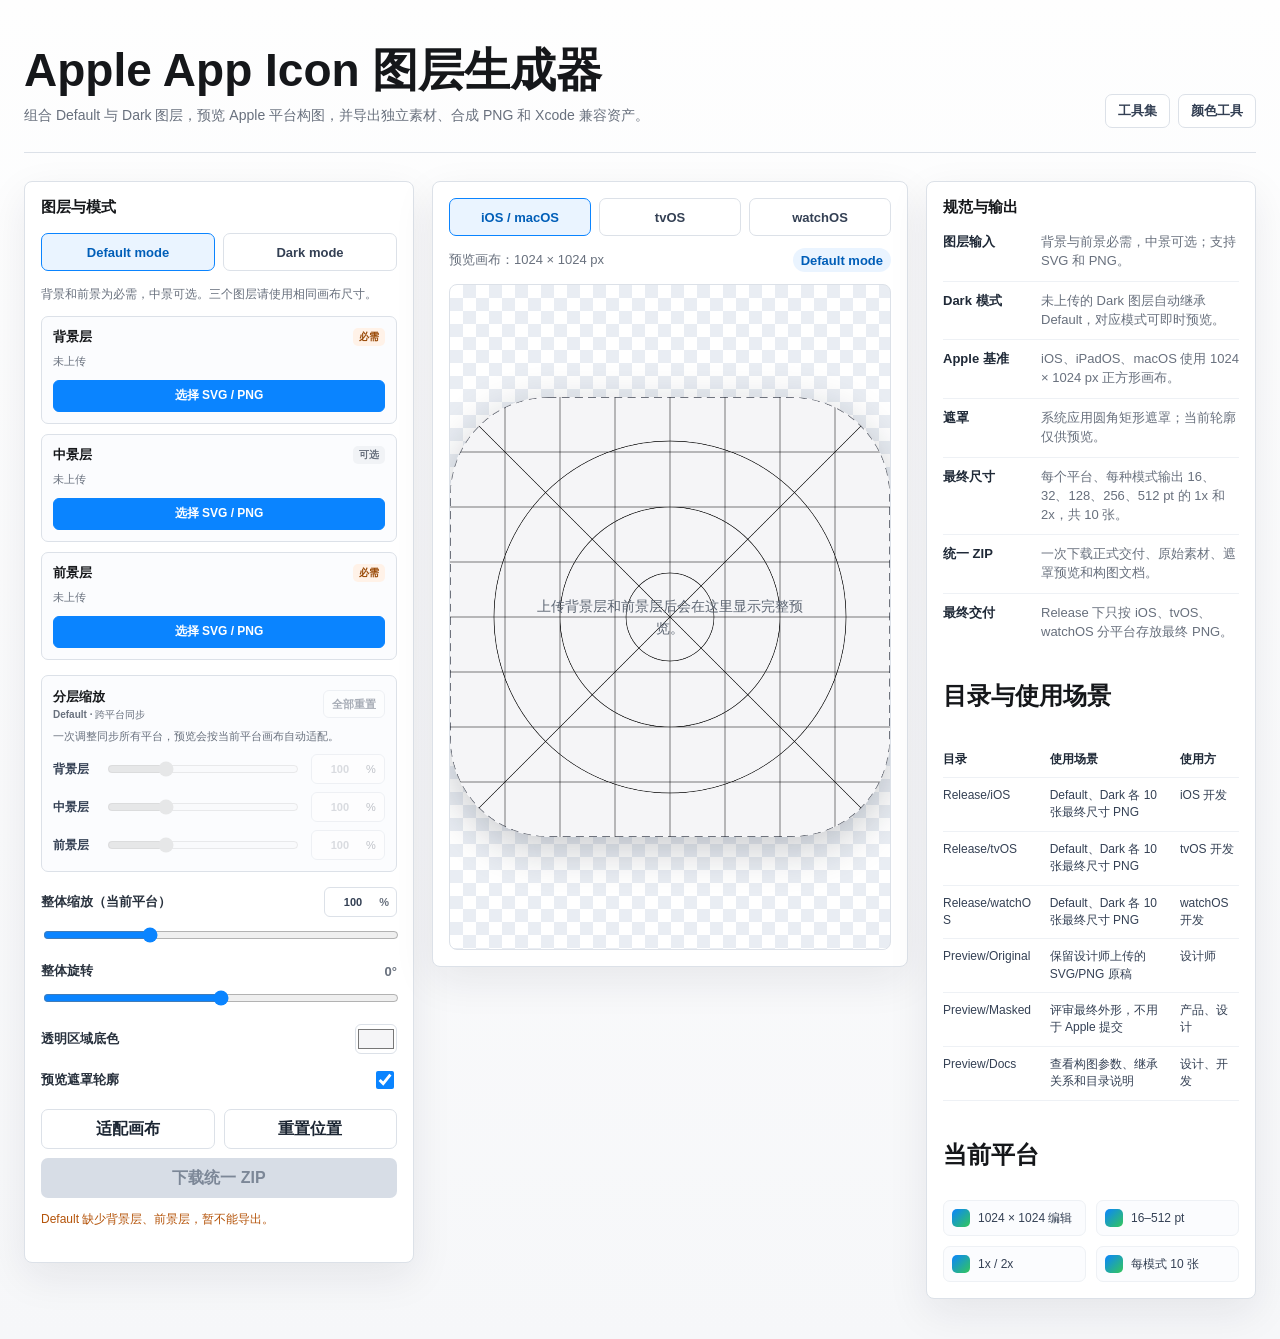
<file: codex/index.html>
<!doctype html>
<html lang="zh-CN">
<head>
  <meta charset="utf-8">
  <meta name="viewport" content="width=device-width, initial-scale=1">
  <title>Apple App Icon 图层生成器</title>
  <style>
    :root {
      color-scheme: light;
      --bg: #f6f7f9;
      --panel: #ffffff;
      --text: #15171a;
      --muted: #68707d;
      --line: #dce1e8;
      --soft-line: #eef1f5;
      --accent: #0a84ff;
      --accent-dark: #0067d5;
      --accent-soft: #eaf4ff;
      --success: #18733c;
      --warn: #b45309;
      --radius: 8px;
      --shadow: 0 14px 42px rgba(20, 31, 49, 0.08);
    }

    * {
      box-sizing: border-box;
    }

    body {
      margin: 0;
      min-height: 100vh;
      overflow-x: hidden;
      background:
        linear-gradient(180deg, rgba(255, 255, 255, 0.88), rgba(246, 247, 249, 0.98)),
        var(--bg);
      color: var(--text);
      font-family: -apple-system, BlinkMacSystemFont, "SF Pro Text", "PingFang SC", "Segoe UI", sans-serif;
    }

    button,
    input {
      font: inherit;
    }

    button:focus-visible,
    input:focus-visible,
    label:has(input:focus-visible) {
      outline: 3px solid rgba(10, 132, 255, 0.28);
      outline-offset: 2px;
    }

    a {
      color: inherit;
      text-decoration: none;
    }

    .page {
      max-width: 1480px;
      margin: 0 auto;
      padding: 28px 24px 40px;
    }

    .topbar {
      display: flex;
      align-items: flex-end;
      justify-content: space-between;
      gap: 20px;
      padding: 18px 0 24px;
      border-bottom: 1px solid var(--line);
    }

    .brand h1 {
      margin: 0;
      font-size: clamp(28px, 4vw, 46px);
      line-height: 1.05;
      letter-spacing: 0;
    }

    .brand p {
      max-width: 820px;
      margin: 10px 0 0;
      color: var(--muted);
      font-size: 14px;
      line-height: 1.7;
    }

    .nav {
      display: flex;
      flex-wrap: wrap;
      justify-content: flex-end;
      gap: 8px;
    }

    .nav a {
      display: inline-flex;
      align-items: center;
      min-height: 34px;
      padding: 7px 12px;
      border: 1px solid var(--line);
      border-radius: 7px;
      background: var(--panel);
      color: #344054;
      font-size: 13px;
      font-weight: 650;
    }

    .nav a:hover {
      border-color: rgba(10, 132, 255, 0.42);
      color: var(--accent-dark);
    }

    .layout {
      display: grid;
      grid-template-columns: minmax(330px, 390px) minmax(430px, 1fr) minmax(280px, 330px);
      gap: 18px;
      align-items: start;
      padding-top: 28px;
    }

    .layout > *,
    .panel,
    .panel-body,
    .appearance-tabs,
    .platform-tabs,
    .layer-card,
    .layer-actions {
      min-width: 0;
    }

    .panel {
      border: 1px solid var(--line);
      border-radius: var(--radius);
      background: var(--panel);
      box-shadow: var(--shadow);
    }

    .panel > h2 {
      margin: 0;
      padding: 16px 16px 0;
      font-size: 15px;
      letter-spacing: 0;
    }

    .panel-body {
      padding: 16px;
    }

    .appearance-tabs,
    .platform-tabs {
      display: grid;
      gap: 8px;
    }

    .appearance-tabs {
      grid-template-columns: repeat(2, minmax(0, 1fr));
      margin-bottom: 14px;
    }

    .platform-tabs {
      grid-template-columns: repeat(3, minmax(0, 1fr));
      margin-bottom: 12px;
    }

    .tab-button {
      min-height: 38px;
      padding: 7px 8px;
      border: 1px solid var(--line);
      border-radius: 7px;
      background: var(--panel);
      color: #344054;
      cursor: pointer;
      font-size: 13px;
      font-weight: 720;
    }

    .tab-button.active {
      border-color: var(--accent);
      background: var(--accent-soft);
      color: #005eb8;
    }

    .mode-note {
      margin: 0 0 12px;
      color: var(--muted);
      font-size: 12px;
      line-height: 1.55;
    }

    .mode-panel[hidden] {
      display: none;
    }

    .layer-list {
      display: grid;
      gap: 10px;
    }

    .layer-card {
      padding: 11px;
      border: 1px solid var(--line);
      border-radius: 7px;
      background: #fbfcfe;
    }

    .layer-card.has-file {
      border-color: rgba(24, 115, 60, 0.32);
      background: #f7fcf8;
    }

    .layer-card.inherited {
      border-color: rgba(10, 132, 255, 0.28);
      background: #f6faff;
    }

    .layer-head,
    .layer-actions,
    .control-row,
    .switch-row,
    .color-row,
    .stage-toolbar {
      display: flex;
      align-items: center;
      justify-content: space-between;
      gap: 10px;
    }

    .layer-head strong {
      font-size: 13px;
    }

    .requirement {
      padding: 2px 6px;
      border-radius: 5px;
      background: #f1f3f6;
      color: var(--muted);
      font-size: 10px;
      font-weight: 700;
    }

    .requirement.required {
      background: #fff2e8;
      color: #9a4b09;
    }

    .layer-meta {
      min-height: 18px;
      margin: 7px 0 9px;
      overflow: hidden;
      color: var(--muted);
      font-size: 11px;
      line-height: 1.5;
      text-overflow: ellipsis;
      white-space: nowrap;
    }

    .layer-picker,
    .clear-layer {
      display: inline-flex;
      align-items: center;
      justify-content: center;
      min-height: 32px;
      padding: 6px 10px;
      border-radius: 6px;
      cursor: pointer;
      font-size: 12px;
      font-weight: 700;
    }

    .layer-picker {
      flex: 1;
      min-width: 0;
      border: 1px solid var(--accent);
      background: var(--accent);
      color: #fff;
    }

    .clear-layer {
      border: 1px solid var(--line);
      background: var(--panel);
      color: #344054;
    }

    .layer-picker span {
      overflow: hidden;
      text-overflow: ellipsis;
      white-space: nowrap;
    }

    .clear-layer[hidden] {
      display: none;
    }

    .file-input {
      position: absolute;
      inline-size: 1px;
      block-size: 1px;
      opacity: 0;
      pointer-events: none;
    }

    .control {
      margin-top: 15px;
    }

    .layer-scale-panel {
      margin-top: 15px;
      padding: 11px;
      border: 1px solid var(--line);
      border-radius: 7px;
      background: #fbfcfe;
    }

    .layer-scale-head,
    .layer-scale-row {
      display: flex;
      align-items: center;
      gap: 10px;
    }

    .layer-scale-head {
      justify-content: space-between;
    }

    .layer-scale-head strong {
      font-size: 13px;
    }

    .layer-scale-context {
      display: block;
      margin-top: 2px;
      color: var(--muted);
      font-size: 10px;
      font-weight: 560;
    }

    .layer-scale-reset {
      min-height: 28px;
      padding: 4px 8px;
      border: 1px solid var(--line);
      border-radius: 6px;
      background: var(--panel);
      color: #344054;
      cursor: pointer;
      font-size: 11px;
      font-weight: 700;
    }

    .layer-scale-note {
      margin: 6px 0 10px;
      color: var(--muted);
      font-size: 11px;
      line-height: 1.5;
    }

    .layer-scale-list {
      display: grid;
      gap: 8px;
    }

    .layer-scale-name {
      flex: 0 0 42px;
      color: #344054;
      font-size: 12px;
      font-weight: 650;
    }

    .layer-scale-row input {
      min-width: 0;
    }

    .number-field {
      display: inline-flex;
      align-items: center;
      min-height: 30px;
      border: 1px solid var(--line);
      border-radius: 6px;
      background: var(--panel);
      color: var(--muted);
      font-size: 11px;
      font-variant-numeric: tabular-nums;
    }

    .number-field:focus-within {
      border-color: var(--accent);
      box-shadow: 0 0 0 2px var(--accent-soft);
    }

    .number-field input {
      width: 54px;
      padding: 4px 2px 4px 7px;
      border: 0;
      outline: 0;
      background: transparent;
      color: #344054;
      font: inherit;
      font-weight: 650;
      text-align: right;
    }

    .number-field span {
      padding-right: 7px;
    }

    .layer-scale-row .number-field {
      flex: 0 0 74px;
    }

    .layer-scale-row input:disabled,
    .layer-scale-reset:disabled,
    .number-field:has(input:disabled) {
      cursor: not-allowed;
      opacity: 0.42;
    }

    .control-row,
    .switch-row,
    .color-row {
      color: #28313d;
      font-size: 13px;
      font-weight: 650;
    }

    .control-row {
      margin-bottom: 8px;
    }

    .control-row output {
      color: var(--muted);
      font-variant-numeric: tabular-nums;
      font-weight: 560;
    }

    input[type="range"] {
      width: 100%;
      accent-color: var(--accent);
    }

    input[type="color"] {
      width: 42px;
      height: 30px;
      padding: 0;
      border: 1px solid var(--line);
      border-radius: 6px;
      background: transparent;
    }

    .switch-row,
    .color-row {
      margin-top: 14px;
    }

    .switch-row input {
      width: 18px;
      height: 18px;
      accent-color: var(--accent);
    }

    .actions {
      display: grid;
      gap: 9px;
      margin-top: 17px;
    }

    .button {
      display: inline-flex;
      align-items: center;
      justify-content: center;
      min-height: 40px;
      padding: 8px 12px;
      border: 1px solid var(--accent);
      border-radius: 7px;
      background: var(--accent);
      color: #fff;
      cursor: pointer;
      font-weight: 750;
      transition: transform 120ms ease, background 120ms ease, border-color 120ms ease;
    }

    .button:hover {
      background: var(--accent-dark);
    }

    .button:active {
      transform: translateY(1px);
    }

    .button.secondary {
      border-color: var(--line);
      background: var(--panel);
      color: #1c2633;
    }

    .button.secondary:hover {
      background: #f4f6f9;
    }

    .button:disabled {
      border-color: transparent;
      background: #d7dde6;
      color: #7c8797;
      cursor: not-allowed;
      transform: none;
    }

    .button-row {
      display: grid;
      grid-template-columns: repeat(2, minmax(0, 1fr));
      gap: 9px;
    }

    .status {
      min-height: 36px;
      margin: 12px 0 0;
      color: var(--muted);
      font-size: 12px;
      line-height: 1.5;
    }

    .status[data-tone="warning"] {
      color: var(--warn);
    }

    .status[data-tone="success"] {
      color: var(--success);
    }

    .stage-panel {
      padding: 16px;
    }

    .stage-toolbar {
      margin-bottom: 12px;
      color: var(--muted);
      font-size: 13px;
    }

    .mode-indicator {
      display: inline-flex;
      align-items: center;
      min-height: 24px;
      padding: 3px 8px;
      border-radius: 999px;
      background: var(--accent-soft);
      color: #005eb8;
      font-weight: 700;
    }

    .mode-indicator.dark {
      background: #25262a;
      color: #fff;
    }

    .stage-shell {
      display: grid;
      min-height: min(74vh, 820px);
      place-items: center;
      overflow: hidden;
      border: 1px solid var(--line);
      border-radius: var(--radius);
      background:
        linear-gradient(45deg, #e9edf3 25%, transparent 25%),
        linear-gradient(-45deg, #e9edf3 25%, transparent 25%),
        linear-gradient(45deg, transparent 75%, #e9edf3 75%),
        linear-gradient(-45deg, transparent 75%, #e9edf3 75%);
      background-position: 0 0, 0 13px, 13px -13px, -13px 0;
      background-size: 26px 26px;
      touch-action: none;
    }

    .stage-wrap {
      position: relative;
      display: grid;
      width: 100%;
      place-items: center;
    }

    canvas {
      display: block;
      width: min(100%, 74vh);
      max-width: 820px;
      aspect-ratio: 1;
      border-radius: 22.37%;
      background: #fff;
      box-shadow: 0 12px 44px rgba(17, 24, 39, 0.23);
      cursor: grab;
    }

    canvas:active {
      cursor: grabbing;
    }

    .empty-state {
      position: absolute;
      max-width: 300px;
      padding: 12px;
      color: #5d6673;
      font-size: 14px;
      line-height: 1.6;
      text-align: center;
      pointer-events: none;
    }

    .spec-list,
    .size-list {
      display: grid;
      gap: 10px;
      margin: 0;
      padding: 0;
      list-style: none;
    }

    .spec-list li {
      display: grid;
      grid-template-columns: 88px 1fr;
      gap: 10px;
      padding-bottom: 10px;
      border-bottom: 1px solid var(--soft-line);
      font-size: 13px;
      line-height: 1.45;
    }

    .spec-list li:last-child {
      padding-bottom: 0;
      border-bottom: 0;
    }

    .spec-list b {
      color: #1f2937;
    }

    .spec-list span {
      color: var(--muted);
    }

    .delivery-table {
      width: 100%;
      border-collapse: collapse;
      color: #344054;
      font-size: 12px;
      line-height: 1.45;
      table-layout: fixed;
    }

    .delivery-table th,
    .delivery-table td {
      padding: 9px 6px;
      border-bottom: 1px solid var(--soft-line);
      overflow-wrap: anywhere;
      text-align: left;
      vertical-align: top;
    }

    .delivery-table th {
      color: #1f2937;
      font-weight: 720;
    }

    .delivery-table th:first-child,
    .delivery-table td:first-child {
      width: 34%;
      padding-left: 0;
    }

    .delivery-table th:last-child,
    .delivery-table td:last-child {
      width: 22%;
      padding-right: 0;
    }

    .subsection-title {
      padding: 18px 0 10px;
    }

    .size-list {
      grid-template-columns: repeat(2, minmax(0, 1fr));
    }

    .size-pill {
      display: flex;
      align-items: center;
      gap: 8px;
      min-width: 0;
      padding: 8px;
      border: 1px solid var(--soft-line);
      border-radius: 7px;
      background: #fbfcfe;
      color: #344054;
      font-size: 12px;
    }

    .size-dot {
      flex: 0 0 18px;
      width: 18px;
      height: 18px;
      border-radius: 5px;
      background: linear-gradient(135deg, #0a84ff, #34c759);
    }

    .size-pill span {
      overflow-wrap: anywhere;
    }

    @media (max-width: 1160px) {
      .layout {
        grid-template-columns: 360px minmax(420px, 1fr);
      }

      .right-panel {
        grid-column: 1 / -1;
      }
    }

    @media (max-width: 780px) {
      .page {
        padding: 18px 14px 28px;
      }

      .topbar {
        display: block;
      }

      .nav {
        justify-content: flex-start;
        margin-top: 18px;
      }

      .layout {
        grid-template-columns: 1fr;
      }

      .stage-shell {
        min-height: auto;
        padding: 10px;
      }

      canvas {
        width: 100%;
      }
    }

    @media (max-width: 480px) {
      .appearance-tabs,
      .button-row,
      .platform-tabs {
        grid-template-columns: 1fr;
      }

      .stage-toolbar {
        align-items: flex-start;
        flex-direction: column;
      }
    }
  </style>
</head>
<body>
  <main class="page">
    <header class="topbar">
      <div class="brand">
        <h1>Apple App Icon 图层生成器</h1>
        <p>组合 Default 与 Dark 图层，预览 Apple 平台构图，并导出独立素材、合成 PNG 和 Xcode 兼容资产。</p>
      </div>
      <nav class="nav" aria-label="页面导航">
        <a href="tools.html">工具集</a>
        <a href="color.html">颜色工具</a>
      </nav>
    </header>

    <section class="layout" aria-label="图标生成工具">
      <aside class="panel">
        <h2>图层与模式</h2>
        <div class="panel-body">
          <div class="appearance-tabs" role="tablist" aria-label="选择图标模式">
            <button class="tab-button appearance-tab active" type="button" role="tab" aria-selected="true" aria-controls="defaultPanel" data-mode="default">Default mode</button>
            <button class="tab-button appearance-tab" type="button" role="tab" aria-selected="false" aria-controls="darkPanel" data-mode="dark">Dark mode</button>
          </div>

          <section class="mode-panel" id="defaultPanel" role="tabpanel">
            <p class="mode-note">背景和前景为必需，中景可选。三个图层请使用相同画布尺寸。</p>
            <div class="layer-list">
              <div class="layer-card" data-card-mode="default" data-card-layer="background">
                <div class="layer-head">
                  <strong>背景层</strong>
                  <span class="requirement required">必需</span>
                </div>
                <p class="layer-meta">未上传</p>
                <div class="layer-actions">
                  <label class="layer-picker">
                    <span>选择 SVG / PNG</span>
                    <input class="file-input" type="file" accept=".svg,.png,image/svg+xml,image/png" data-mode="default" data-layer="background">
                  </label>
                  <button class="clear-layer" type="button" data-clear-mode="default" data-clear-layer="background" hidden>清除</button>
                </div>
              </div>

              <div class="layer-card" data-card-mode="default" data-card-layer="middle">
                <div class="layer-head">
                  <strong>中景层</strong>
                  <span class="requirement">可选</span>
                </div>
                <p class="layer-meta">未上传</p>
                <div class="layer-actions">
                  <label class="layer-picker">
                    <span>选择 SVG / PNG</span>
                    <input class="file-input" type="file" accept=".svg,.png,image/svg+xml,image/png" data-mode="default" data-layer="middle">
                  </label>
                  <button class="clear-layer" type="button" data-clear-mode="default" data-clear-layer="middle" hidden>清除</button>
                </div>
              </div>

              <div class="layer-card" data-card-mode="default" data-card-layer="foreground">
                <div class="layer-head">
                  <strong>前景层</strong>
                  <span class="requirement required">必需</span>
                </div>
                <p class="layer-meta">未上传</p>
                <div class="layer-actions">
                  <label class="layer-picker">
                    <span>选择 SVG / PNG</span>
                    <input class="file-input" type="file" accept=".svg,.png,image/svg+xml,image/png" data-mode="default" data-layer="foreground">
                  </label>
                  <button class="clear-layer" type="button" data-clear-mode="default" data-clear-layer="foreground" hidden>清除</button>
                </div>
              </div>
            </div>
          </section>

          <section class="mode-panel" id="darkPanel" role="tabpanel" hidden>
            <p class="mode-note">Dark 默认继承 Default。只需上传需要替换的图层，背景和前景的有效素材仍保持必需。</p>
            <div class="layer-list">
              <div class="layer-card" data-card-mode="dark" data-card-layer="background">
                <div class="layer-head">
                  <strong>背景层</strong>
                  <span class="requirement required">必需 · 可继承</span>
                </div>
                <p class="layer-meta">等待 Default 背景层</p>
                <div class="layer-actions">
                  <label class="layer-picker">
                    <span>上传 Dark 覆盖</span>
                    <input class="file-input" type="file" accept=".svg,.png,image/svg+xml,image/png" data-mode="dark" data-layer="background">
                  </label>
                  <button class="clear-layer" type="button" data-clear-mode="dark" data-clear-layer="background" hidden>恢复继承</button>
                </div>
              </div>

              <div class="layer-card" data-card-mode="dark" data-card-layer="middle">
                <div class="layer-head">
                  <strong>中景层</strong>
                  <span class="requirement">可选 · 可继承</span>
                </div>
                <p class="layer-meta">Default 未提供中景层</p>
                <div class="layer-actions">
                  <label class="layer-picker">
                    <span>上传 Dark 覆盖</span>
                    <input class="file-input" type="file" accept=".svg,.png,image/svg+xml,image/png" data-mode="dark" data-layer="middle">
                  </label>
                  <button class="clear-layer" type="button" data-clear-mode="dark" data-clear-layer="middle" hidden>恢复继承</button>
                </div>
              </div>

              <div class="layer-card" data-card-mode="dark" data-card-layer="foreground">
                <div class="layer-head">
                  <strong>前景层</strong>
                  <span class="requirement required">必需 · 可继承</span>
                </div>
                <p class="layer-meta">等待 Default 前景层</p>
                <div class="layer-actions">
                  <label class="layer-picker">
                    <span>上传 Dark 覆盖</span>
                    <input class="file-input" type="file" accept=".svg,.png,image/svg+xml,image/png" data-mode="dark" data-layer="foreground">
                  </label>
                  <button class="clear-layer" type="button" data-clear-mode="dark" data-clear-layer="foreground" hidden>恢复继承</button>
                </div>
              </div>
            </div>
          </section>

          <section class="layer-scale-panel" aria-labelledby="layerScaleTitle">
            <div class="layer-scale-head">
              <div>
                <strong id="layerScaleTitle">分层缩放</strong>
                <span class="layer-scale-context" id="layerScaleContext">Default · 跨平台同步</span>
              </div>
              <button class="layer-scale-reset" id="resetLayerScales" type="button">全部重置</button>
            </div>
            <p class="layer-scale-note">一次调整同步所有平台，预览会按当前平台画布自动适配。</p>
            <div class="layer-scale-list">
              <div class="layer-scale-row">
                <label class="layer-scale-name" for="backgroundLayerScale">背景层</label>
                <input class="layer-scale-input" id="backgroundLayerScale" type="range" min="10" max="320" value="100" data-layer="background">
                <label class="number-field">
                  <input class="layer-scale-number" type="number" min="10" max="320" step="1" value="100" data-layer="background" aria-label="背景层缩放百分比">
                  <span>%</span>
                </label>
              </div>
              <div class="layer-scale-row">
                <label class="layer-scale-name" for="middleLayerScale">中景层</label>
                <input class="layer-scale-input" id="middleLayerScale" type="range" min="10" max="320" value="100" data-layer="middle" disabled>
                <label class="number-field">
                  <input class="layer-scale-number" type="number" min="10" max="320" step="1" value="100" data-layer="middle" aria-label="中景层缩放百分比" disabled>
                  <span>%</span>
                </label>
              </div>
              <div class="layer-scale-row">
                <label class="layer-scale-name" for="foregroundLayerScale">前景层</label>
                <input class="layer-scale-input" id="foregroundLayerScale" type="range" min="10" max="320" value="100" data-layer="foreground">
                <label class="number-field">
                  <input class="layer-scale-number" type="number" min="10" max="320" step="1" value="100" data-layer="foreground" aria-label="前景层缩放百分比">
                  <span>%</span>
                </label>
              </div>
            </div>
          </section>

          <div class="control">
            <div class="control-row">
              <label for="scale">整体缩放（当前平台）</label>
              <label class="number-field">
                <input id="scaleNumber" type="number" min="10" max="320" step="1" value="100" aria-label="整体缩放百分比">
                <span>%</span>
              </label>
            </div>
            <input id="scale" type="range" min="10" max="320" value="100">
          </div>

          <div class="control">
            <div class="control-row">
              <label for="rotation">整体旋转</label>
              <output id="rotationValue">0°</output>
            </div>
            <input id="rotation" type="range" min="-180" max="180" value="0">
          </div>

          <div class="color-row">
            <label for="backgroundColor">透明区域底色</label>
            <input id="backgroundColor" type="color" value="#f5f5f7">
          </div>

          <label class="switch-row">
            <span>预览遮罩轮廓</span>
            <input id="maskPreview" type="checkbox" checked>
          </label>

          <div class="actions">
            <div class="button-row">
              <button class="button secondary" id="fitButton" type="button">适配画布</button>
              <button class="button secondary" id="resetButton" type="button">重置位置</button>
            </div>
            <button class="button" id="downloadZip" type="button" disabled>下载统一 ZIP</button>
          </div>

          <p class="status" id="status" aria-live="polite">请上传 Default 背景层和前景层。</p>
        </div>
      </aside>

      <section class="panel stage-panel" aria-label="图标预览">
        <div class="platform-tabs" role="tablist" aria-label="选择平台">
          <button class="tab-button platform-tab active" type="button" data-platform="ios" role="tab" aria-selected="true">iOS / macOS</button>
          <button class="tab-button platform-tab" type="button" data-platform="tvos" role="tab" aria-selected="false">tvOS</button>
          <button class="tab-button platform-tab" type="button" data-platform="watchos" role="tab" aria-selected="false">watchOS</button>
        </div>
        <div class="stage-toolbar">
          <span id="stageSize">预览画布：1024 × 1024 px</span>
          <span class="mode-indicator" id="modeIndicator">Default mode</span>
        </div>
        <div class="stage-shell">
          <div class="stage-wrap">
            <canvas id="previewCanvas" width="1024" height="1024" aria-label="Default mode 图标预览"></canvas>
            <div class="empty-state" id="emptyState">上传背景层和前景层后会在这里显示完整预览。</div>
          </div>
        </div>
      </section>

      <aside class="panel right-panel">
        <h2>规范与输出</h2>
        <div class="panel-body">
          <ul class="spec-list">
            <li><b>图层输入</b><span>背景与前景必需，中景可选；支持 SVG 和 PNG。</span></li>
            <li><b>Dark 模式</b><span>未上传的 Dark 图层自动继承 Default，对应模式可即时预览。</span></li>
            <li><b>Apple 基准</b><span id="specBase">iOS、iPadOS、macOS 使用 1024 × 1024 px 正方形画布。</span></li>
            <li><b>遮罩</b><span id="specMask">正式资产不预裁切；系统在设备上应用最终遮罩。</span></li>
            <li><b>最终尺寸</b><span>每个平台、每种模式输出 16、32、128、256、512 pt 的 1x 和 2x，共 10 张。</span></li>
            <li><b>统一 ZIP</b><span>一次下载正式交付、原始素材、遮罩预览和构图文档。</span></li>
            <li><b>最终交付</b><span>Release 下只按 iOS、tvOS、watchOS 分平台存放最终 PNG。</span></li>
          </ul>

          <h2 class="subsection-title">目录与使用场景</h2>
          <table class="delivery-table">
            <thead>
              <tr><th>目录</th><th>使用场景</th><th>使用方</th></tr>
            </thead>
            <tbody>
              <tr><td>Release/iOS</td><td>Default、Dark 各 10 张最终尺寸 PNG</td><td>iOS 开发</td></tr>
              <tr><td>Release/tvOS</td><td>Default、Dark 各 10 张最终尺寸 PNG</td><td>tvOS 开发</td></tr>
              <tr><td>Release/watchOS</td><td>Default、Dark 各 10 张最终尺寸 PNG</td><td>watchOS 开发</td></tr>
              <tr><td>Preview/Original</td><td>保留设计师上传的 SVG/PNG 原稿</td><td>设计师</td></tr>
              <tr><td>Preview/Masked</td><td>评审最终外形，不用于 Apple 提交</td><td>产品、设计</td></tr>
              <tr><td>Preview/Docs</td><td>查看构图参数、继承关系和目录说明</td><td>设计、开发</td></tr>
            </tbody>
          </table>

          <h2 class="subsection-title">当前平台</h2>
          <ul class="size-list" id="sizeList"></ul>
        </div>
      </aside>
    </section>
  </main>

  <script id="icon-core">
    (function initializeIconCore(root) {
      const EPSILON = 1e-7;
      const MODE_IDS = Object.freeze(['default', 'dark']);
      const LAYER_IDS = Object.freeze(['background', 'middle', 'foreground']);

      function radians(degrees) {
        return degrees * Math.PI / 180;
      }

      function coverScaleForRotation(imageWidth, imageHeight, canvasWidth, canvasHeight, rotation) {
        if ([imageWidth, imageHeight, canvasWidth, canvasHeight].some((value) => !Number.isFinite(value) || value <= 0)) {
          throw new TypeError('Image and canvas dimensions must be positive finite numbers.');
        }

        const angle = radians(rotation);
        const cosine = Math.abs(Math.cos(angle));
        const sine = Math.abs(Math.sin(angle));
        const widthScale = (canvasWidth * cosine + canvasHeight * sine) / imageWidth;
        const heightScale = (canvasWidth * sine + canvasHeight * cosine) / imageHeight;
        return Math.max(widthScale, heightScale);
      }

      function coverageMargins({
        imageWidth,
        imageHeight,
        canvasWidth,
        canvasHeight,
        rotation,
        imageScale,
        offsetX = 0,
        offsetY = 0
      }) {
        const angle = radians(rotation);
        const cosine = Math.cos(angle);
        const sine = Math.sin(angle);
        const projectedOffsetX = cosine * offsetX + sine * offsetY;
        const projectedOffsetY = -sine * offsetX + cosine * offsetY;
        const requiredHalfWidth = (canvasWidth * Math.abs(cosine) + canvasHeight * Math.abs(sine)) / 2;
        const requiredHalfHeight = (canvasWidth * Math.abs(sine) + canvasHeight * Math.abs(cosine)) / 2;

        return {
          horizontal: imageWidth * imageScale / 2 - requiredHalfWidth - Math.abs(projectedOffsetX),
          vertical: imageHeight * imageScale / 2 - requiredHalfHeight - Math.abs(projectedOffsetY)
        };
      }

      function sourceCropPercent(imageWidth, imageHeight, canvasWidth, canvasHeight) {
        const scale = Math.max(canvasWidth / imageWidth, canvasHeight / imageHeight);
        const visibleWidth = Math.min(imageWidth, canvasWidth / scale);
        const visibleHeight = Math.min(imageHeight, canvasHeight / scale);
        return Math.max(0, 1 - visibleWidth * visibleHeight / (imageWidth * imageHeight));
      }

      function centeredLayerRect(artboardWidth, artboardHeight, scalePercent) {
        if ([artboardWidth, artboardHeight, scalePercent].some((value) => !Number.isFinite(value) || value <= 0)) {
          throw new TypeError('Artboard dimensions and layer scale must be positive finite numbers.');
        }

        const scale = scalePercent / 100;
        const width = artboardWidth * scale;
        const height = artboardHeight * scale;
        return {
          x: (artboardWidth - width) / 2,
          y: (artboardHeight - height) / 2,
          width,
          height
        };
      }

      function fittedLayerRect(imageWidth, imageHeight, canvasWidth, canvasHeight, scalePercent, fit = 'contain') {
        if ([imageWidth, imageHeight, canvasWidth, canvasHeight, scalePercent].some((value) => !Number.isFinite(value) || value <= 0)) {
          throw new TypeError('Image, canvas, and scale values must be positive finite numbers.');
        }
        if (fit !== 'contain' && fit !== 'cover') {
          throw new TypeError('Layer fit must be contain or cover.');
        }

        const fitScale = fit === 'cover'
          ? Math.max(canvasWidth / imageWidth, canvasHeight / imageHeight)
          : Math.min(canvasWidth / imageWidth, canvasHeight / imageHeight);
        const scale = fitScale * scalePercent / 100;
        const width = imageWidth * scale;
        const height = imageHeight * scale;
        return {
          x: (canvasWidth - width) / 2,
          y: (canvasHeight - height) / 2,
          width,
          height
        };
      }

      function sanitizeBaseName(fileName) {
        const withoutExtension = String(fileName || '').replace(/\.[^.]+$/, '');
        const normalized = withoutExtension
          .normalize('NFKC')
          .replace(/[\\/\u0000-\u001f\u007f]+/g, '-')
          .replace(/\.{2,}/g, '.')
          .replace(/^[-.\s]+|[-.\s]+$/g, '')
          .slice(0, 80);
        return normalized || 'app-icon';
      }

      function extensionForImage(file) {
        const name = String(file?.name || '').toLowerCase();
        const type = String(file?.type || '').toLowerCase();
        if (type === 'image/svg+xml' || name.endsWith('.svg')) return 'svg';
        if (type === 'image/png' || name.endsWith('.png')) return 'png';
        return null;
      }

      function resolveLayer(sources, mode, layer) {
        const direct = sources?.[mode]?.[layer] || null;
        if (direct || mode === 'default') return direct;
        return sources?.default?.[layer] || null;
      }

      function requiredLayersReady(sources) {
        return Boolean(sources?.default?.background && sources?.default?.foreground);
      }

      function releaseIconVariants() {
        const pointSizes = [16, 32, 128, 256, 512];
        const scales = [1, 2];
        return pointSizes.flatMap((pointSize) => scales.map((scale) => ({
          pointSize,
          scale,
          pixelSize: pointSize * scale
        })));
      }

      function pngUsesTransparency(bytes) {
        const signature = [137, 80, 78, 71, 13, 10, 26, 10];
        if (!(bytes instanceof Uint8Array) || bytes.length < 33 || signature.some((value, index) => bytes[index] !== value)) {
          throw new TypeError('Invalid PNG data.');
        }

        const colorType = bytes[25];
        if (colorType === 4 || colorType === 6) return true;

        const view = new DataView(bytes.buffer, bytes.byteOffset, bytes.byteLength);
        let offset = 8;
        while (offset + 12 <= bytes.length) {
          const length = view.getUint32(offset);
          if (offset + 12 + length > bytes.length) {
            throw new TypeError('Invalid PNG chunk length.');
          }
          const type = String.fromCharCode(bytes[offset + 4], bytes[offset + 5], bytes[offset + 6], bytes[offset + 7]);
          if (type === 'tRNS') return true;
          if (type === 'IDAT' || type === 'IEND') return false;
          offset += 12 + length;
        }

        throw new TypeError('Incomplete PNG data.');
      }

      function assertPlatformRatios(platforms) {
        const expectations = {
          ios: [1, 1],
          tvos: [5, 3],
          watchos: [1, 1]
        };

        Object.entries(expectations).forEach(([id, [ratioWidth, ratioHeight]]) => {
          const platform = platforms[id];
          if (!platform || Math.abs(platform.width * ratioHeight - platform.height * ratioWidth) > EPSILON) {
            throw new Error(`${id} canvas ratio is invalid.`);
          }
        });
      }

      const api = Object.freeze({
        EPSILON,
        LAYER_IDS,
        MODE_IDS,
        assertPlatformRatios,
        centeredLayerRect,
        coverageMargins,
        coverScaleForRotation,
        extensionForImage,
        fittedLayerRect,
        pngUsesTransparency,
        releaseIconVariants,
        requiredLayersReady,
        resolveLayer,
        sanitizeBaseName,
        sourceCropPercent
      });

      if (root) {
        root.IconCore = api;
      }
    })(typeof window === 'object' ? window : null);
  </script>

  <script id="icon-app">
    const {
      EPSILON,
      LAYER_IDS,
      MODE_IDS,
      assertPlatformRatios,
      centeredLayerRect,
      coverageMargins,
      coverScaleForRotation,
      extensionForImage,
      fittedLayerRect,
      pngUsesTransparency,
      releaseIconVariants,
      requiredLayersReady,
      resolveLayer,
      sourceCropPercent
    } = window.IconCore;

    function canvasContext(target, opaque = false) {
      const context = target.getContext('2d', { alpha: !opaque, colorSpace: 'srgb' });
      if (!context) {
        throw new Error('当前浏览器无法创建 Canvas 2D 上下文。');
      }
      const attributes = context.getContextAttributes?.();
      if (opaque && attributes?.alpha !== false) {
        throw new Error('当前浏览器无法创建不透明 Canvas。');
      }
      if (attributes?.colorSpace && attributes.colorSpace !== 'srgb') {
        throw new Error('当前浏览器无法使用 sRGB Canvas。');
      }
      return context;
    }

    const canvas = document.getElementById('previewCanvas');
    const ctx = canvasContext(canvas, true);
    const appearanceTabs = Array.from(document.querySelectorAll('.appearance-tab'));
    const platformTabs = Array.from(document.querySelectorAll('.platform-tab'));
    const modePanels = Array.from(document.querySelectorAll('.mode-panel'));
    const fileInputs = Array.from(document.querySelectorAll('.file-input'));
    const clearButtons = Array.from(document.querySelectorAll('.clear-layer'));
    const layerScaleInputs = Array.from(document.querySelectorAll('.layer-scale-input'));
    const layerScaleNumbers = Array.from(document.querySelectorAll('.layer-scale-number'));
    const layerScaleContext = document.getElementById('layerScaleContext');
    const resetLayerScalesButton = document.getElementById('resetLayerScales');
    const scaleInput = document.getElementById('scale');
    const scaleNumberInput = document.getElementById('scaleNumber');
    const rotationInput = document.getElementById('rotation');
    const backgroundColorInput = document.getElementById('backgroundColor');
    const maskPreviewInput = document.getElementById('maskPreview');
    const rotationValue = document.getElementById('rotationValue');
    const statusEl = document.getElementById('status');
    const emptyState = document.getElementById('emptyState');
    const sizeList = document.getElementById('sizeList');
    const stageSize = document.getElementById('stageSize');
    const modeIndicator = document.getElementById('modeIndicator');
    const specBase = document.getElementById('specBase');
    const specMask = document.getElementById('specMask');
    const downloadZipButton = document.getElementById('downloadZip');
    const exportButtons = [downloadZipButton];

    const makeTransform = () => ({
      scalePercent: 100,
      rotation: 0,
      offsetX: 0,
      offsetY: 0
    });

    const makePlatformTransforms = () => ({
      ios: makeTransform(),
      tvos: makeTransform(),
      watchos: makeTransform()
    });

    const makeLayerSlots = () => ({
      background: null,
      middle: null,
      foreground: null
    });

    const makeLayerScales = () => ({
      background: 100,
      middle: 100,
      foreground: 100
    });

    const makeCompositeCache = () => ({
      ios: null,
      tvos: null,
      watchos: null
    });

    const state = {
      modeId: 'default',
      platformId: 'ios',
      sources: {
        default: makeLayerSlots(),
        dark: makeLayerSlots()
      },
      transforms: {
        default: makePlatformTransforms(),
        dark: makePlatformTransforms()
      },
      layerScales: {
        default: makeLayerScales(),
        dark: makeLayerScales()
      },
      backgroundColors: {
        default: '#f5f5f7',
        dark: '#1c1c1e'
      },
      compositeCache: {
        default: makeCompositeCache(),
        dark: makeCompositeCache()
      },
      exporting: false,
      dragging: false,
      lastX: 0,
      lastY: 0
    };

    const platforms = {
      ios: {
        id: 'ios',
        label: 'iOS-macOS',
        releaseDirectory: 'iOS',
        width: 1024,
        height: 1024,
        guide: 'square',
        sizeLabels: ['1024 × 1024 编辑', '16–512 pt', '1x / 2x', '每模式 10 张'],
        specBase: 'iOS、iPadOS、macOS 使用 1024 × 1024 px 正方形画布。',
        specMask: '系统应用圆角矩形遮罩；当前轮廓仅供预览。'
      },
      tvos: {
        id: 'tvos',
        label: 'tvOS',
        releaseDirectory: 'tvOS',
        width: 800,
        height: 480,
        guide: 'tvos',
        sizeLabels: ['800 × 480 编辑', '16–512 pt', '1x / 2x', '每模式 10 张'],
        specBase: 'tvOS 使用 800 × 480 px 横向画布；正方形源图会居中裁切。',
        specMask: '系统可能在聚焦时裁切边缘；当前轮廓仅供构图预览。'
      },
      watchos: {
        id: 'watchos',
        label: 'watchOS',
        releaseDirectory: 'watchOS',
        width: 1088,
        height: 1088,
        guide: 'watchos',
        sizeLabels: ['1088 × 1088 编辑', '16–512 pt', '1x / 2x', '每模式 10 张'],
        specBase: 'watchOS 使用 1088 × 1088 px 正方形设计画布。',
        specMask: '系统应用圆形遮罩；当前轮廓仅供预览。'
      }
    };

    assertPlatformRatios(platforms);

    function currentModeLabel() {
      return state.modeId === 'dark' ? 'Dark' : 'Default';
    }

    function currentPlatform() {
      return platforms[state.platformId];
    }

    function currentTransform() {
      return state.transforms[state.modeId][state.platformId];
    }

    function currentLayerScales() {
      return state.layerScales[state.modeId];
    }

    function normalizedScalePercent(value, fallback) {
      const parsed = String(value).trim() === '' ? NaN : Number(value);
      if (!Number.isFinite(parsed)) return fallback;
      return Math.min(320, Math.max(10, Math.round(parsed)));
    }

    function setCurrentLayerScale(layer, value) {
      const scales = currentLayerScales();
      scales[layer] = normalizedScalePercent(value, scales[layer]);
      invalidateComposites(state.modeId);
      redraw();
    }

    function setCurrentOverallScale(value) {
      const transform = currentTransform();
      transform.scalePercent = normalizedScalePercent(value, transform.scalePercent);
      redraw();
    }

    function effectiveLayer(mode, layer) {
      return resolveLayer(state.sources, mode, layer);
    }

    function hasAnyEffectiveLayer(mode) {
      return LAYER_IDS.some((layer) => effectiveLayer(mode, layer));
    }

    function isCompositionReady() {
      return requiredLayersReady(state.sources);
    }

    function sourceArtboard() {
      const preferred = state.sources.default.background || effectiveLayer(state.modeId, 'background');
      if (preferred) {
        return {
          width: preferred.image.naturalWidth,
          height: preferred.image.naturalHeight
        };
      }

      for (const mode of MODE_IDS) {
        for (const layer of LAYER_IDS) {
          const source = effectiveLayer(mode, layer);
          if (source) {
            return {
              width: source.image.naturalWidth,
              height: source.image.naturalHeight
            };
          }
        }
      }

      return {
        width: currentPlatform().width,
        height: currentPlatform().height
      };
    }

    function useHighQualitySmoothing(context) {
      context.imageSmoothingEnabled = true;
      context.imageSmoothingQuality = 'high';
    }

    function invalidateComposites(mode) {
      state.compositeCache[mode] = makeCompositeCache();
      if (mode === 'default') {
        state.compositeCache.dark = makeCompositeCache();
      }
    }

    function buildComposite(mode, platform) {
      if (state.compositeCache[mode][platform.id]) {
        return state.compositeCache[mode][platform.id];
      }

      const output = document.createElement('canvas');
      output.width = platform.width;
      output.height = platform.height;
      const outputContext = canvasContext(output, true);
      useHighQualitySmoothing(outputContext);
      outputContext.fillStyle = state.backgroundColors[mode];
      outputContext.fillRect(0, 0, output.width, output.height);

      LAYER_IDS.forEach((layer) => {
        const source = effectiveLayer(mode, layer);
        if (source) {
          const rect = fittedLayerRect(
            source.image.naturalWidth,
            source.image.naturalHeight,
            output.width,
            output.height,
            state.layerScales[mode][layer],
            layer === 'background' ? 'cover' : 'contain'
          );
          outputContext.drawImage(source.image, rect.x, rect.y, rect.width, rect.height);
        }
      });

      state.compositeCache[mode][platform.id] = output;
      return output;
    }

    function fittedCompositeScale(platform, mode, transform) {
      return coverScaleForRotation(
        platform.width,
        platform.height,
        platform.width,
        platform.height,
        transform.rotation
      ) * transform.scalePercent / 100;
    }

    function drawRoundedRect(context, x, y, width, height, radius) {
      const r = Math.min(radius, width / 2, height / 2);
      context.beginPath();
      context.moveTo(x + r, y);
      context.arcTo(x + width, y, x + width, y + height, r);
      context.arcTo(x + width, y + height, x, y + height, r);
      context.arcTo(x, y + height, x, y, r);
      context.arcTo(x, y, x + width, y, r);
      context.closePath();
    }

    function drawGuides(context, width, height, platform) {
      const centerX = width / 2;
      const centerY = height / 2;
      const minSide = Math.min(width, height);
      const gridColumns = platform.guide === 'tvos' ? 14 : 8;
      const gridRows = 8;
      const stepX = width / gridColumns;
      const stepY = height / gridRows;

      context.save();
      context.strokeStyle = 'rgba(0, 0, 0, 0.76)';
      context.lineWidth = Math.max(2, minSide / 512);

      for (let i = 1; i < gridColumns; i += 1) {
        context.beginPath();
        context.moveTo(i * stepX, 0);
        context.lineTo(i * stepX, height);
        context.stroke();
      }

      for (let i = 1; i < gridRows; i += 1) {
        context.beginPath();
        context.moveTo(0, i * stepY);
        context.lineTo(width, i * stepY);
        context.stroke();
      }

      context.beginPath();
      context.moveTo(centerX, centerY);
      context.lineTo(0, 0);
      context.moveTo(centerX, centerY);
      context.lineTo(width, 0);
      context.moveTo(centerX, centerY);
      context.lineTo(width, height);
      context.moveTo(centerX, centerY);
      context.lineTo(0, height);
      context.stroke();

      [0.8, 0.5, 0.2].forEach((diameter) => {
        context.beginPath();
        context.arc(centerX, centerY, minSide * diameter / 2, 0, Math.PI * 2);
        context.stroke();
      });

      if (maskPreviewInput.checked) {
        context.save();
        traceIconMask(context, width, height, platform);
        context.strokeStyle = 'rgba(17, 24, 39, 0.58)';
        context.setLineDash([minSide * 0.018, minSide * 0.012]);
        context.lineWidth = Math.max(2, minSide / 256);
        context.stroke();
        context.restore();
      }

      context.restore();
    }

    function renderIcon({
      mode = state.modeId,
      platform = currentPlatform(),
      width = platform.width,
      height = platform.height,
      withGuides = false
    } = {}) {
      const output = document.createElement('canvas');
      output.width = width;
      output.height = height;
      const outputContext = canvasContext(output, true);
      const transform = state.transforms[mode][platform.id];
      const ratioX = width / platform.width;
      const ratioY = height / platform.height;
      const ratio = Math.min(ratioX, ratioY);
      useHighQualitySmoothing(outputContext);
      outputContext.fillStyle = state.backgroundColors[mode];
      outputContext.fillRect(0, 0, width, height);

      if (hasAnyEffectiveLayer(mode)) {
        const source = buildComposite(mode, platform);
        outputContext.save();
        outputContext.translate(width / 2 + transform.offsetX * ratioX, height / 2 + transform.offsetY * ratioY);
        outputContext.rotate(transform.rotation * Math.PI / 180);
        const imageScale = fittedCompositeScale(platform, mode, transform) * ratio;
        outputContext.scale(imageScale, imageScale);
        outputContext.drawImage(source, -source.width / 2, -source.height / 2);
        outputContext.restore();
      }

      if (withGuides) {
        drawGuides(outputContext, width, height, platform);
      }

      return output;
    }

    function renderReleaseIcon({ mode, platform, pixelSize }) {
      if (!Number.isInteger(pixelSize) || pixelSize <= 0) {
        throw new TypeError('导出像素尺寸必须是正整数。');
      }

      const platformIcon = renderIcon({ mode, platform });
      const output = document.createElement('canvas');
      output.width = pixelSize;
      output.height = pixelSize;
      const outputContext = canvasContext(output, true);
      const scale = Math.min(pixelSize / platformIcon.width, pixelSize / platformIcon.height);
      const width = platformIcon.width * scale;
      const height = platformIcon.height * scale;
      useHighQualitySmoothing(outputContext);
      outputContext.fillStyle = state.backgroundColors[mode];
      outputContext.fillRect(0, 0, pixelSize, pixelSize);
      outputContext.drawImage(
        platformIcon,
        (pixelSize - width) / 2,
        (pixelSize - height) / 2,
        width,
        height
      );
      return output;
    }

    function traceIconMask(context, width, height, platform) {
      const minSide = Math.min(width, height);
      if (platform.guide === 'watchos') {
        context.beginPath();
        context.arc(width / 2, height / 2, minSide / 2, 0, Math.PI * 2);
        context.closePath();
      } else {
        drawRoundedRect(context, 0, 0, width, height, platform.guide === 'tvos' ? minSide * 0.08 : minSide * 0.2237);
      }
    }

    function renderMaskedPreview({
      mode = state.modeId,
      platform = currentPlatform(),
      width = platform.width,
      height = platform.height
    } = {}) {
      const standard = renderIcon({ mode, platform, width, height });
      const output = document.createElement('canvas');
      output.width = width;
      output.height = height;
      const outputContext = canvasContext(output);
      useHighQualitySmoothing(outputContext);
      traceIconMask(outputContext, width, height, platform);
      outputContext.clip();
      outputContext.drawImage(standard, 0, 0);
      return output;
    }

    function renderPreparedLayer({ mode, platform, layer }) {
      const source = effectiveLayer(mode, layer);
      if (!source) return null;

      const isBackground = layer === 'background';
      const layerCanvas = document.createElement('canvas');
      layerCanvas.width = platform.width;
      layerCanvas.height = platform.height;
      const layerContext = canvasContext(layerCanvas, isBackground);
      useHighQualitySmoothing(layerContext);
      if (isBackground) {
        layerContext.fillStyle = state.backgroundColors[mode];
        layerContext.fillRect(0, 0, layerCanvas.width, layerCanvas.height);
      }

      const rect = fittedLayerRect(
        source.image.naturalWidth,
        source.image.naturalHeight,
        platform.width,
        platform.height,
        state.layerScales[mode][layer],
        isBackground ? 'cover' : 'contain'
      );
      layerContext.drawImage(source.image, rect.x, rect.y, rect.width, rect.height);

      const output = document.createElement('canvas');
      output.width = platform.width;
      output.height = platform.height;
      const outputContext = canvasContext(output, isBackground);
      useHighQualitySmoothing(outputContext);
      if (isBackground) {
        outputContext.fillStyle = state.backgroundColors[mode];
        outputContext.fillRect(0, 0, output.width, output.height);
      }

      const transform = state.transforms[mode][platform.id];
      outputContext.save();
      outputContext.translate(
        output.width / 2 + transform.offsetX,
        output.height / 2 + transform.offsetY
      );
      outputContext.rotate(transform.rotation * Math.PI / 180);
      const imageScale = fittedCompositeScale(platform, mode, transform);
      outputContext.scale(imageScale, imageScale);
      outputContext.drawImage(layerCanvas, -layerCanvas.width / 2, -layerCanvas.height / 2);
      outputContext.restore();
      return output;
    }

    function setStatus(message, tone = 'info') {
      statusEl.textContent = message;
      statusEl.dataset.tone = tone;
    }

    function updateLayerCards() {
      document.querySelectorAll('.layer-card').forEach((card) => {
        const mode = card.dataset.cardMode;
        const layer = card.dataset.cardLayer;
        const direct = state.sources[mode][layer];
        const inherited = mode === 'dark' && !direct ? state.sources.default[layer] : null;
        const meta = card.querySelector('.layer-meta');
        const clearButton = card.querySelector('.clear-layer');

        card.classList.toggle('has-file', Boolean(direct));
        card.classList.toggle('inherited', Boolean(inherited));
        clearButton.hidden = !direct;

        if (direct) {
          meta.textContent = `${direct.file.name} · ${direct.image.naturalWidth} × ${direct.image.naturalHeight}`;
        } else if (inherited) {
          meta.textContent = `继承 Default · ${inherited.file.name}`;
        } else if (mode === 'dark') {
          meta.textContent = layer === 'middle' ? 'Default 未提供中景层' : `等待 Default ${layer === 'background' ? '背景' : '前景'}层`;
        } else {
          meta.textContent = '未上传';
        }
      });
    }

    function updateLayerScaleControls() {
      const scales = currentLayerScales();
      layerScaleContext.textContent = `${currentModeLabel()} · 跨平台同步`;

      layerScaleInputs.forEach((input) => {
        const layer = input.dataset.layer;
        input.value = scales[layer];
        input.disabled = !effectiveLayer(state.modeId, layer);
        input.setAttribute('aria-label', `${currentModeLabel()} ${layer === 'background' ? '背景层' : layer === 'middle' ? '中景层' : '前景层'}缩放`);
      });

      layerScaleNumbers.forEach((input) => {
        const layer = input.dataset.layer;
        input.value = scales[layer];
        input.disabled = !effectiveLayer(state.modeId, layer);
        input.setAttribute('aria-label', `${currentModeLabel()} ${layer === 'background' ? '背景层' : layer === 'middle' ? '中景层' : '前景层'}缩放百分比`);
      });

      resetLayerScalesButton.disabled = !hasAnyEffectiveLayer(state.modeId);
    }

    function updateSizeList() {
      sizeList.innerHTML = currentPlatform().sizeLabels.map((label) => `
        <li class="size-pill"><i class="size-dot"></i><span>${label}</span></li>
      `).join('');
    }

    function updateTabs() {
      appearanceTabs.forEach((tab) => {
        const active = tab.dataset.mode === state.modeId;
        tab.classList.toggle('active', active);
        tab.setAttribute('aria-selected', String(active));
        tab.tabIndex = active ? 0 : -1;
      });

      modePanels.forEach((panel) => {
        panel.hidden = panel.id !== `${state.modeId}Panel`;
      });

      platformTabs.forEach((tab) => {
        const active = tab.dataset.platform === state.platformId;
        tab.classList.toggle('active', active);
        tab.setAttribute('aria-selected', String(active));
        tab.tabIndex = active ? 0 : -1;
      });
    }

    function updateSourceStatus() {
      const missing = [];
      if (!state.sources.default.background) missing.push('背景层');
      if (!state.sources.default.foreground) missing.push('前景层');

      if (missing.length) {
        setStatus(`Default 缺少${missing.join('、')}，暂不能导出。`, 'warning');
        return;
      }

      const platform = currentPlatform();
      const mode = state.modeId;
      const transform = currentTransform();
      const artboard = sourceArtboard();
      const imageScale = fittedCompositeScale(platform, mode, transform);
      const baseScale = coverScaleForRotation(
        artboard.width,
        artboard.height,
        platform.width,
        platform.height,
        transform.rotation
      );
      const margins = coverageMargins({
        imageWidth: platform.width,
        imageHeight: platform.height,
        canvasWidth: platform.width,
        canvasHeight: platform.height,
        rotation: transform.rotation,
        imageScale,
        offsetX: transform.offsetX,
        offsetY: transform.offsetY
      });
      const cropPercent = sourceCropPercent(
        artboard.width,
        artboard.height,
        platform.width,
        platform.height
      );
      const effectiveSources = LAYER_IDS.map((layer) => effectiveLayer(mode, layer)).filter(Boolean);
      const mismatched = effectiveSources.some((source) => (
        source.image.naturalWidth !== artboard.width || source.image.naturalHeight !== artboard.height
      ));
      const warnings = [];

      if (mismatched) {
        warnings.push('有效图层尺寸不一致，已分别按当前平台居中适配');
      }
      if (baseScale > 1 + EPSILON) {
        warnings.push(`背景层需放大 ${Math.round((baseScale - 1) * 100)}%`);
      }
      if (cropPercent >= 0.1) {
        warnings.push(`背景层会裁掉约 ${Math.round(cropPercent * 100)}% 源画布`);
      }
      if (margins.horizontal < -EPSILON || margins.vertical < -EPSILON) {
        warnings.push('当前缩放或位置未覆盖整个画布');
      }

      const inheritedCount = mode === 'dark'
        ? LAYER_IDS.filter((layer) => !state.sources.dark[layer] && state.sources.default[layer]).length
        : 0;
      const readyMessage = mode === 'dark' && inheritedCount
        ? `Dark 有 ${inheritedCount} 个图层继承 Default。`
        : `${currentModeLabel()} 图层已就绪。`;
      setStatus(warnings.length ? `${readyMessage}${warnings.join('；')}。` : `${readyMessage}当前构图覆盖完整。`, warnings.length ? 'warning' : 'success');
    }

    function updateExportButtons() {
      exportButtons.forEach((button) => {
        button.disabled = !isCompositionReady() || state.exporting;
      });
    }

    function redraw() {
      const platform = currentPlatform();
      const transform = currentTransform();
      canvas.width = platform.width;
      canvas.height = platform.height;
      canvas.style.aspectRatio = `${platform.width} / ${platform.height}`;
      canvas.style.borderRadius = maskPreviewInput.checked
        ? platform.guide === 'watchos' ? '50%' : platform.guide === 'tvos' ? '7%' : '22.37%'
        : '0';
      canvas.style.width = platform.guide === 'tvos' ? 'min(100%, 92vh)' : 'min(100%, 74vh)';
      canvas.setAttribute('aria-label', `${currentModeLabel()} mode ${platform.label} 图标预览`);
      stageSize.textContent = `预览画布：${platform.width} × ${platform.height} px`;
      modeIndicator.textContent = `${currentModeLabel()} mode`;
      modeIndicator.classList.toggle('dark', state.modeId === 'dark');
      specBase.textContent = platform.specBase;
      specMask.textContent = platform.specMask;
      backgroundColorInput.value = state.backgroundColors[state.modeId];
      scaleInput.value = transform.scalePercent;
      scaleNumberInput.value = transform.scalePercent;
      rotationInput.value = transform.rotation;
      rotationValue.textContent = `${transform.rotation}°`;
      updateTabs();
      updateLayerCards();
      updateLayerScaleControls();
      updateSizeList();

      const preview = renderIcon({ mode: state.modeId, platform, withGuides: true });
      useHighQualitySmoothing(ctx);
      ctx.clearRect(0, 0, platform.width, platform.height);
      ctx.drawImage(preview, 0, 0);

      const hasLayers = hasAnyEffectiveLayer(state.modeId);
      emptyState.hidden = hasLayers;
      if (!hasLayers) {
        emptyState.textContent = state.modeId === 'dark'
          ? 'Dark 会继承 Default；请先上传 Default 背景层和前景层。'
          : '上传背景层和前景层后会在这里显示完整预览。';
      }

      updateExportButtons();
      if (!state.exporting) updateSourceStatus();
    }

    function isSupportedLayerFile(file) {
      return Boolean(file && extensionForImage(file));
    }

    function loadLayerFile(mode, layer, file) {
      if (!isSupportedLayerFile(file)) {
        setStatus('仅支持 SVG 或 PNG 图层。', 'warning');
        return;
      }

      const objectUrl = URL.createObjectURL(file);
      const image = new Image();
      image.onload = () => {
        URL.revokeObjectURL(objectUrl);
        state.sources[mode][layer] = {
          file,
          image,
          extension: extensionForImage(file)
        };
        if (mode === 'default' && layer === 'background') {
          MODE_IDS.forEach((modeId) => {
            state.layerScales[modeId] = makeLayerScales();
            Object.keys(platforms).forEach((platformId) => {
              state.transforms[modeId][platformId] = makeTransform();
            });
          });
        }
        invalidateComposites(mode);
        redraw();
      };
      image.onerror = () => {
        URL.revokeObjectURL(objectUrl);
        setStatus('图层读取失败，请确认文件是有效的 SVG 或 PNG。', 'warning');
      };
      image.src = objectUrl;
    }

    function clearLayer(mode, layer) {
      state.sources[mode][layer] = null;
      const input = document.querySelector(`.file-input[data-mode="${mode}"][data-layer="${layer}"]`);
      if (input) input.value = '';
      invalidateComposites(mode);
      redraw();
    }

    function fitCurrent() {
      state.transforms[state.modeId][state.platformId] = makeTransform();
      redraw();
    }

    function resetPosition() {
      const transform = currentTransform();
      transform.offsetX = 0;
      transform.offsetY = 0;
      redraw();
    }

    function canvasPoint(event) {
      const rect = canvas.getBoundingClientRect();
      const platform = currentPlatform();
      return {
        x: (event.clientX - rect.left) * platform.width / rect.width,
        y: (event.clientY - rect.top) * platform.height / rect.height
      };
    }

    function canvasToBlob(sourceCanvas, { allowTransparency = false } = {}) {
      return new Promise((resolve, reject) => {
        sourceCanvas.toBlob(async (blob) => {
          if (!blob) {
            reject(new Error('浏览器无法编码 PNG。'));
            return;
          }

          try {
            const bytes = new Uint8Array(await blob.arrayBuffer());
            if (!allowTransparency && pngUsesTransparency(bytes)) {
              reject(new Error('浏览器生成的 PNG 含透明通道，已阻止导出。'));
              return;
            }
            resolve(blob);
          } catch (error) {
            reject(error);
          }
        }, 'image/png');
      });
    }

    function textBlob(text, type = 'application/json;charset=utf-8') {
      return new Blob([text], { type });
    }

    function downloadBlob(blob, filename) {
      const objectUrl = URL.createObjectURL(blob);
      const link = document.createElement('a');
      link.href = objectUrl;
      link.download = filename;
      document.body.appendChild(link);
      link.click();
      link.remove();
      setTimeout(() => URL.revokeObjectURL(objectUrl), 1500);
    }

    function crc32(bytes) {
      let crc = -1;
      for (let i = 0; i < bytes.length; i += 1) {
        crc ^= bytes[i];
        for (let j = 0; j < 8; j += 1) {
          crc = (crc >>> 1) ^ (0xedb88320 & -(crc & 1));
        }
      }
      return (crc ^ -1) >>> 0;
    }

    function uint16(value) {
      return [value & 255, (value >>> 8) & 255];
    }

    function uint32(value) {
      return [value & 255, (value >>> 8) & 255, (value >>> 16) & 255, (value >>> 24) & 255];
    }

    async function createZip(entries) {
      const encoder = new TextEncoder();
      const chunks = [];
      const central = [];
      let offset = 0;

      for (const entry of entries) {
        const nameBytes = encoder.encode(entry.path);
        const data = new Uint8Array(await entry.blob.arrayBuffer());
        const crc = crc32(data);
        const local = new Uint8Array([
          ...uint32(0x04034b50),
          ...uint16(20),
          ...uint16(0x0800),
          ...uint16(0),
          ...uint16(0),
          ...uint16(0),
          ...uint32(crc),
          ...uint32(data.length),
          ...uint32(data.length),
          ...uint16(nameBytes.length),
          ...uint16(0)
        ]);
        chunks.push(local, nameBytes, data);

        const centralHeader = new Uint8Array([
          ...uint32(0x02014b50),
          ...uint16(20),
          ...uint16(20),
          ...uint16(0x0800),
          ...uint16(0),
          ...uint16(0),
          ...uint16(0),
          ...uint32(crc),
          ...uint32(data.length),
          ...uint32(data.length),
          ...uint16(nameBytes.length),
          ...uint16(0),
          ...uint16(0),
          ...uint16(0),
          ...uint16(0),
          ...uint32(0),
          ...uint32(offset)
        ]);
        central.push(centralHeader, nameBytes);
        offset += local.length + nameBytes.length + data.length;
      }

      const centralSize = central.reduce((sum, item) => sum + item.length, 0);
      const end = new Uint8Array([
        ...uint32(0x06054b50),
        ...uint16(0),
        ...uint16(0),
        ...uint16(entries.length),
        ...uint16(entries.length),
        ...uint32(centralSize),
        ...uint32(offset),
        ...uint16(0)
      ]);
      return new Blob([...chunks, ...central, end], { type: 'application/zip' });
    }

    function compositionManifest() {
      const artboard = sourceArtboard();
      const modes = {};

      MODE_IDS.forEach((mode) => {
        modes[mode] = {
          backgroundColor: state.backgroundColors[mode],
          layers: {}
        };
        LAYER_IDS.forEach((layer) => {
          const direct = state.sources[mode][layer];
          const effective = effectiveLayer(mode, layer);
          const modeName = mode === 'dark' ? 'Dark' : 'Default';
          const exportedName = `${String(LAYER_IDS.indexOf(layer) + 1).padStart(2, '0')}-${layer}.${effective?.extension || 'png'}`;
          modes[mode].layers[layer] = effective ? {
            sourceFile: effective.file.name,
            exportedAs: `Preview/Original/${modeName}/${exportedName}`,
            inheritedFrom: mode === 'dark' && !direct ? 'default' : null,
            width: effective.image.naturalWidth,
            height: effective.image.naturalHeight,
            scalePercent: state.layerScales[mode][layer]
          } : null;
        });
      });

      return {
        formatVersion: 4,
        artboard,
        modes,
        layerScaleBehavior: {
          synchronizedAcrossPlatforms: true,
          backgroundFit: 'cover',
          middleAndForegroundFit: 'contain'
        },
        releaseVariants: releaseIconVariants(),
        platformTransforms: state.transforms,
        note: 'Release contains only final PNG icons. Each platform and appearance has 16, 32, 128, 256, and 512 pt variants at 1x and 2x.'
      };
    }

    function originalPreviewEntries(prefix) {
      const entries = [];
      MODE_IDS.forEach((mode) => {
        LAYER_IDS.forEach((layer, index) => {
          const source = effectiveLayer(mode, layer);
          if (!source) return;
          const number = String(index + 1).padStart(2, '0');
          const modeName = mode === 'dark' ? 'Dark' : 'Default';
          entries.push({
            path: `${prefix}${modeName}/${number}-${layer}.${source.extension}`,
            blob: source.file
          });
        });
      });
      return entries;
    }

    async function releaseIconEntries(prefix) {
      const entries = [];
      const variants = releaseIconVariants();
      for (const platform of Object.values(platforms)) {
        for (const mode of MODE_IDS) {
          const modeName = mode === 'dark' ? 'Dark' : 'Default';
          for (const variant of variants) {
            const icon = renderReleaseIcon({
              mode,
              platform,
              pixelSize: variant.pixelSize
            });
            entries.push({
              path: `${prefix}${platform.releaseDirectory}/AppIcon-${modeName}-${variant.pointSize}pt@${variant.scale}x.png`,
              blob: await canvasToBlob(icon)
            });
          }
        }
      }
      return entries;
    }

    async function maskedPreviewEntries(prefix) {
      const entries = [];
      for (const platform of Object.values(platforms)) {
        for (const mode of MODE_IDS) {
          const modeName = mode === 'dark' ? 'Dark' : 'Default';
          const maskedPreview = renderMaskedPreview({ mode, platform });
          entries.push({
            path: `${prefix}${platform.releaseDirectory}/AppIcon-${modeName}-Masked-${platform.width}x${platform.height}.png`,
            blob: await canvasToBlob(maskedPreview, { allowTransparency: true })
          });
        }
      }
      return entries;
    }

    function packageReadme() {
      return [
        'Apple App Icon 统一交付包',
        '',
        'Release：最终开发交付，仅按 iOS、tvOS、watchOS 三个平台分目录，目录内只包含最终 PNG。',
        '每个平台的 Default 与 Dark 各输出 10 张：16、32、128、256、512 pt 分别提供 1x 和 2x。',
        '文件名中的 pt 与 @1x/@2x 用于匹配 Xcode 尺寸槽；同像素尺寸仍保留为不同文件，避免槽位混淆。',
        'Preview/Original：设计师上传的原始 SVG/PNG；Dark 继承的图层会复制 Default 素材。',
        'Preview/Masked：模拟设备最终外形的透明 PNG，仅供评审与展示，不可作为 Apple 提交资产。',
        'Preview/Docs/composition.json：图层来源、继承关系、跨平台缩放、画布和整体变换参数。',
        'Preview/Docs/DIRECTORY-GUIDE.md：目录、使用场景和使用方说明。',
        '',
        'App Store 审核接收的是通过 Xcode 构建提交的 App，不直接接收本 ZIP。',
        '不要将 Preview 中的文件放入 Xcode App Icon 尺寸槽。'
      ].join('\n');
    }

    function directoryGuide() {
      return [
        '# Apple App Icon 目录与使用场景',
        '',
        '| 目录 | 使用场景 | 使用方 |',
        '| --- | --- | --- |',
        '| `Release/iOS` | Default、Dark 各 10 张最终尺寸 PNG | iOS 开发 |',
        '| `Release/tvOS` | Default、Dark 各 10 张最终尺寸 PNG | tvOS 开发 |',
        '| `Release/watchOS` | Default、Dark 各 10 张最终尺寸 PNG | watchOS 开发 |',
        '| `Preview/Original` | 保留设计师上传的 SVG/PNG 原稿 | 设计师 |',
        '| `Preview/Masked` | 评审最终外形，不用于 Apple 提交 | 产品、设计 |',
        '| `Preview/Docs` | 查看构图参数、继承关系和目录说明 | 设计、开发 |'
      ].join('\n');
    }

    async function releaseEntries() {
      return releaseIconEntries('Release/');
    }

    async function exportZip() {
      if (!isCompositionReady() || state.exporting) return;
      state.exporting = true;
      updateExportButtons();
      setStatus('正在生成统一 ZIP...');

      try {
        const entries = await releaseEntries();
        entries.push(
          ...originalPreviewEntries('Preview/Original/'),
          ...(await maskedPreviewEntries('Preview/Masked/')),
          {
            path: 'Preview/Docs/composition.json',
            blob: textBlob(JSON.stringify(compositionManifest(), null, 2))
          },
          {
            path: 'Preview/Docs/README.txt',
            blob: textBlob(`${packageReadme()}\n`, 'text/plain;charset=utf-8')
          },
          {
            path: 'Preview/Docs/DIRECTORY-GUIDE.md',
            blob: textBlob(`${directoryGuide()}\n`, 'text/markdown;charset=utf-8')
          }
        );
        const zip = await createZip(entries);
        downloadBlob(zip, 'AppIcon.zip');
        setStatus('统一 ZIP 已生成。', 'success');
      } catch (error) {
        console.error(error);
        setStatus(`ZIP 生成失败：${error.message}`, 'warning');
      } finally {
        state.exporting = false;
        updateExportButtons();
      }
    }

    function bindRovingTabs(tabs, onSelect) {
      tabs.forEach((tab) => {
        tab.addEventListener('click', () => onSelect(tab));
        tab.addEventListener('keydown', (event) => {
          const currentIndex = tabs.indexOf(tab);
          let nextIndex = currentIndex;

          if (event.key === 'ArrowLeft') {
            nextIndex = (currentIndex - 1 + tabs.length) % tabs.length;
          } else if (event.key === 'ArrowRight') {
            nextIndex = (currentIndex + 1) % tabs.length;
          } else if (event.key === 'Home') {
            nextIndex = 0;
          } else if (event.key === 'End') {
            nextIndex = tabs.length - 1;
          } else {
            return;
          }

          event.preventDefault();
          onSelect(tabs[nextIndex]);
          tabs[nextIndex].focus();
        });
      });
    }

    bindRovingTabs(appearanceTabs, (tab) => {
      state.modeId = tab.dataset.mode;
      redraw();
    });

    bindRovingTabs(platformTabs, (tab) => {
      state.platformId = tab.dataset.platform;
      redraw();
    });

    fileInputs.forEach((input) => {
      input.addEventListener('change', (event) => {
        loadLayerFile(input.dataset.mode, input.dataset.layer, event.target.files[0]);
      });
    });

    clearButtons.forEach((button) => {
      button.addEventListener('click', () => {
        clearLayer(button.dataset.clearMode, button.dataset.clearLayer);
      });
    });

    layerScaleInputs.forEach((input) => {
      input.addEventListener('input', () => {
        setCurrentLayerScale(input.dataset.layer, input.value);
      });
    });

    layerScaleNumbers.forEach((input) => {
      input.addEventListener('change', () => {
        setCurrentLayerScale(input.dataset.layer, input.value);
      });
    });

    resetLayerScalesButton.addEventListener('click', () => {
      state.layerScales[state.modeId] = makeLayerScales();
      invalidateComposites(state.modeId);
      redraw();
    });

    scaleInput.addEventListener('input', () => {
      setCurrentOverallScale(scaleInput.value);
    });

    scaleNumberInput.addEventListener('change', () => {
      setCurrentOverallScale(scaleNumberInput.value);
    });

    rotationInput.addEventListener('input', () => {
      currentTransform().rotation = Number(rotationInput.value);
      redraw();
    });

    backgroundColorInput.addEventListener('input', () => {
      state.backgroundColors[state.modeId] = backgroundColorInput.value;
      invalidateComposites(state.modeId);
      redraw();
    });

    maskPreviewInput.addEventListener('change', redraw);
    document.getElementById('fitButton').addEventListener('click', fitCurrent);
    document.getElementById('resetButton').addEventListener('click', resetPosition);

    downloadZipButton.addEventListener('click', exportZip);

    canvas.addEventListener('pointerdown', (event) => {
      if (!hasAnyEffectiveLayer(state.modeId)) return;
      canvas.setPointerCapture(event.pointerId);
      const point = canvasPoint(event);
      state.dragging = true;
      state.lastX = point.x;
      state.lastY = point.y;
    });

    canvas.addEventListener('pointermove', (event) => {
      if (!state.dragging) return;
      const point = canvasPoint(event);
      const transform = currentTransform();
      transform.offsetX += point.x - state.lastX;
      transform.offsetY += point.y - state.lastY;
      state.lastX = point.x;
      state.lastY = point.y;
      redraw();
    });

    canvas.addEventListener('pointerup', () => {
      state.dragging = false;
    });

    canvas.addEventListener('pointercancel', () => {
      state.dragging = false;
    });

    redraw();
  </script>
</body>
</html>
</file>
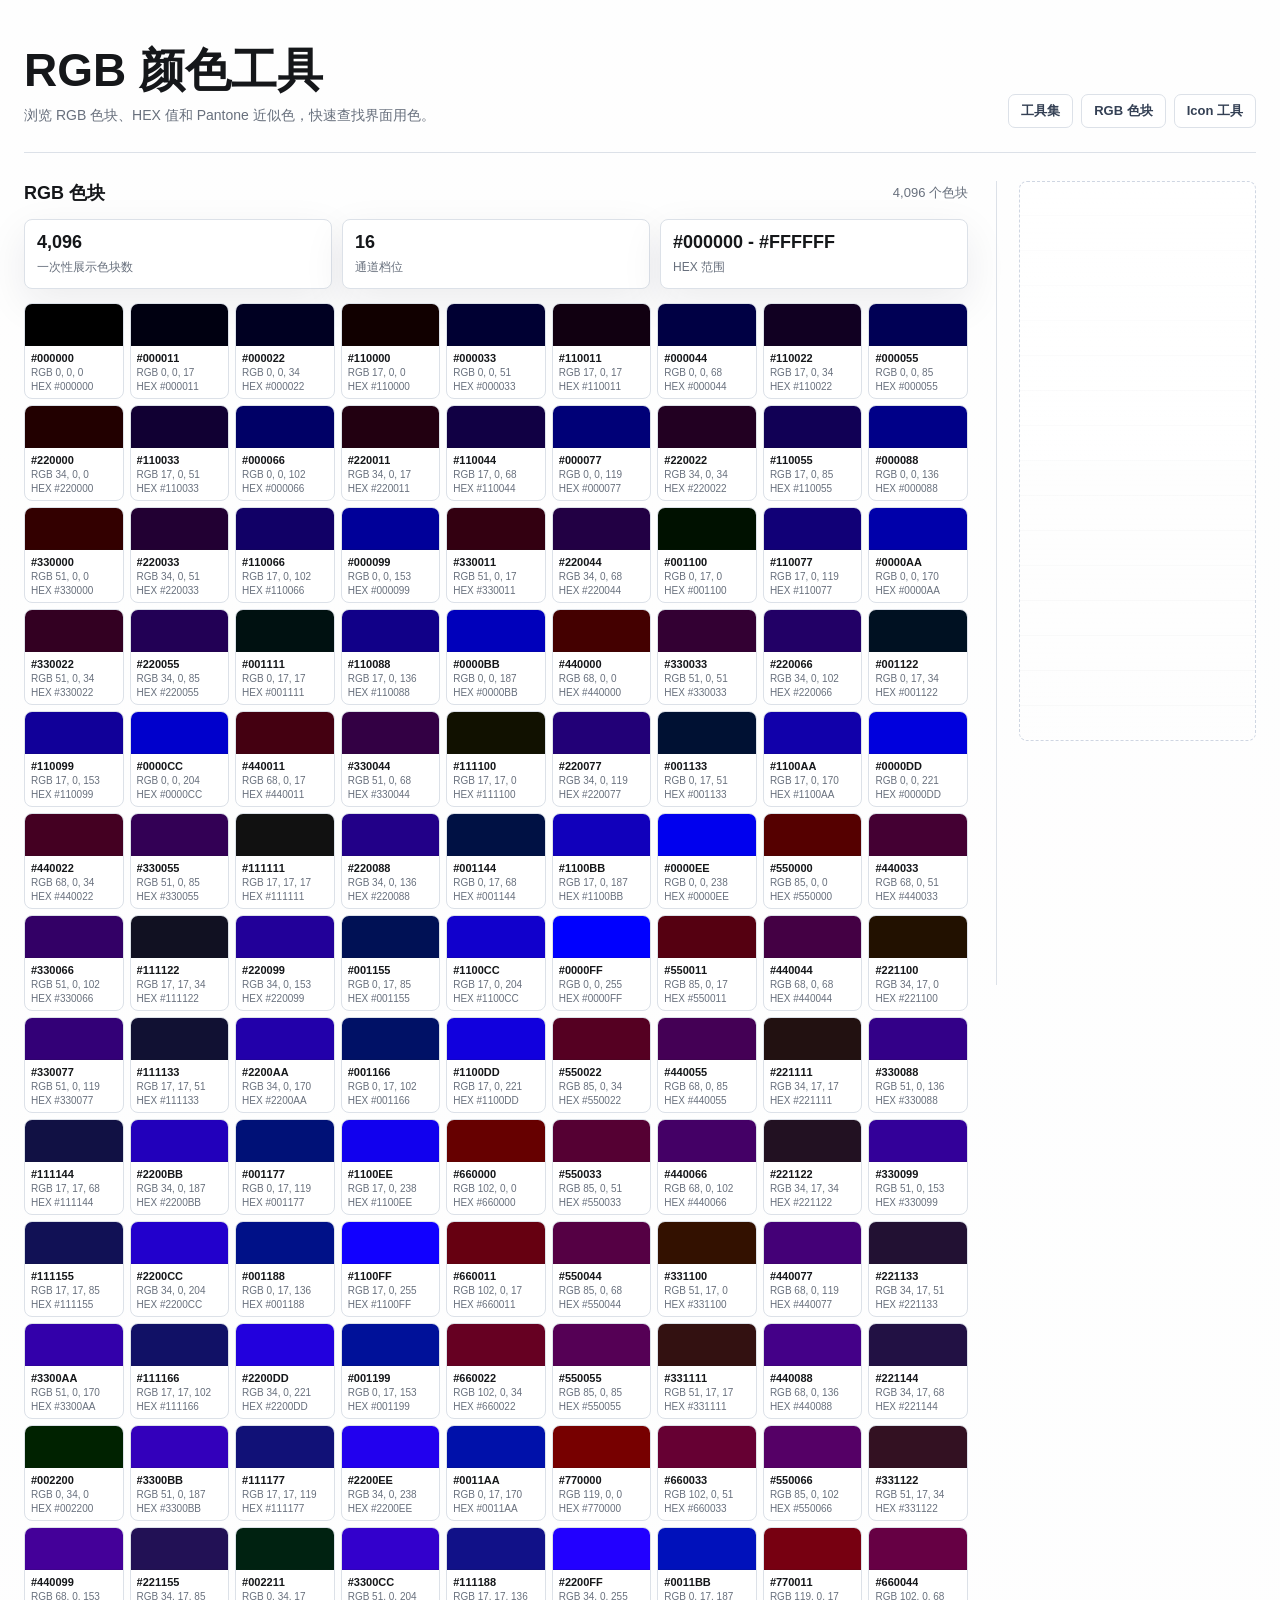
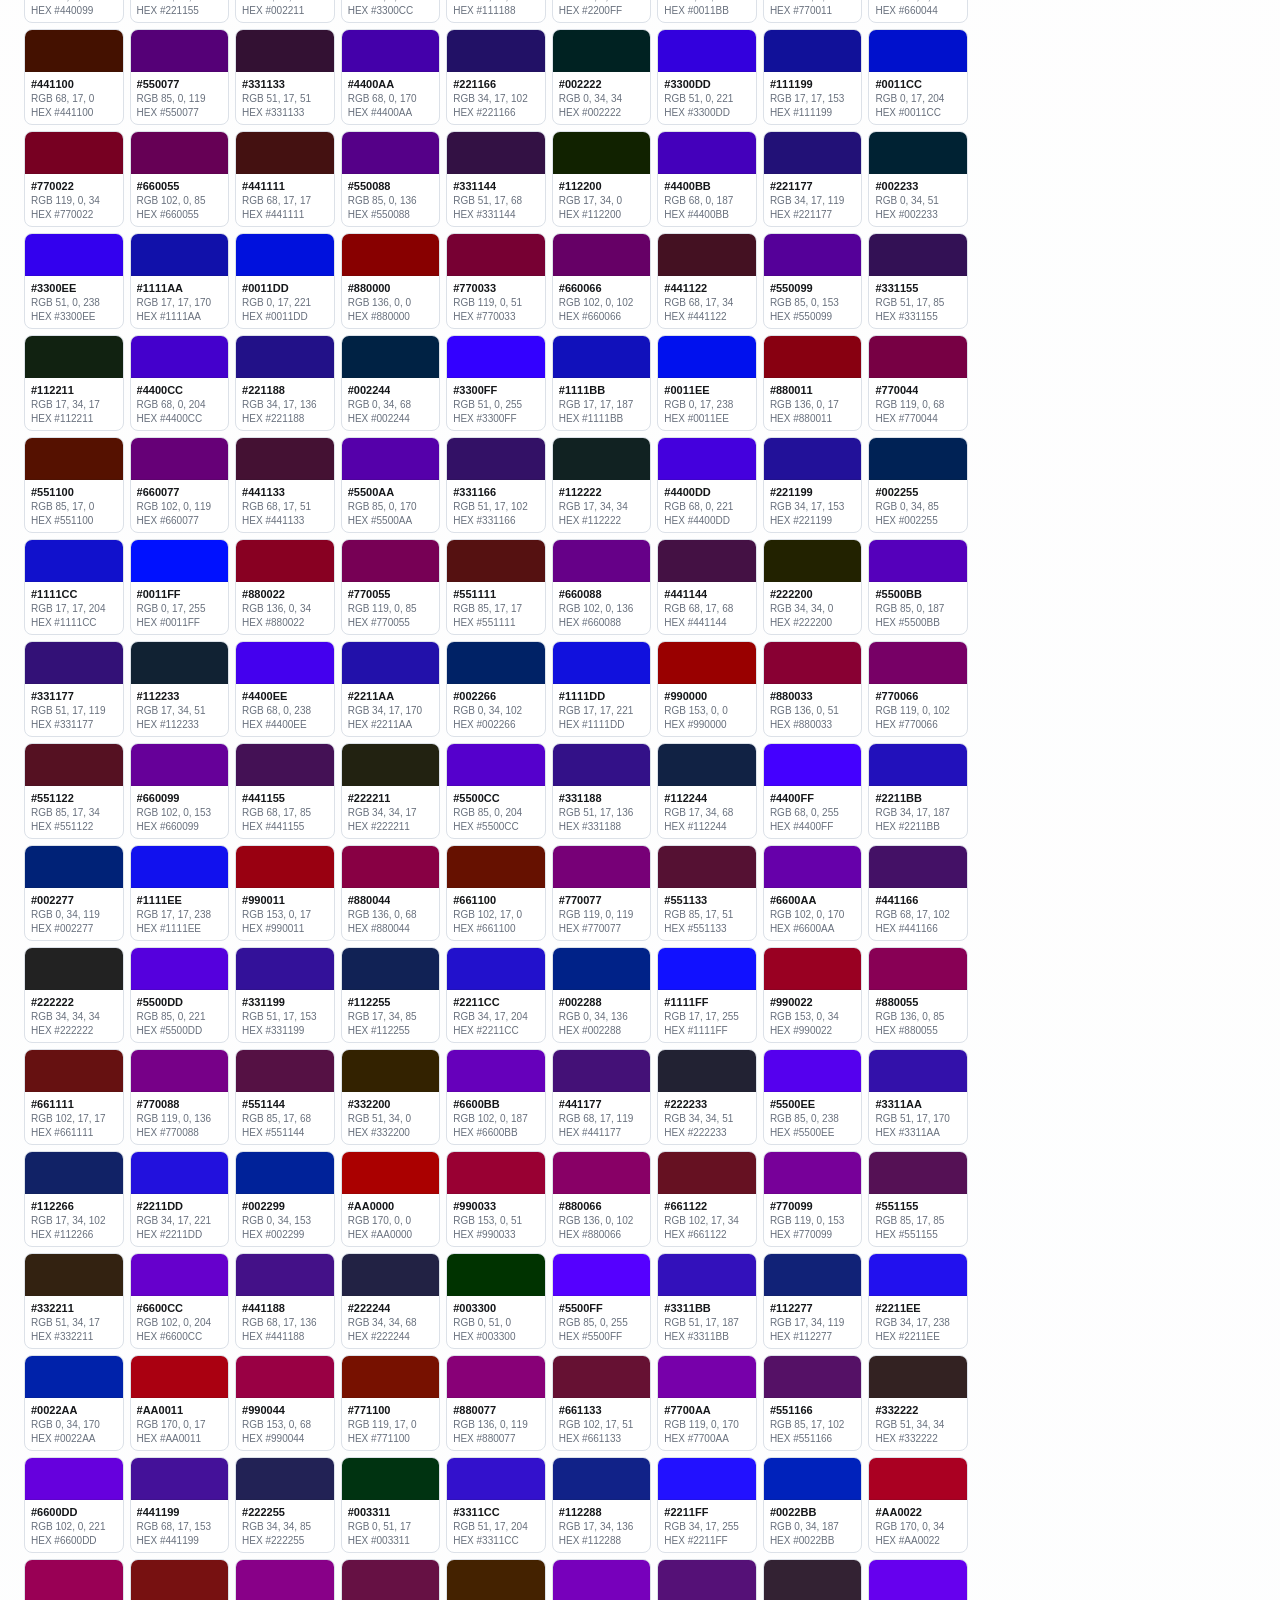
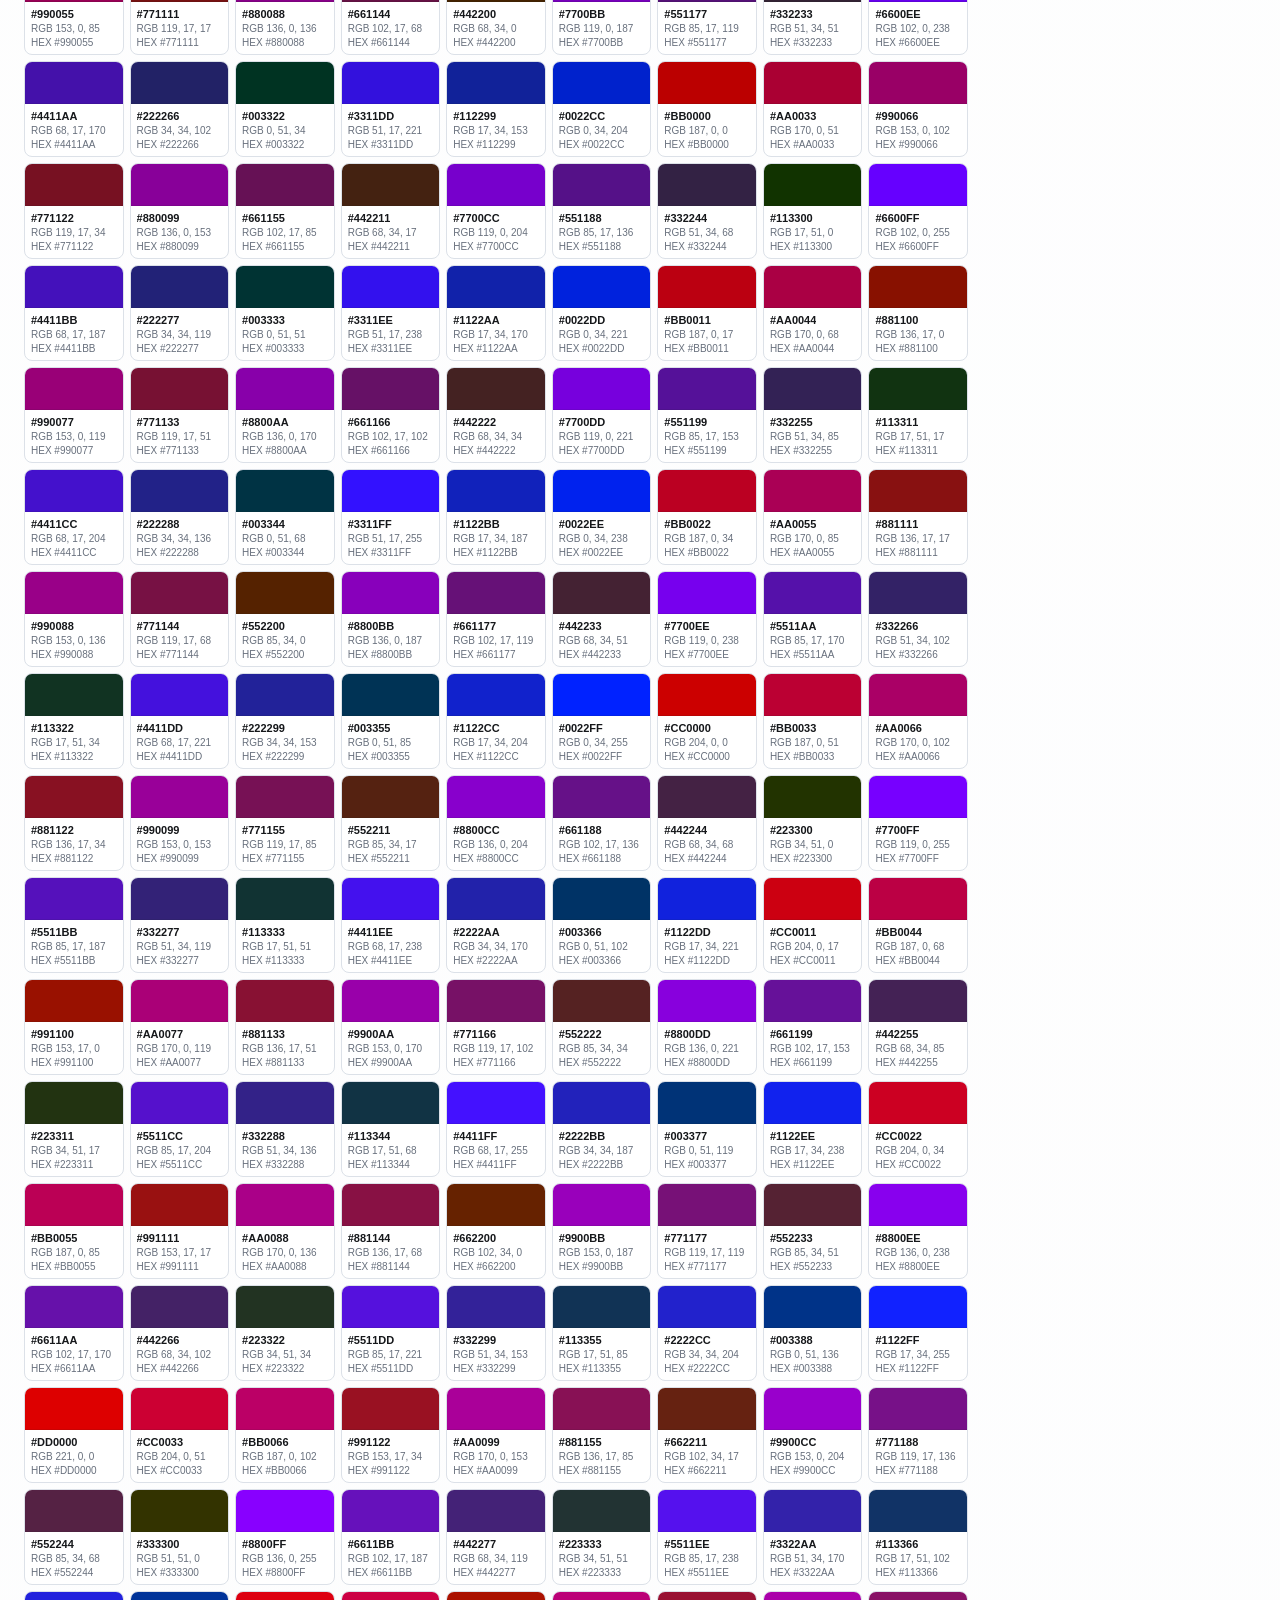
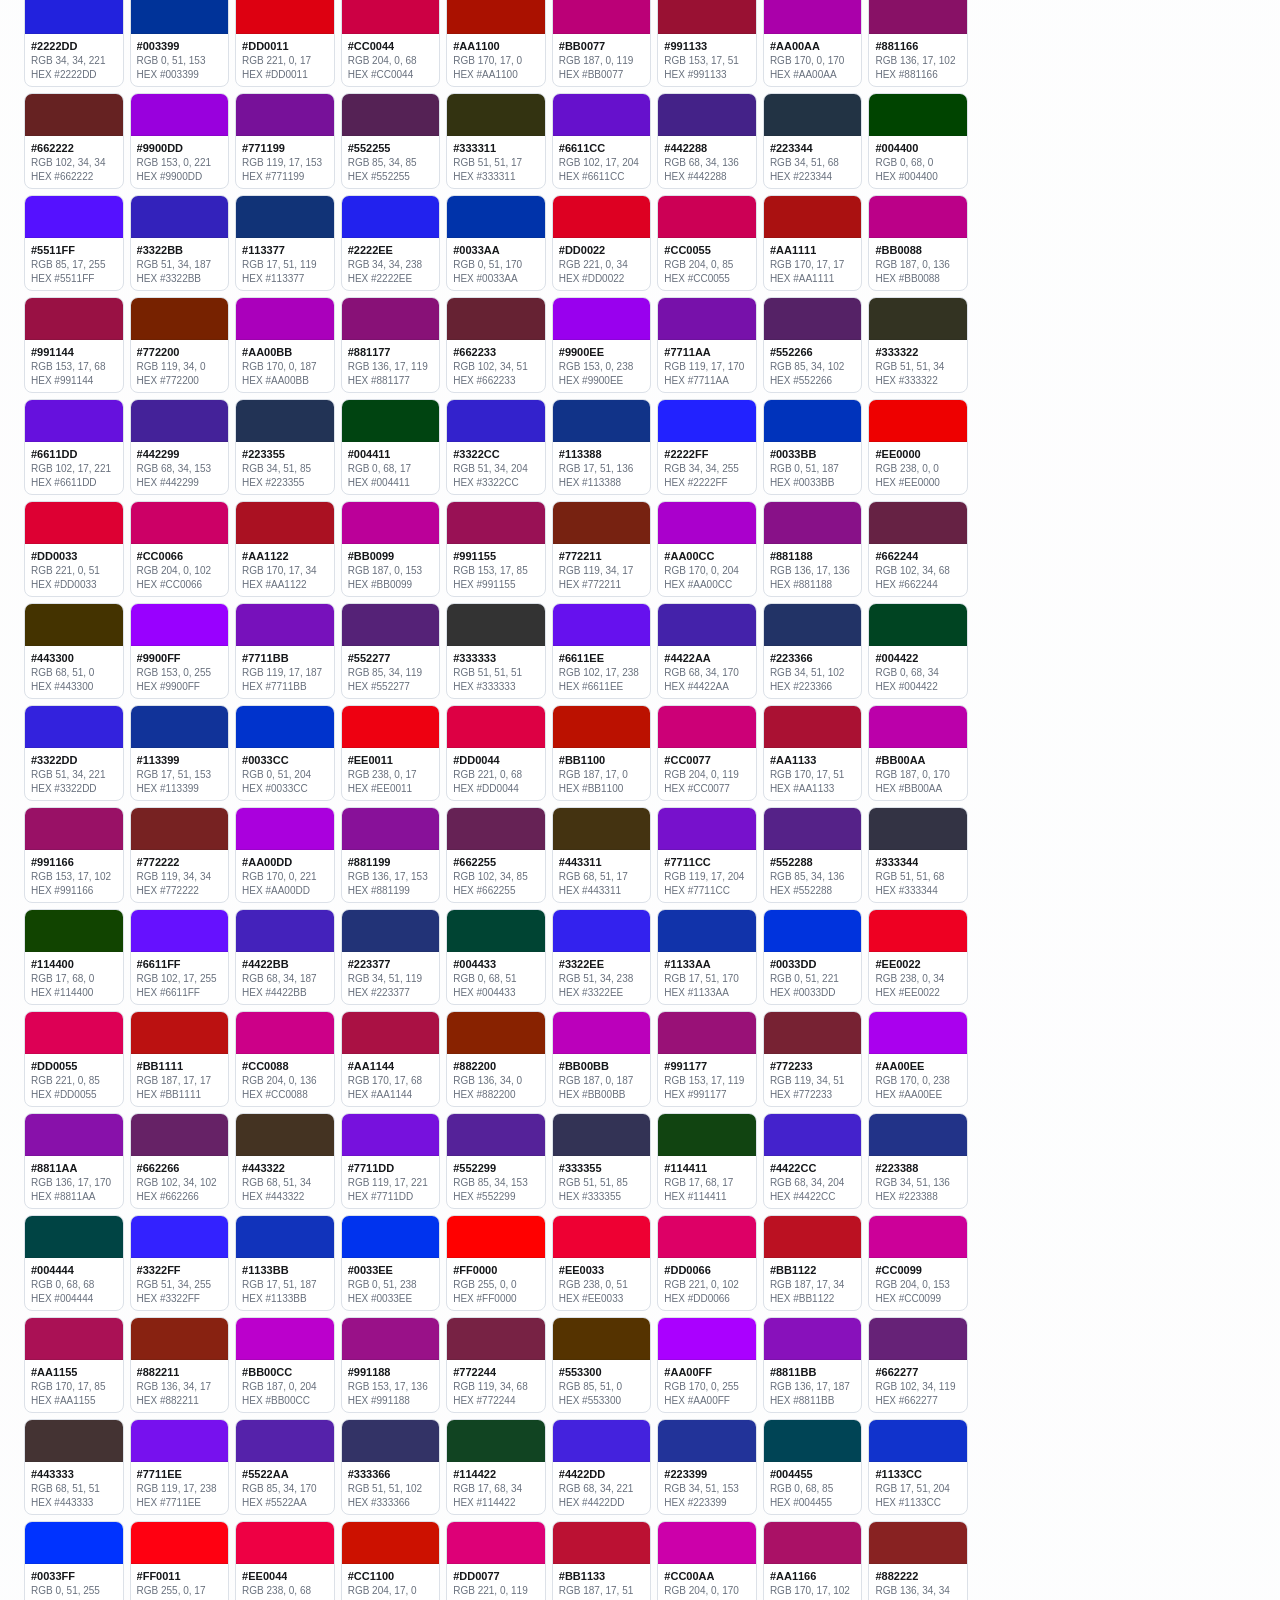
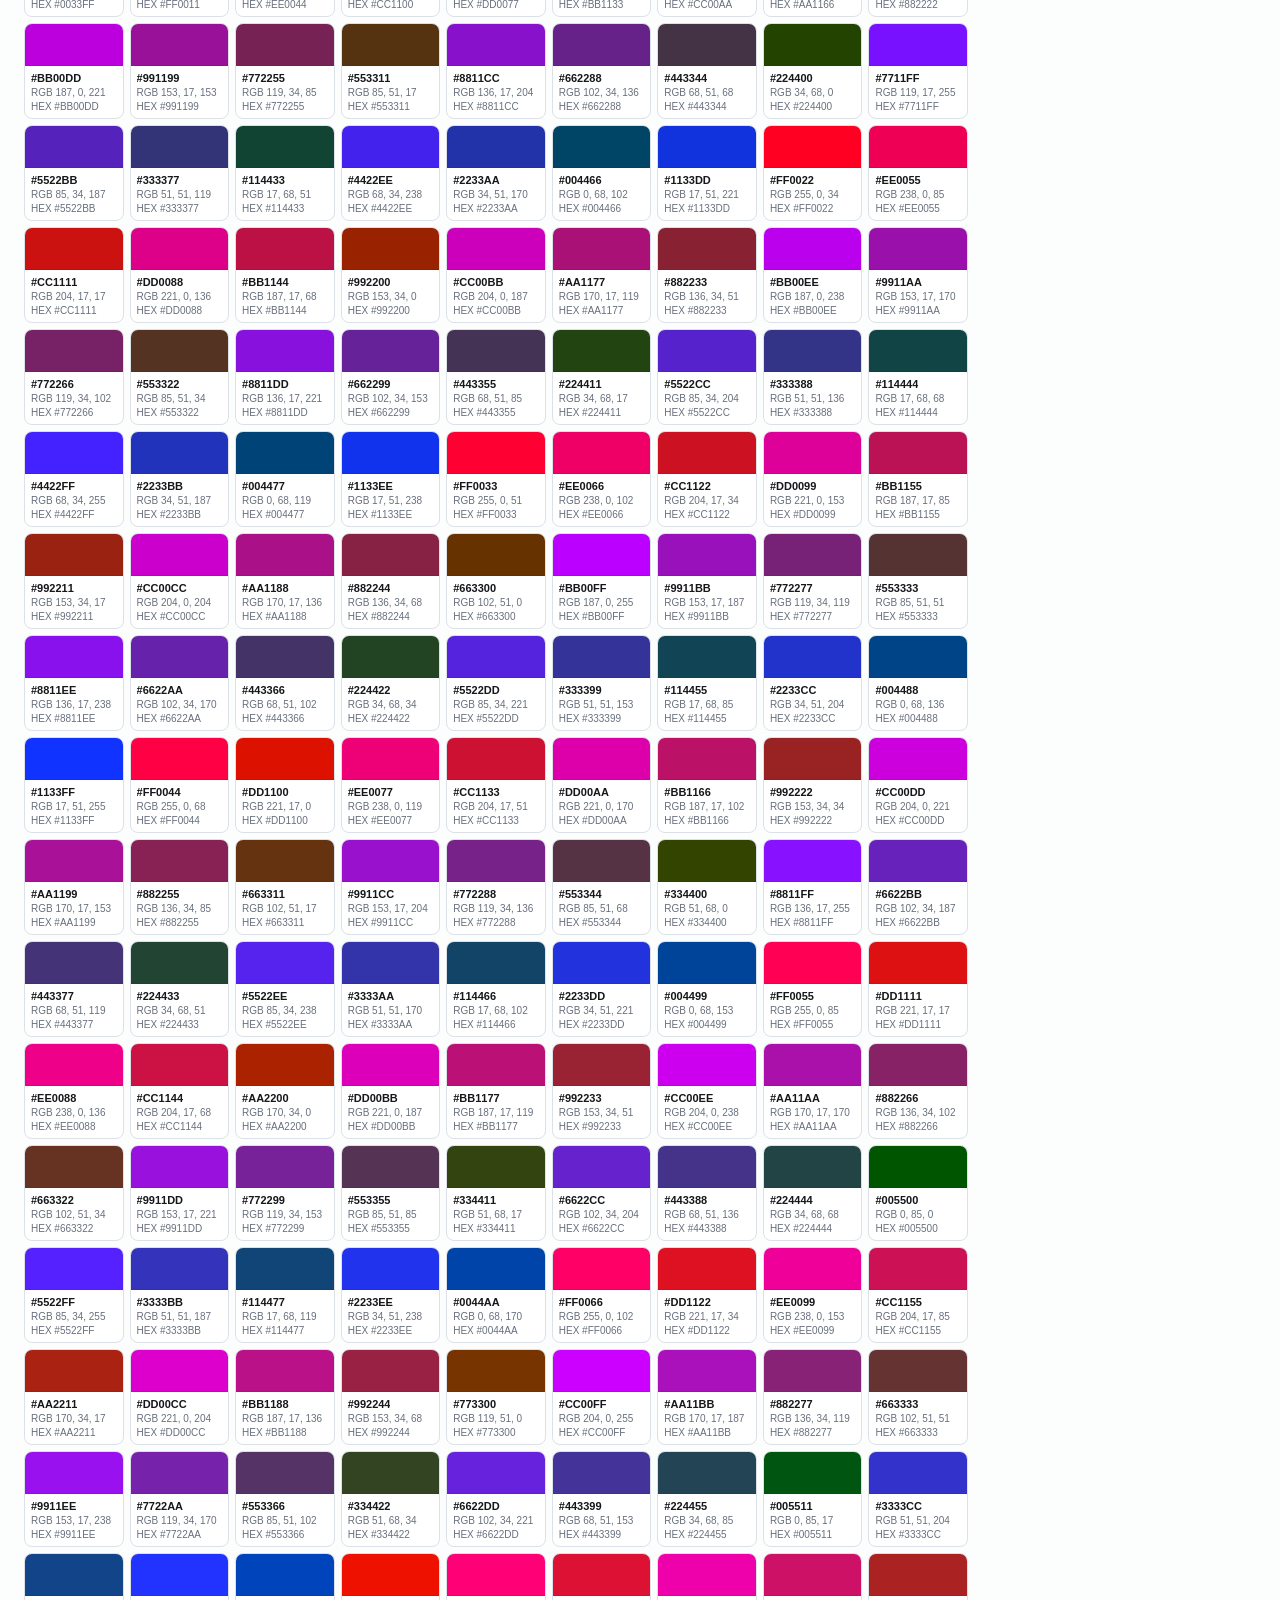
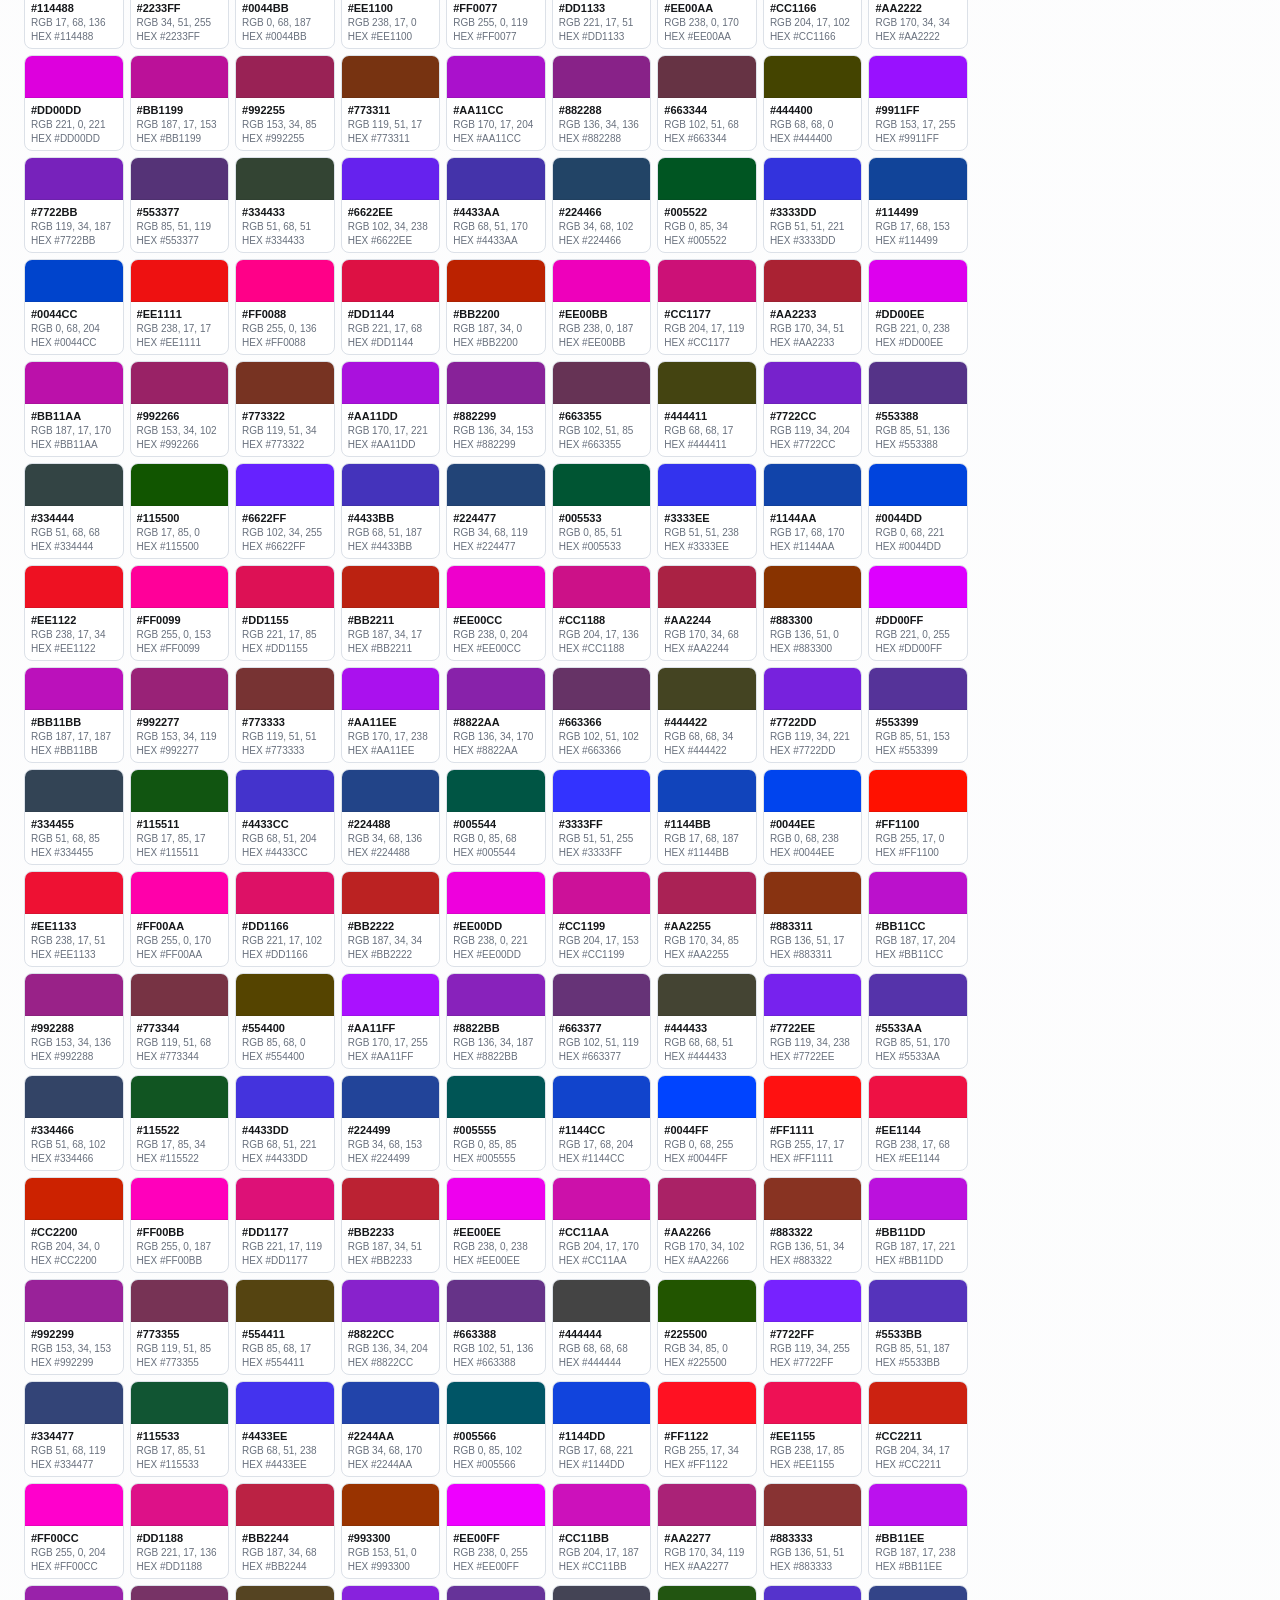
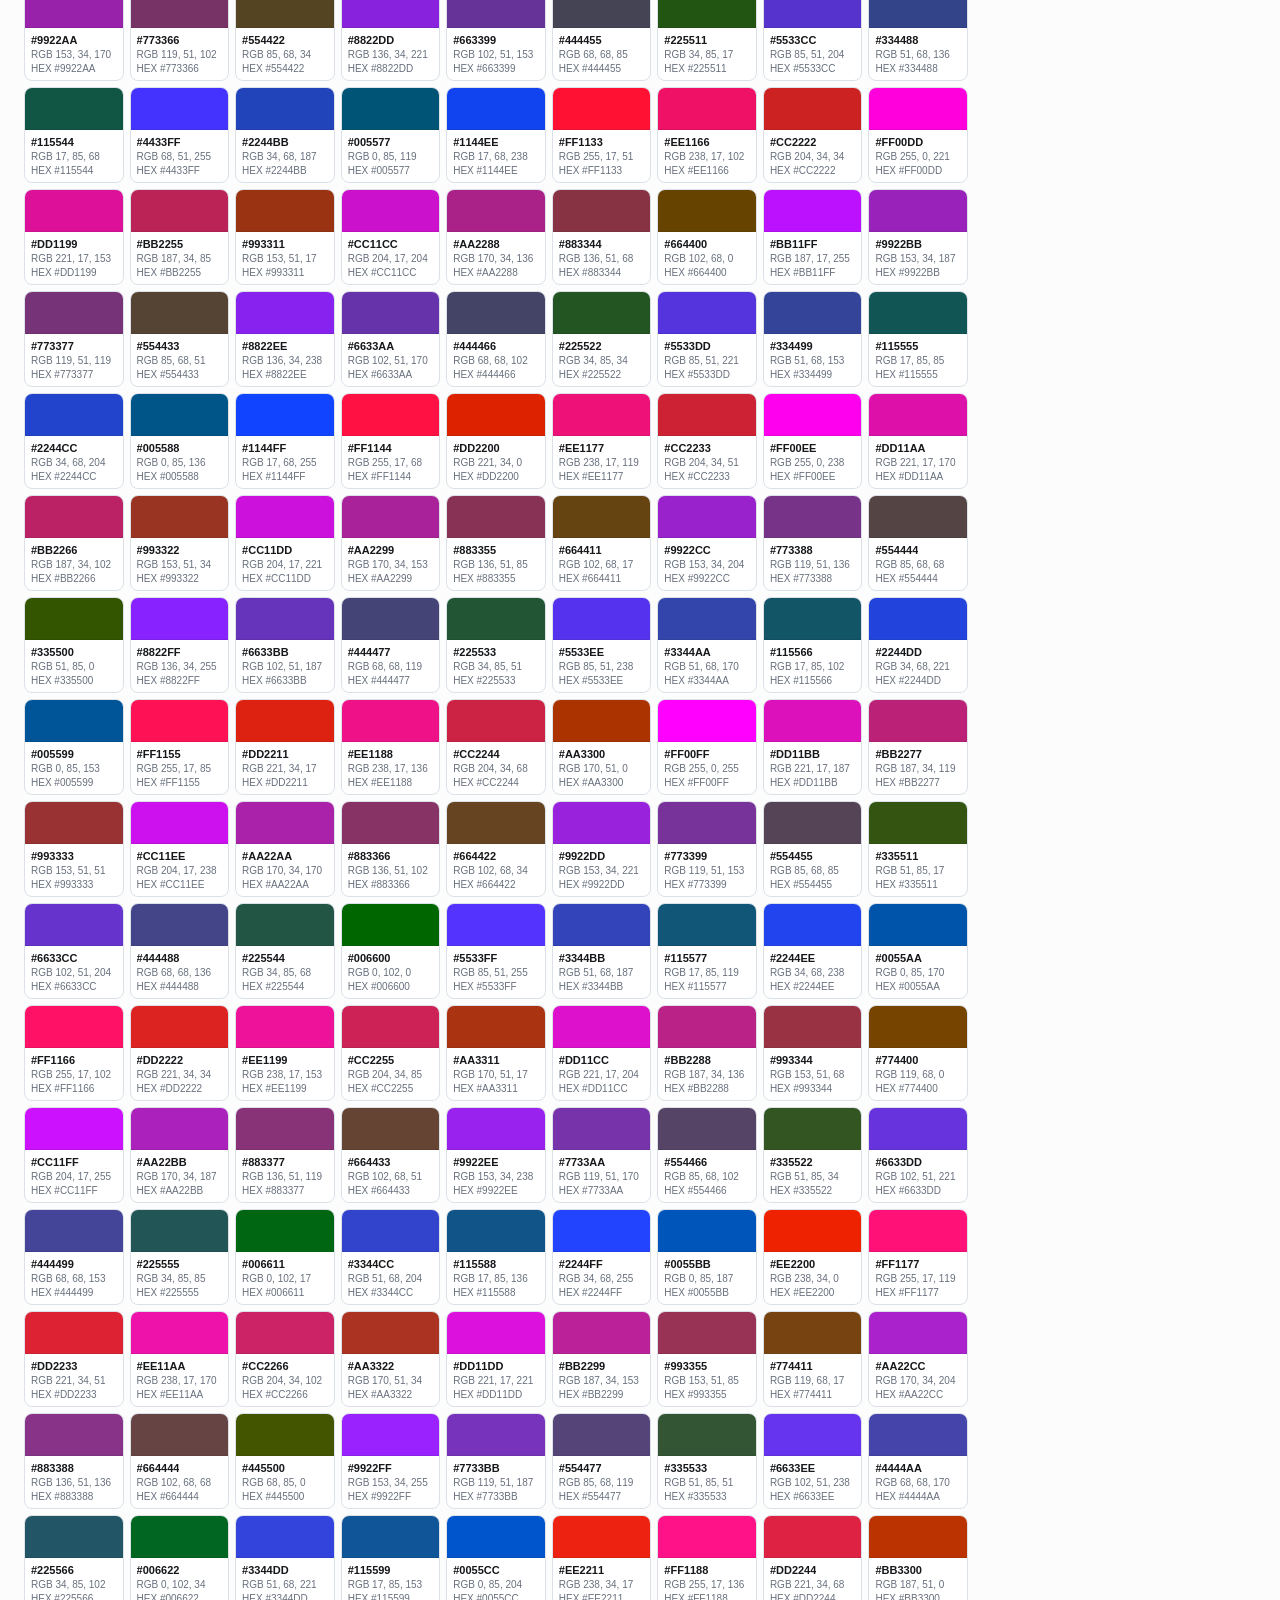
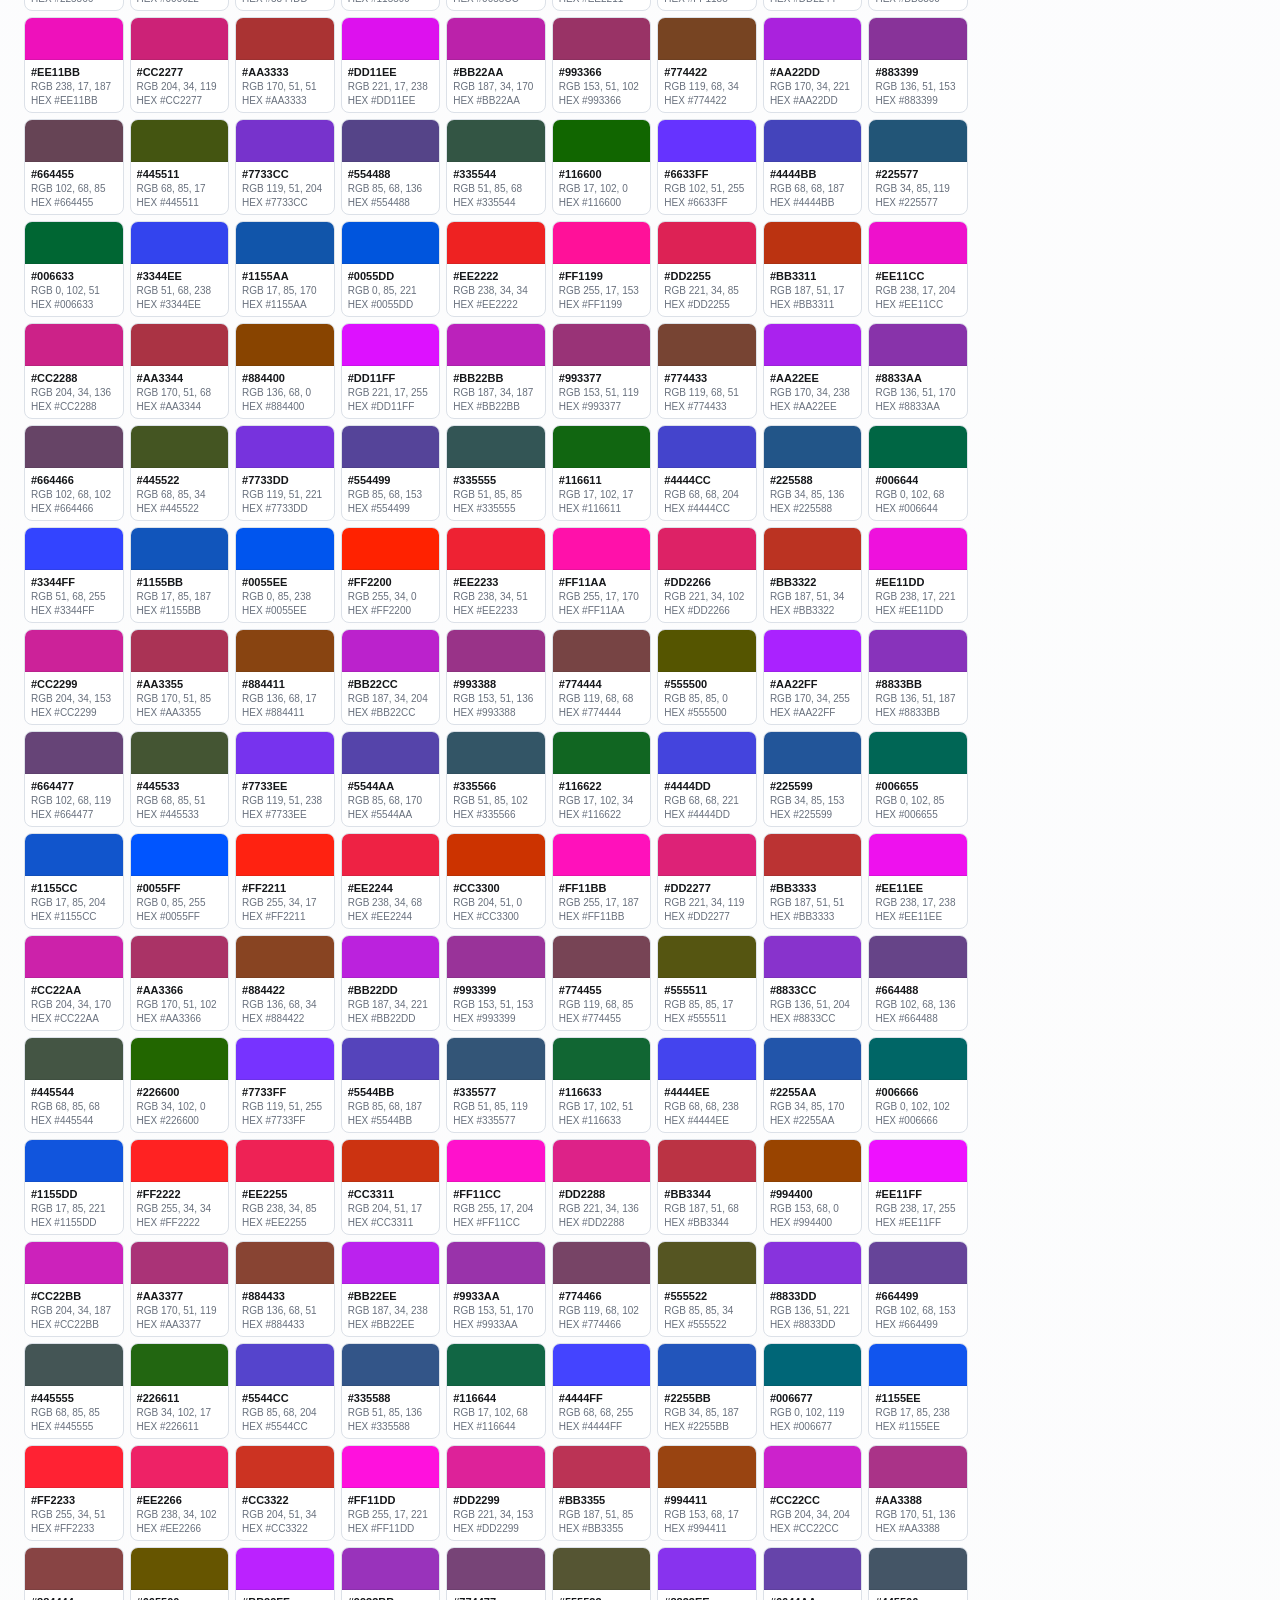
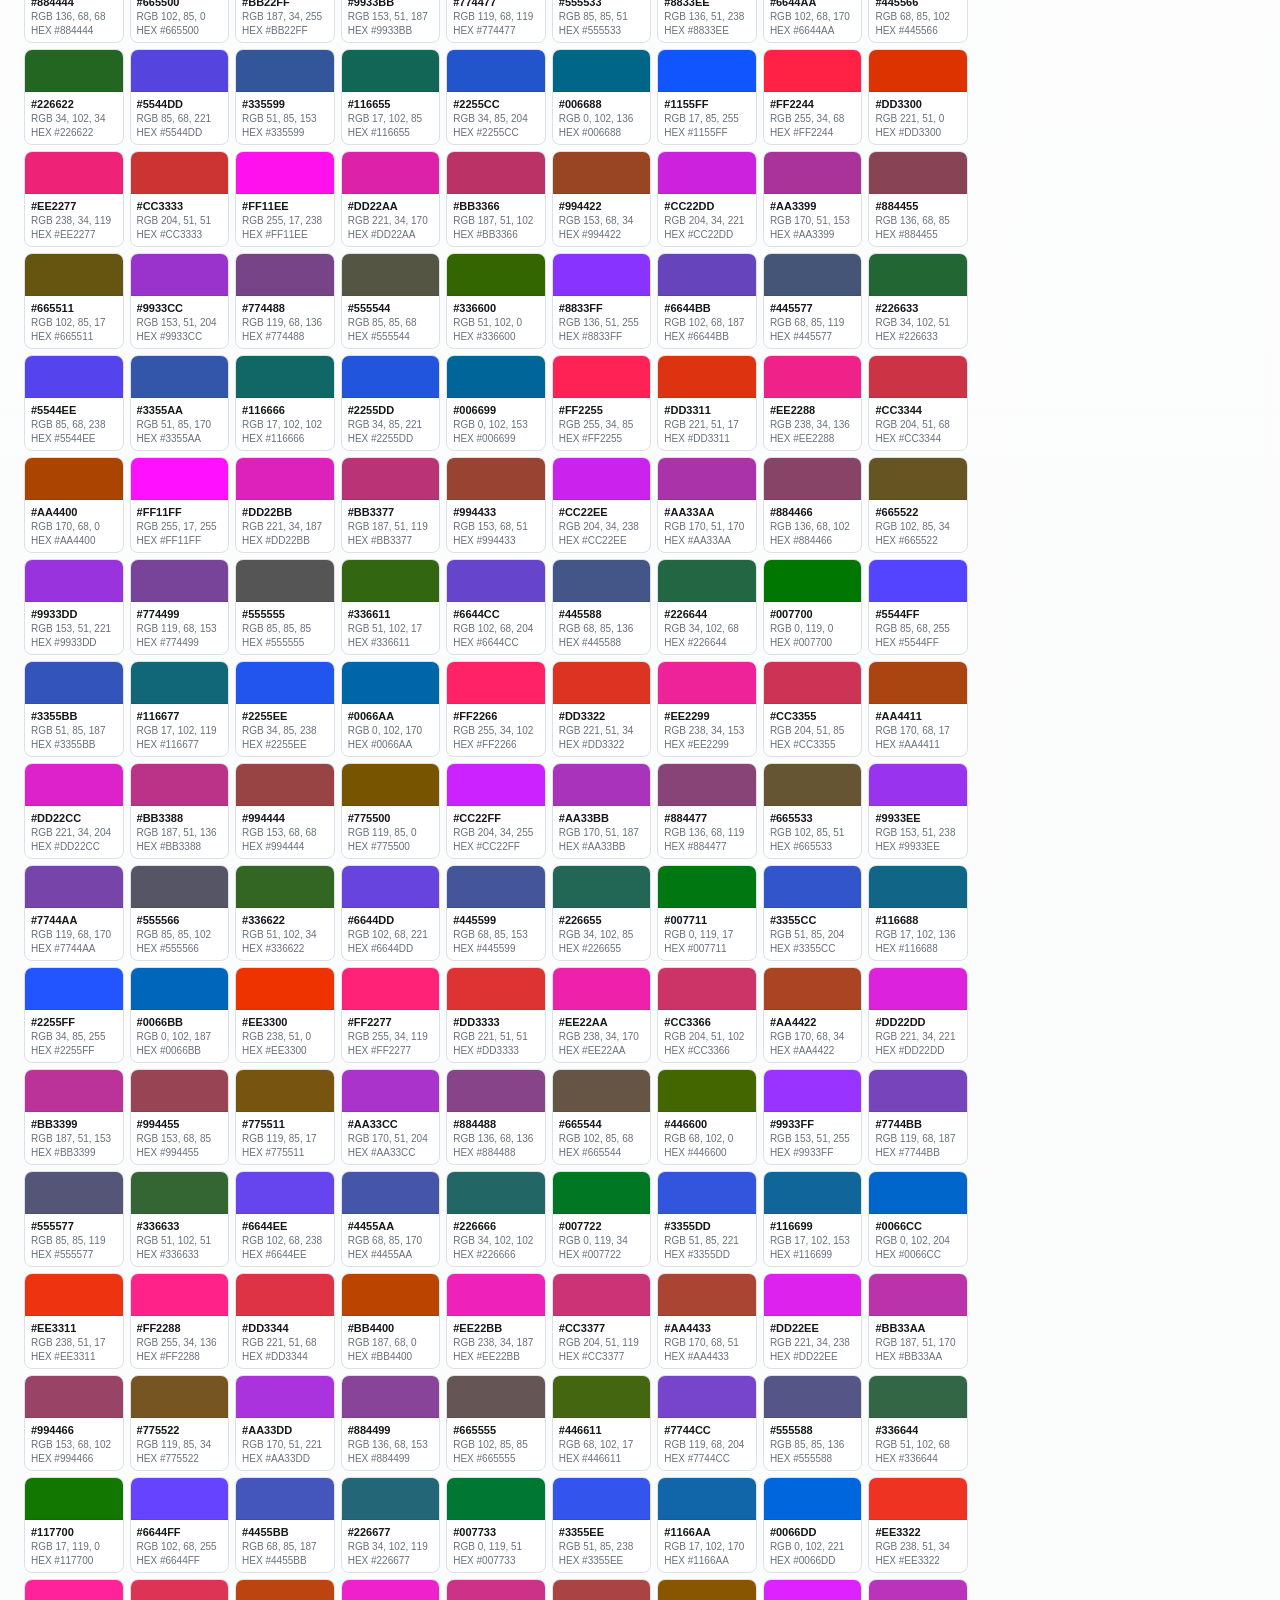
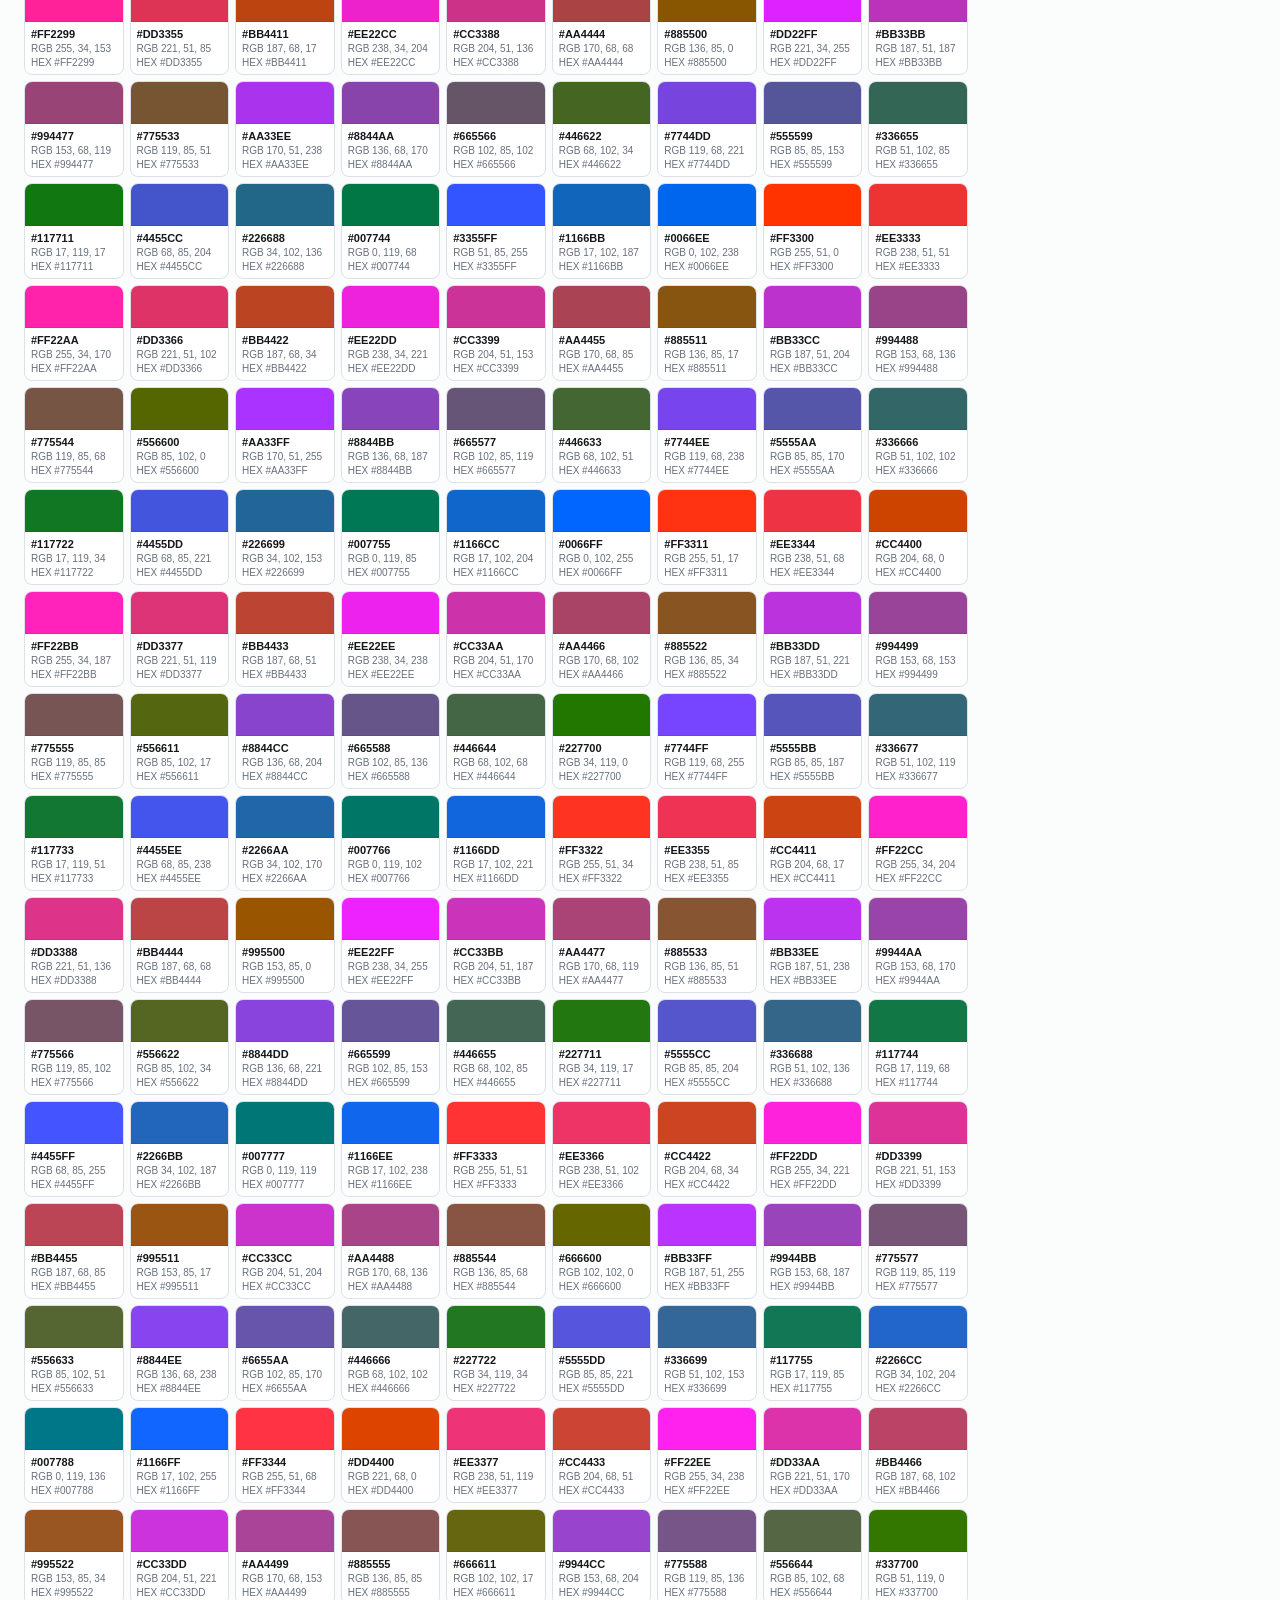
<file: codex/color.html>
<!doctype html>
<html lang="zh-CN">
<head>
  <meta charset="utf-8">
  <meta name="viewport" content="width=device-width, initial-scale=1">
  <title>RGB 颜色工具</title>
  <link rel="stylesheet" href="assets/css/shared.css">
  <link rel="stylesheet" href="assets/css/color.css">
</head>
<body>
  <main class="page color-page">
    <header class="topbar">
      <div class="brand">
        <h1>RGB 颜色工具</h1>
        <p>浏览 RGB 色块、HEX 值和 Pantone 近似色，快速查找界面用色。</p>
      </div>
      <nav class="nav" aria-label="页面导航">
        <a href="tools.html">工具集</a>
        <a href="#palette">RGB 色块</a>
        <a href="index.html">Icon 工具</a>
      </nav>
    </header>

    <div class="content">
      <section class="main" aria-label="颜色列表">
        <div class="section-title">
          <h2 id="palette">RGB 色块</h2>
          <span id="rangeLabel">4,096 个色块</span>
        </div>

        <div class="summary">
          <div class="summary-card">
            <b id="totalCount">4,096</b>
            <span>一次性展示色块数</span>
          </div>
          <div class="summary-card">
            <b id="stepInfo">32</b>
            <span>通道档位</span>
          </div>
          <div class="summary-card">
            <b id="visibleRange">#000000 - #FFFFFF</b>
            <span>HEX 范围</span>
          </div>
        </div>

        <div class="palette" id="colorGrid"></div>

        <div class="section-title secondary-title">
          <h2>Pantone 近似色标注</h2>
          <span>Pantone 参考色</span>
        </div>
        <div class="pantone-strip" id="pantoneStrip"></div>
      </section>

      <aside class="ad-space" aria-label="侧栏区域">
        <div class="ad-line"></div>
      </aside>
    </div>
  </main>

  <script src="assets/js/color.js"></script>
</body>
</html>
</file>
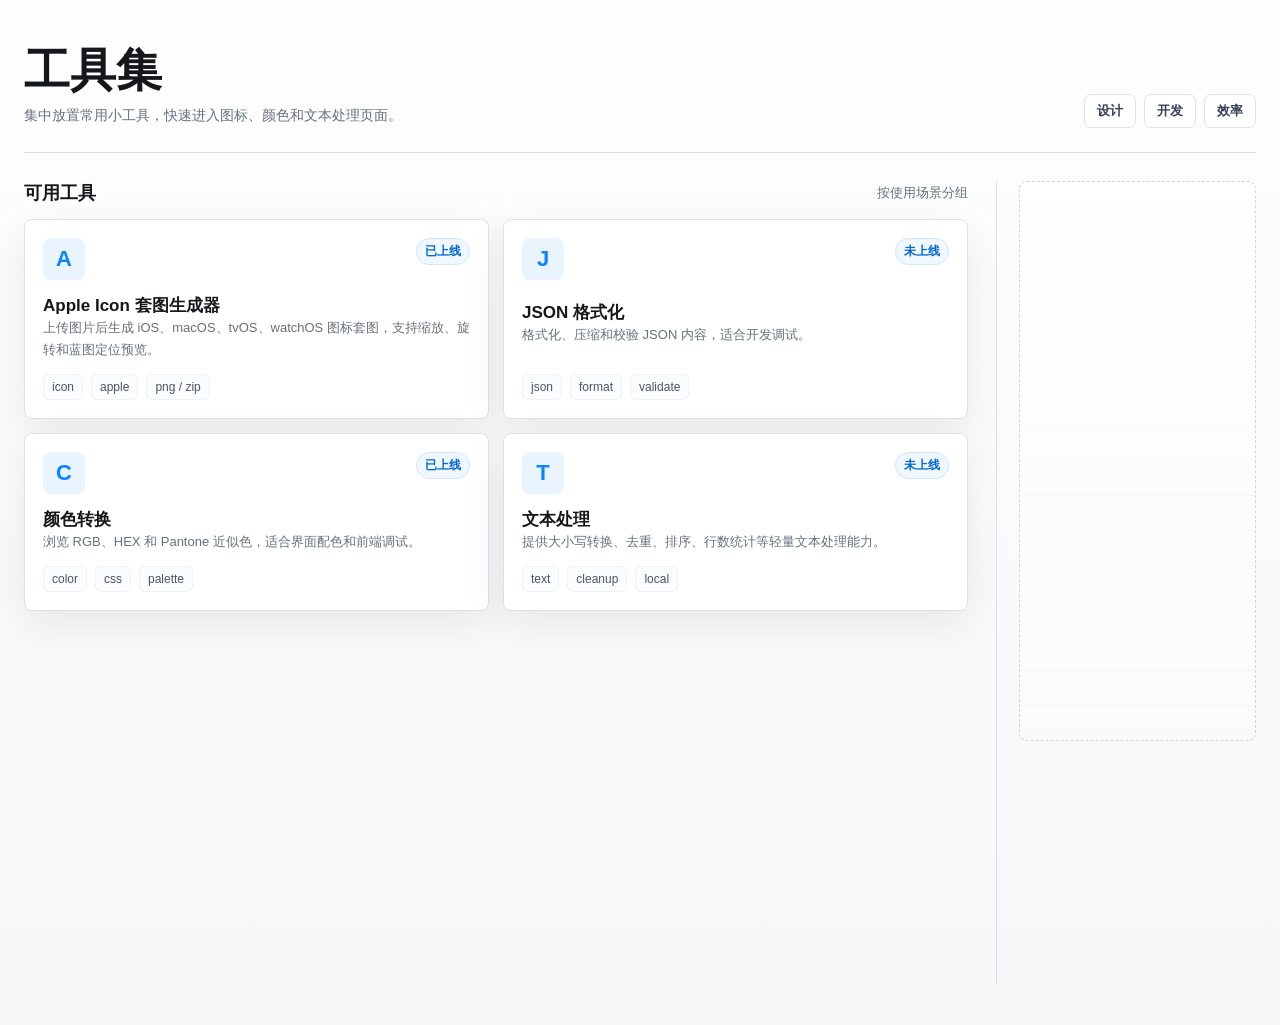
<file: codex/tools.html>
<!doctype html>
<html lang="zh-CN">
<head>
  <meta charset="utf-8">
  <meta name="viewport" content="width=device-width, initial-scale=1">
  <title>工具集</title>
  <link rel="stylesheet" href="assets/css/shared.css">
  <link rel="stylesheet" href="assets/css/tools.css">
</head>
<body>
  <main class="page tools-page">
    <header class="topbar">
      <div class="brand">
        <h1>工具集</h1>
        <p>集中放置常用小工具，快速进入图标、颜色和文本处理页面。</p>
      </div>
      <nav class="nav" aria-label="工具分类">
        <a href="#design">设计</a>
        <a href="#develop">开发</a>
        <a href="#utility">效率</a>
      </nav>
    </header>

    <div class="content">
      <section class="main" aria-label="工具列表">
        <div class="section-title">
          <h2>可用工具</h2>
          <span>按使用场景分组</span>
        </div>

        <div class="tool-grid">
          <a class="tool-card" id="design" href="index.html">
            <div class="tool-head">
              <div class="tool-icon">A</div>
              <span class="status">已上线</span>
            </div>
            <div>
              <h3>Apple Icon 套图生成器</h3>
              <p>上传图片后生成 iOS、macOS、tvOS、watchOS 图标套图，支持缩放、旋转和蓝图定位预览。</p>
            </div>
            <div class="meta">
              <span>icon</span>
              <span>apple</span>
              <span>png / zip</span>
            </div>
          </a>

          <a class="tool-card" id="develop" href="#">
            <div class="tool-head">
              <div class="tool-icon">J</div>
              <span class="status">未上线</span>
            </div>
            <div>
              <h3>JSON 格式化</h3>
              <p>格式化、压缩和校验 JSON 内容，适合开发调试。</p>
            </div>
            <div class="meta">
              <span>json</span>
              <span>format</span>
              <span>validate</span>
            </div>
          </a>

          <a class="tool-card" id="utility" href="color.html">
            <div class="tool-head">
              <div class="tool-icon">C</div>
              <span class="status">已上线</span>
            </div>
            <div>
              <h3>颜色转换</h3>
              <p>浏览 RGB、HEX 和 Pantone 近似色，适合界面配色和前端调试。</p>
            </div>
            <div class="meta">
              <span>color</span>
              <span>css</span>
              <span>palette</span>
            </div>
          </a>

          <a class="tool-card" href="#">
            <div class="tool-head">
              <div class="tool-icon">T</div>
              <span class="status">未上线</span>
            </div>
            <div>
              <h3>文本处理</h3>
              <p>提供大小写转换、去重、排序、行数统计等轻量文本处理能力。</p>
            </div>
            <div class="meta">
              <span>text</span>
              <span>cleanup</span>
              <span>local</span>
            </div>
          </a>
        </div>
      </section>

      <aside class="ad-space" aria-label="侧栏区域">
        <div class="ad-line"></div>
      </aside>
    </div>
  </main>
</body>
</html>
</file>
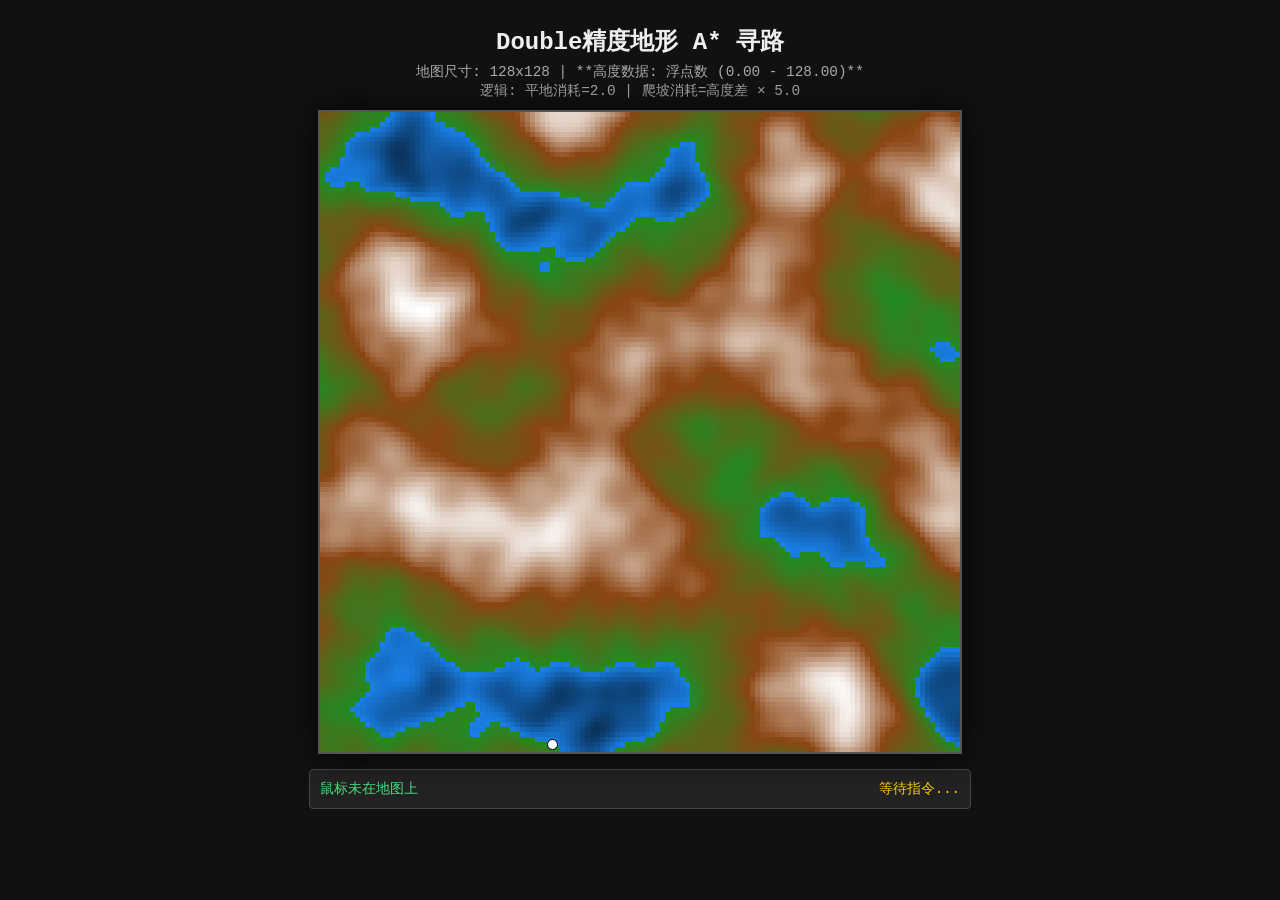
<file: gemini/astar_map.html>
<!DOCTYPE html>
<html lang="zh-CN">
<head>
    <meta charset="UTF-8">
    <title>A* 寻路 (Double精度地形版)</title>
    <style>
        body {
            background-color: #111;
            color: #eee;
            font-family: 'Consolas', 'Courier New', monospace;
            display: flex;
            flex-direction: column;
            align-items: center;
            margin: 0;
            padding: 20px;
        }
        h1 { margin: 5px; font-size: 1.5rem; }
        .info { font-size: 0.9rem; color: #aaa; margin-bottom: 10px; text-align: center; }
        
        /* 画布容器 */
        .canvas-container {
            position: relative;
            box-shadow: 0 0 30px rgba(0,0,0,0.8);
            border: 2px solid #555;
        }
        canvas {
            display: block;
            cursor: crosshair;
            image-rendering: pixelated; /* 保持像素清晰 */
        }

        /* 底部状态栏 */
        #status-bar {
            margin-top: 15px;
            width: 640px;
            display: flex;
            justify-content: space-between;
            font-size: 14px;
            background: #222;
            padding: 10px;
            border-radius: 4px;
            border: 1px solid #444;
        }
        .stat-box { width: 48%; }
        #hover-info { color: #4ade80; }
        #path-info { color: #facc15; text-align: right; }
    </style>
</head>
<body>

    <h1>Double精度地形 A* 寻路</h1>
    <div class="info">
        地图尺寸: 128x128 | **高度数据: 浮点数 (0.00 - 128.00)**<br>
        逻辑: 平地消耗=2.0 | 爬坡消耗=高度差 × 5.0
    </div>

    <div class="canvas-container">
        <canvas id="mapCanvas"></canvas>
    </div>

    <div id="status-bar">
        <div id="hover-info" class="stat-box">鼠标未在地图上</div>
        <div id="path-info" class="stat-box">等待指令...</div>
    </div>

<script>
// --- 1. 柏林噪声 (核心算法 - 保持不变) ---
const Perlin = {
    permutation: undefined,
    init: function() {
        this.permutation = new Array(512);
        const p = new Array(256).fill(0).map((_, i) => i);
        for (let i = 255; i > 0; i--) {
            const r = Math.floor(Math.random() * (i + 1));
            [p[i], p[r]] = [p[r], p[i]];
        }
        for (let i = 0; i < 512; i++) this.permutation[i] = p[i & 255];
    },
    fade: t => t * t * t * (t * (t * 6 - 15) + 10),
    lerp: (t, a, b) => a + t * (b - a),
    grad: (hash, x, y, z) => {
        const h = hash & 15;
        const u = h < 8 ? x : y, v = h < 4 ? y : h === 12 || h === 14 ? x : z;
        return ((h & 1) === 0 ? u : -u) + ((h & 2) === 0 ? v : -v);
    },
    noise: function(x, y, z) {
        if (!this.permutation) this.init();
        const X = Math.floor(x) & 255, Y = Math.floor(y) & 255, Z = Math.floor(z) & 255;
        x -= Math.floor(x); y -= Math.floor(y); z -= Math.floor(z);
        const u = this.fade(x), v = this.fade(y), w = this.fade(z);
        const A = this.permutation[X] + Y, AA = this.permutation[A] + Z, AB = this.permutation[A + 1] + Z;
        const B = this.permutation[X + 1] + Y, BA = this.permutation[B] + Z, BB = this.permutation[B + 1] + Z;
        return this.lerp(w, this.lerp(v, this.lerp(u, this.grad(this.permutation[AA], x, y, z),
            this.grad(this.permutation[BA], x - 1, y, z)),
            this.lerp(u, this.grad(this.permutation[AB], x, y - 1, z),
            this.grad(this.permutation[BB], x - 1, y - 1, z))),
            this.lerp(v, this.lerp(u, this.grad(this.permutation[AA + 1], x, y, z - 1),
            this.grad(this.permutation[BA + 1], x - 1, y, z - 1)),
            this.lerp(u, this.grad(this.permutation[AB + 1], x, y - 1, z - 1),
            this.grad(this.permutation[BB + 1], x - 1, y - 1, z - 1))));
    }
};

// --- 2. 配置 ---
const MAP_SIZE = 128;
const SCALE = 5;       
const MAX_HEIGHT = 128.0; // 使用浮点数
const COST_MOVE = 2.0;    // 使用浮点数
const COST_CLIMB_FACTOR = 5.0; // 使用浮点数

const canvas = document.getElementById('mapCanvas');
const ctx = canvas.getContext('2d');
const hoverInfo = document.getElementById('hover-info');
const pathInfo = document.getElementById('path-info');

canvas.width = MAP_SIZE * SCALE;
canvas.height = MAP_SIZE * SCALE;

let heightMap = [];
let player = { x: 0, y: 0, path: [], isMoving: false, target: null };
let animationTimeout = null;

// --- 3. 初始化与地图生成 (核心修改点：移除 Math.floor) ---
function init() {
    Perlin.init();
    generateMap();
    
    let bestX = 0, bestY = 0, minH = 999;
    for(let i=0; i<100; i++) {
        let rx = Math.floor(Math.random() * MAP_SIZE);
        let ry = Math.floor(Math.random() * MAP_SIZE);
        // 确保出生点在陆地上
        if (heightMap[ry][rx] < minH && heightMap[ry][rx] > 30.0) { 
            minH = heightMap[ry][rx];
            bestX = rx; bestY = ry;
        }
    }
    player.x = bestX;
    player.y = bestY;
    
    draw();
}

function generateMap() {
    heightMap = [];
    let rawMap = [];
    let minVal = Infinity, maxVal = -Infinity;
    
    const noiseScale = 0.03; 
    for (let y = 0; y < MAP_SIZE; y++) {
        let row = [];
        for (let x = 0; x < MAP_SIZE; x++) {
            let n1 = Perlin.noise(x * noiseScale, y * noiseScale, 0);
            let n2 = Perlin.noise(x * noiseScale * 4, y * noiseScale * 4, 1) * 0.2;
            let val = n1 + n2;
            
            if (val < minVal) minVal = val;
            if (val > maxVal) maxVal = val;
            row.push(val);
        }
        rawMap.push(row);
    }

    // 归一化到 0.0 - 128.0 (存储双精度浮点数)
    for (let y = 0; y < MAP_SIZE; y++) {
        let row = [];
        for (let x = 0; x < MAP_SIZE; x++) {
            let normalized = (rawMap[y][x] - minVal) / (maxVal - minVal);
            // 关键修改：直接存储浮点数
            let h = normalized * MAX_HEIGHT; 
            row.push(h);
        }
        heightMap.push(row);
    }
}

// --- 4. 渲染 (输入 h 现为浮点数，逻辑不变) ---
function getColor(h) {
    if (h < 30.0) {
        let lightness = 20 + (h / 30.0) * 30;
        return `hsl(210, 80%, ${lightness}%)`; 
    } else {
        let landH = h - 30.0;
        let maxLandH = 128.0 - 30.0;
        let t = landH / maxLandH; 

        let r, g, b;
        if (t < 0.5) {
            let tt = t * 2;
            r = 34 + (139 - 34) * tt;
            g = 139 + (69 - 139) * tt;
            b = 34 + (19 - 34) * tt;
        } else {
            let tt = (t - 0.5) * 2;
            r = 139 + (255 - 139) * tt;
            g = 69 + (255 - 69) * tt;
            b = 19 + (255 - 19) * tt;
        }
        return `rgb(${Math.floor(r)}, ${Math.floor(g)}, ${Math.floor(b)})`;
    }
}

function draw() {
    for (let y = 0; y < MAP_SIZE; y++) {
        for (let x = 0; x < MAP_SIZE; x++) {
            let h = heightMap[y][x];
            ctx.fillStyle = getColor(h);
            ctx.fillRect(x * SCALE, y * SCALE, SCALE, SCALE);
        }
    }

    if (player.path.length > 0) {
        ctx.strokeStyle = "#e74c3c"; 
        ctx.lineWidth = 2;
        ctx.beginPath();
        ctx.moveTo(player.x * SCALE + SCALE/2, player.y * SCALE + SCALE/2);
        for(let p of player.path) {
            ctx.lineTo(p.x * SCALE + SCALE/2, p.y * SCALE + SCALE/2);
        }
        ctx.stroke();
    }

    if (player.target) {
        let tx = player.target.x * SCALE + SCALE/2;
        let ty = player.target.y * SCALE + SCALE/2;
        ctx.strokeStyle = "#fff"; 
        ctx.lineWidth = 3;
        ctx.beginPath();
        ctx.moveTo(tx - 6, ty - 6); ctx.lineTo(tx + 6, ty + 6);
        ctx.moveTo(tx + 6, ty - 6); ctx.lineTo(tx - 6, ty + 6);
        ctx.stroke();
        ctx.beginPath();
        ctx.arc(tx, ty, 10, 0, Math.PI*2);
        ctx.stroke();
    }

    let px = player.x * SCALE + SCALE/2;
    let py = player.y * SCALE + SCALE/2;
    ctx.fillStyle = "#fff";
    ctx.beginPath();
    ctx.arc(px, py, SCALE, 0, Math.PI*2);
    ctx.fill();
    ctx.strokeStyle = "#000";
    ctx.stroke();
}


// --- 5. A* 核心 (核心修改点：所有 G/H/Cost 均为浮点数) ---
class Node {
    constructor(x, y, h) {
        this.x = x; this.y = y; this.h = h; // h 是浮点数
        this.f = 0.0; this.g = 0.0; this.hScore = 0.0; // G/F/H 均为浮点数
        this.parent = null;
    }
}

function findPath(startX, startY, endX, endY) {
    let nodeCache = new Map();
    const getNode = (x, y) => {
        let key = `${x},${y}`;
        if (!nodeCache.has(key)) nodeCache.set(key, new Node(x, y, heightMap[y][x]));
        return nodeCache.get(key);
    };

    let startNode = getNode(startX, startY);
    let endNode = getNode(endX, endY);
    let openSet = [startNode];
    let closedSet = new Set();
    
    let loops = 0;
    const MAX_LOOPS = 15000; 

    while (openSet.length > 0) {
        if (loops++ > MAX_LOOPS) return null;

        let winner = 0;
        for (let i = 1; i < openSet.length; i++) {
            if (openSet[i].f < openSet[winner].f) winner = i;
        }
        let current = openSet[winner];

        if (current.x === endNode.x && current.y === endNode.y) {
            let path = [];
            let temp = current;
            while (temp.parent) {
                path.push({x: temp.x, y: temp.y});
                temp = temp.parent;
            }
            return path.reverse();
        }

        openSet.splice(winner, 1);
        closedSet.add(`${current.x},${current.y}`);

        let neighbors = [
            {x: current.x + 1, y: current.y},
            {x: current.x - 1, y: current.y},
            {x: current.x, y: current.y + 1},
            {x: current.x, y: current.y - 1}
        ];

        for (let nb of neighbors) {
            if (nb.x < 0 || nb.x >= MAP_SIZE || nb.y < 0 || nb.y >= MAP_SIZE) continue;
            if (closedSet.has(`${nb.x},${nb.y}`)) continue;

            let neighborNode = getNode(nb.x, nb.y);

            // --- 核心 Cost 计算 ---
            let baseCost = COST_MOVE; 
            let hDiff = neighborNode.h - current.h; // 浮点数高度差
            
            let climbCost = 0.0;
            if (hDiff > 0.0) { // 只有正向高度差产生惩罚
                climbCost = hDiff * COST_CLIMB_FACTOR; // 浮点数惩罚
            }
            
            let tempG = current.g + baseCost + climbCost; // G值现在是浮点数

            let newPath = false;
            if (openSet.includes(neighborNode)) {
                if (tempG < neighborNode.g) {
                    neighborNode.g = tempG;
                    newPath = true;
                }
            } else {
                neighborNode.g = tempG;
                newPath = true;
                openSet.push(neighborNode);
            }

            if (newPath) {
                let dist = Math.abs(neighborNode.x - endNode.x) + Math.abs(neighborNode.y - endNode.y);
                // 启发式：曼哈顿距离 + 高度差预估（使用浮点数）
                let hDist = Math.abs(neighborNode.h - endNode.h) * 2.0; 
                neighborNode.hScore = dist + hDist;
                neighborNode.f = neighborNode.g + neighborNode.hScore;
                neighborNode.parent = current;
            }
        }
    }
    return null;
}

// --- 6. 交互与循环 (微调 UI 显示精度) ---

function moveTick() {
    if (player.path.length > 0) {
        let next = player.path.shift();
        player.x = next.x;
        player.y = next.y;
        draw();
        animationTimeout = setTimeout(moveTick, 30);
    } else {
        player.isMoving = false;
        player.target = null;
        pathInfo.innerText = "到达目的地";
        draw();
    }
}

canvas.addEventListener('mousedown', (e) => {
    const rect = canvas.getBoundingClientRect();
    const clickX = Math.floor((e.clientX - rect.left) / SCALE);
    const clickY = Math.floor((e.clientY - rect.top) / SCALE);

    if(clickX < 0 || clickX >= MAP_SIZE || clickY < 0 || clickY >= MAP_SIZE) return;

    pathInfo.innerText = "计算中...";
    pathInfo.style.color = "#facc15";

    setTimeout(() => {
        const path = findPath(player.x, player.y, clickX, clickY);

        if (path && path.length > 0) {
            player.path = path;
            player.target = {x: clickX, y: clickY};
            
            let totalSteps = path.length;
            pathInfo.innerText = `路径更新: ${totalSteps} 步`;
            pathInfo.style.color = "#fff";

            if (!player.isMoving) {
                player.isMoving = true;
                moveTick();
            }
            draw();
        } else {
            pathInfo.innerText = "无法到达 (山太高或在水里)";
            pathInfo.style.color = "#f00";
        }
    }, 10);
});

// 鼠标移动显示高度信息 (核心修改点：显示两位小数)
canvas.addEventListener('mousemove', (e) => {
    const rect = canvas.getBoundingClientRect();
    const mx = Math.floor((e.clientX - rect.left) / SCALE);
    const my = Math.floor((e.clientY - rect.top) / SCALE);

    if (mx >= 0 && mx < MAP_SIZE && my >= 0 && my < MAP_SIZE) {
        let h = heightMap[my][mx];
        // 关键修改：toFixed(2) 显示两位小数
        hoverInfo.innerText = `坐标 [${mx}, ${my}] | 高度: ${h.toFixed(2)} / 128.00`;
        
        if (h < 30.0) hoverInfo.style.color = "#6ab0ff"; 
        else if (h > 100.0) hoverInfo.style.color = "#fff"; 
        else hoverInfo.style.color = "#4ade80"; 
    }
});

init();

</script>
</body>
</html>
</file>
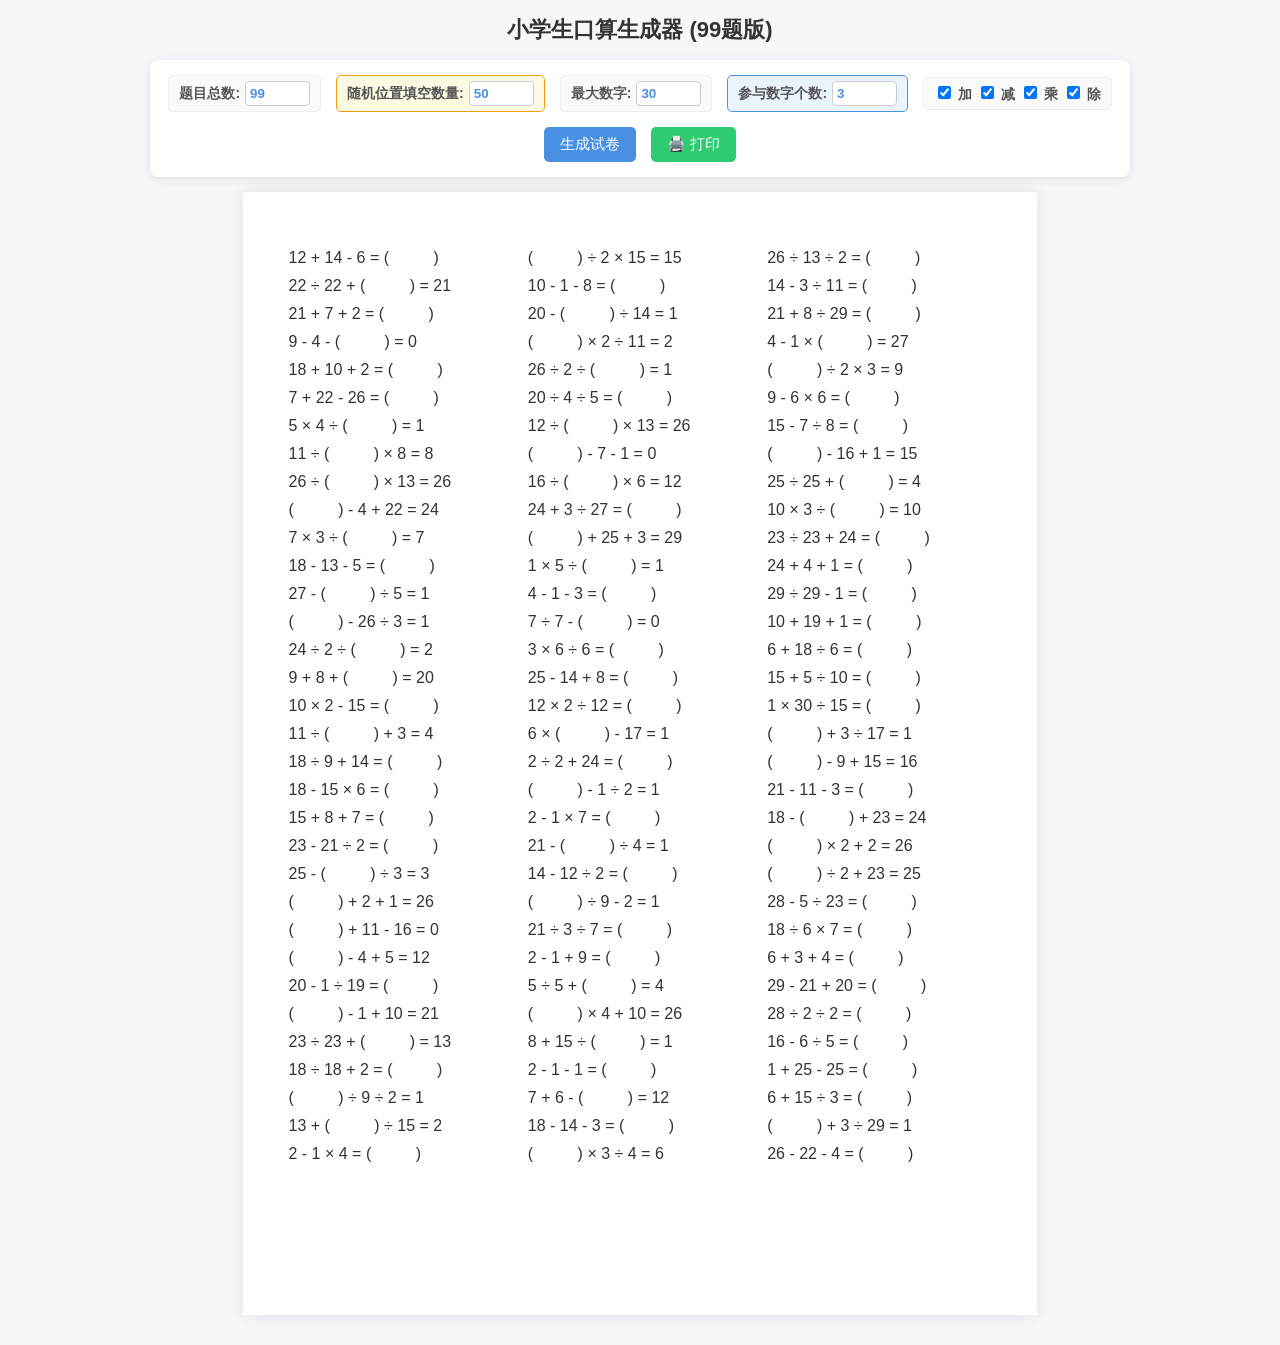
<file: gemini/math_sheet.html>
<!DOCTYPE html>
<html lang="zh-CN">
<head>
    <meta charset="UTF-8">
    <meta name="viewport" content="width=device-width, initial-scale=1.0">
    <title>小学生口算生成器</title>
    <style>
        :root {
            --primary-color: #4a90e2;
            --bg-color: #f5f7fa;
        }

        body {
            font-family: "KaiTi", "楷体", "Microsoft YaHei", sans-serif;
            margin: 0;
            padding: 0;
            background-color: var(--bg-color);
            color: #333;
            -webkit-print-color-adjust: exact;
        }

        /* --- 控制面板 --- */
        .control-panel {
            background: white;
            padding: 15px;
            box-shadow: 0 2px 10px rgba(0,0,0,0.1);
            margin: 15px auto;
            max-width: 950px;
            border-radius: 8px;
            display: flex;
            flex-wrap: wrap;
            gap: 15px;
            align-items: center;
            justify-content: center;
            font-size: 14px;
        }

        .control-group {
            display: flex;
            align-items: center;
            gap: 5px;
            border: 1px solid #eee;
            padding: 5px 10px;
            border-radius: 5px;
            background: #fafafa;
        }
        
        .control-group label { font-weight: bold; color: #555; }
        
        h1.screen-title {
            text-align: center;
            color: #333;
            font-size: 22px;
            margin: 15px 0 5px;
        }

        input[type="number"] {
            width: 55px;
            padding: 4px;
            border: 1px solid #ccc;
            border-radius: 4px;
            font-weight: bold;
            color: var(--primary-color);
        }

        button {
            background-color: var(--primary-color);
            color: white;
            border: none;
            padding: 8px 16px;
            border-radius: 5px;
            cursor: pointer;
            font-size: 15px;
        }
        button.print-btn { background-color: #2ecc71; }
        button:hover { opacity: 0.9; }

        /* --- 试卷区域 --- */
        .paper-container {
            width: 210mm;
            min-height: 297mm;
            background: white;
            margin: 0 auto 30px;
            padding: 15mm 12mm;
            box-sizing: border-box;
            box-shadow: 0 0 15px rgba(0,0,0,0.1);
        }

        #question-list {
            display: grid;
            grid-template-columns: 1fr 1fr 1fr;
            gap: 10px 15px; 
        }

        .question-item {
            font-size: 16px; 
            display: flex;
            align-items: center;
            break-inside: avoid;
        }

        .formula {
            white-space: nowrap;
            font-family: Arial, sans-serif;
            margin-right: 5px;
        }

        /* --- 打印适配 --- */
        @media print {
            @page { 
                size: A4; 
                margin: 10mm; /* 上下左右保留 10mm 边距 */
            } 
            body, html { 
                margin: 0; 
                padding: 0; 
                background: white; 
            }
            .control-panel, .screen-title { 
                display: none !important; 
            }
            .paper-container { 
                width: 100%; 
                margin: 0; 
                padding: 0; 
                box-shadow: none; 
                min-height: auto; 
                border: none;
            }
            #question-list { 
                grid-template-columns: 1fr 1fr 1fr; 
                gap: 0 10px; /* 强制取消打印时的上下网格间距 */
                margin: 0;
                padding: 0;
            }
            .question-item { 
                /* 核心修复：8.0mm 乘以 33行 = 264mm。绝对安全不会超出一页！ */
                height: 8.0mm; 
                line-height: 8.0mm;
                font-size: 14.5px; 
                margin: 0;
                padding: 0;
            }
        }
    </style>
</head>
<body>

    <h1 class="screen-title">小学生口算生成器 (99题版)</h1>

    <div class="control-panel">
        <div class="control-group">
            <label>题目总数:</label>
            <input type="number" id="totalCount" value="99" min="10" max="200">
        </div>

        <div class="control-group" style="border-color: #f39c12; background: #fdfae3;">
            <label>随机位置填空数量:</label>
            <input type="number" id="randomBlankCount" value="50" min="0" max="200">
        </div>

        <div class="control-group">
            <label>最大数字:</label>
            <input type="number" id="maxNum" value="30" min="5" max="100">
        </div>

        <div class="control-group" style="border-color: #4a90e2; background: #eaf4ff;">
            <label>参与数字个数:</label>
            <input type="number" id="termCount" value="3" min="2" max="5">
        </div>

        <div class="control-group">
            <label><input type="checkbox" id="useAdd" checked> 加</label>
            <label><input type="checkbox" id="useSub" checked> 减</label>
            <label><input type="checkbox" id="useMul" checked> 乘</label>
            <label><input type="checkbox" id="useDiv" checked> 除</label>
        </div>

        <button onclick="generateQuestions()">生成试卷</button>
        <button class="print-btn" onclick="window.print()">🖨️ 打印</button>
    </div>

    <div class="paper-container">
        <div id="question-list"></div>
    </div>

    <script>
        function getRandomInt(min, max) {
            return Math.floor(Math.random() * (max - min + 1)) + min;
        }

        function generateSingleQuestion(maxNum, termCount, allowedOps, isRandomBlank) {
            let maxRetries = 30; 
            
            while (maxRetries > 0) {
                maxRetries--;
                
                try {
                    let nums = [];
                    let opStrs = [];
                    
                    let currentVal = getRandomInt(1, maxNum);
                    nums.push(currentVal);

                    for (let i = 0; i < termCount - 1; i++) {
                        let isLastStep = (i === termCount - 2);
                        let op = allowedOps[Math.floor(Math.random() * allowedOps.length)];
                        let nextVal;

                        if (op === 'add') {
                            let limit = maxNum - currentVal;
                            if (limit < 1) throw "Add limit"; 
                            nextVal = getRandomInt(1, limit);
                            currentVal += nextVal;
                            opStrs.push('+');
                        } else if (op === 'sub') {
                            let minResult = isLastStep ? 0 : 1;
                            let limit = currentVal - minResult;
                            if (limit < 1) throw "Sub limit";
                            nextVal = getRandomInt(1, limit);
                            currentVal -= nextVal;
                            opStrs.push('-');
                        } else if (op === 'mul') {
                            if (currentVal === 0) throw "Zero mul"; 
                            let limit = Math.floor(maxNum / currentVal);
                            if (limit < 2) throw "Mul limit"; 
                            nextVal = getRandomInt(2, limit);
                            currentVal *= nextVal;
                            opStrs.push('×');
                        } else if (op === 'div') {
                            if (currentVal < 2) throw "Div limit";
                            let factors = [];
                            for(let k=2; k<=currentVal; k++) {
                                if(currentVal % k === 0) factors.push(k);
                            }
                            if (factors.length === 0) throw "No factors";
                            nextVal = factors[getRandomInt(0, factors.length - 1)];
                            currentVal /= nextVal;
                            opStrs.push('÷');
                        }
                        nums.push(nextVal);
                    }

                    if (currentVal < 0 || currentVal > maxNum) throw "Out of bounds";

                    // 宽括号
                    const blankStr = '( &nbsp;&nbsp;&nbsp;&nbsp;&nbsp;&nbsp;&nbsp;&nbsp; )';
                    
                    let blankPos = nums.length; 
                    
                    if (isRandomBlank) {
                        blankPos = getRandomInt(0, nums.length - 1);
                    }

                    let htmlStr = '';
                    
                    for (let i = 0; i < nums.length; i++) {
                        if (i === blankPos) {
                            htmlStr += `${blankStr} `;
                        } else {
                            htmlStr += `${nums[i]} `;
                        }

                        if (i < opStrs.length) {
                            htmlStr += `${opStrs[i]} `;
                        }
                    }

                    htmlStr += '= ';
                    
                    if (blankPos === nums.length) {
                        htmlStr += blankStr;
                    } else {
                        htmlStr += currentVal;
                    }

                    return htmlStr;

                } catch (e) {
                    continue; 
                }
            }
            return `1 + 1 = ( &nbsp;&nbsp;&nbsp;&nbsp;&nbsp;&nbsp;&nbsp;&nbsp; )`;
        }

        function generateQuestions() {
            let total = parseInt(document.getElementById('totalCount').value) || 99;
            let randomBlankCount = parseInt(document.getElementById('randomBlankCount').value) || 0;
            const maxNum = parseInt(document.getElementById('maxNum').value) || 20;
            const termCount = parseInt(document.getElementById('termCount').value) || 2;
            
            const useAdd = document.getElementById('useAdd').checked;
            const useSub = document.getElementById('useSub').checked;
            const useMul = document.getElementById('useMul').checked;
            const useDiv = document.getElementById('useDiv').checked;

            if (randomBlankCount > total) {
                randomBlankCount = total;
                document.getElementById('randomBlankCount').value = total;
            }

            let ops = [];
            if (useAdd) ops.push('add');
            if (useSub) ops.push('sub');
            if (useMul) ops.push('mul');
            if (useDiv) ops.push('div');

            if (ops.length === 0) {
                alert("请至少选择一种运算类型！");
                return;
            }

            let randomIndexes = new Set();
            while(randomIndexes.size < randomBlankCount && randomBlankCount > 0) {
                randomIndexes.add(getRandomInt(0, total - 1));
            }

            const container = document.getElementById('question-list');
            container.innerHTML = '';

            for (let i = 0; i < total; i++) {
                let isRandomBlank = randomIndexes.has(i);
                let qHtml = generateSingleQuestion(maxNum, termCount, ops, isRandomBlank);
                
                const div = document.createElement('div');
                div.className = 'question-item';
                div.innerHTML = `<span class="formula">${qHtml}</span>`;
                container.appendChild(div);
            }
        }

        window.onload = generateQuestions;
    </script>
</body>
</html>
</file>
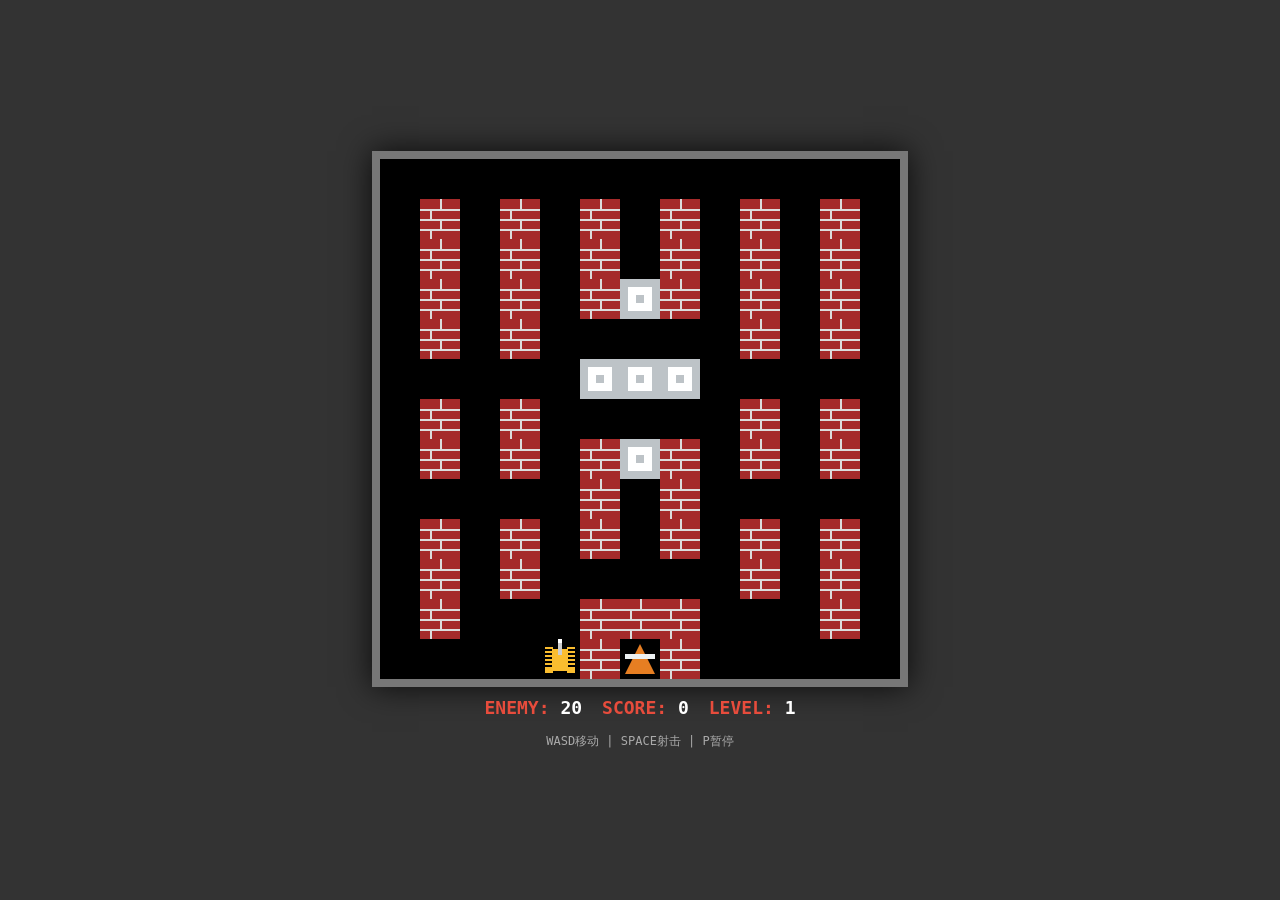
<file: gemini/tank-game.html>
<!DOCTYPE html>
<html lang="zh-CN">
<head>
    <meta charset="UTF-8">
    <title>坦克大战 FC 增强版</title>
    <style>
        body {
            background-color: #333;
            color: #eee;
            display: flex;
            flex-direction: column;
            align-items: center;
            justify-content: center;
            height: 100vh;
            margin: 0;
            font-family: 'Press Start 2P', monospace, sans-serif; /* 假装是像素字体 */
            user-select: none;
        }
        canvas {
            background-color: #000;
            border: 8px solid #777;
            image-rendering: pixelated; /* 像素化渲染 */
            box-shadow: 0 0 30px rgba(0,0,0,0.8);
        }
        .hud {
            margin-top: 10px;
            display: flex;
            gap: 20px;
            font-size: 18px;
            font-weight: bold;
            text-transform: uppercase;
        }
        .controls {
            margin-top: 15px;
            font-size: 12px;
            color: #aaa;
        }
        .label { color: #e74c3c; }
        .val { color: #fff; }
    </style>
</head>
<body>

    <canvas id="gameCanvas" width="520" height="520"></canvas>
    
    <div class="hud">
        <div><span class="label">Enemy:</span> <span class="val" id="uiEnemy">20</span></div>
        <div><span class="label">Score:</span> <span class="val" id="uiScore">0</span></div>
        <div><span class="label">Level:</span> <span class="val" id="uiLevel">1</span></div>
    </div>

    <div class="controls">
        WASD移动 | SPACE射击 | P暂停
    </div>

<script>
/**
 * 坦克大战增强版 - 单文件 HTML5 实现
 * 包含：像素绘图引擎、粒子爆炸、道具系统、AI行为
 */

const canvas = document.getElementById('gameCanvas');
const ctx = canvas.getContext('2d');

// --- 游戏配置 ---
const CELL_SIZE = 40; // 格子大小
const GRID_SIZE = 13; // 地图 13x13
const GAME_WIDTH = CELL_SIZE * GRID_SIZE;
const GAME_HEIGHT = CELL_SIZE * GRID_SIZE;

const DIR = { UP: 0, RIGHT: 1, DOWN: 2, LEFT: 3 };
const TYPES = { BASIC: 0, FAST: 1, ARMOR: 2 }; // 敌人类型

// --- 资源绘制器 (用代码画像素图) ---
const Drawer = {
    rect: (x, y, w, h, c) => { ctx.fillStyle = c; ctx.fillRect(x, y, w, h); },
    
    // 画坦克 (画出履带、车身、炮管)
    tank: (x, y, dir, color, frame) => {
        ctx.save();
        ctx.translate(x + 16, y + 16); // 移动中心点 (坦克约32x32)
        // 旋转
        if (dir === DIR.RIGHT) ctx.rotate(Math.PI / 2);
        if (dir === DIR.DOWN) ctx.rotate(Math.PI);
        if (dir === DIR.LEFT) ctx.rotate(-Math.PI / 2);

        // 履带 (带动画)
        ctx.fillStyle = "#000"; // 履带底色
        ctx.fillRect(-15, -15, 30, 30);
        
        ctx.fillStyle = color; // 主色
        // 左履带
        ctx.fillRect(-15, -14, 8, 28);
        // 右履带
        ctx.fillRect(7, -14, 8, 28);
        
        // 履带细节 (轮子滚动效果)
        ctx.fillStyle = "#000";
        let offset = frame ? 2 : 0;
        for(let i=0; i<6; i++) {
            ctx.fillRect(-15, -14 + i*4 + offset, 8, 2);
            ctx.fillRect(7, -14 + i*4 + offset, 8, 2);
        }

        // 车身
        ctx.fillStyle = color;
        ctx.fillRect(-8, -10, 16, 22); // 主体
        
        // 盖子/装饰
        ctx.fillStyle = adjustColor(color, -40); // 深色阴影
        ctx.fillRect(-5, -6, 10, 10);

        // 炮管
        ctx.fillStyle = "#ccc"; // 银色炮管
        ctx.fillRect(-2, -20, 4, 16);
        ctx.fillStyle = "#fff"; // 炮口高光
        ctx.fillRect(-2, -20, 4, 4);

        ctx.restore();
    },

    // 画砖墙 (带砖缝)
    brick: (x, y) => {
        ctx.fillStyle = "#a52a2a"; // 砖红
        ctx.fillRect(x, y, CELL_SIZE, CELL_SIZE);
        ctx.fillStyle = "#dcdcdc"; // 水泥缝
        ctx.fillRect(x, y + 10, CELL_SIZE, 2);
        ctx.fillRect(x, y + 20, CELL_SIZE, 2);
        ctx.fillRect(x, y + 30, CELL_SIZE, 2);
        // 竖缝
        ctx.fillRect(x + 20, y, 2, 10);
        ctx.fillRect(x + 10, y + 10, 2, 10);
        ctx.fillRect(x + 20, y + 20, 2, 10);
        ctx.fillRect(x + 10, y + 30, 2, 10);
    },

    // 画铁墙
    steel: (x, y) => {
        ctx.fillStyle = "#bdc3c7"; // 银灰
        ctx.fillRect(x, y, CELL_SIZE, CELL_SIZE);
        ctx.fillStyle = "#fff";
        ctx.fillRect(x + 8, y + 8, CELL_SIZE - 16, CELL_SIZE - 16); // 内部高光
        ctx.fillStyle = "#bdc3c7";
        ctx.fillRect(x + 16, y + 16, CELL_SIZE - 32, CELL_SIZE - 32); // 中心
    },

    // 画老鹰
    base: (x, y, dead) => {
        if (dead) {
            ctx.fillStyle = "#333";
            ctx.fillRect(x, y, CELL_SIZE, CELL_SIZE);
            ctx.fillStyle = "red"; // 废墟
            ctx.fillText("☠️", x+5, y+30);
        } else {
            ctx.fillStyle = "#000";
            ctx.fillRect(x, y, CELL_SIZE, CELL_SIZE);
            // 简单的鹰徽章
            ctx.fillStyle = "#e67e22"; // 金色
            ctx.beginPath();
            ctx.moveTo(x + 20, y + 5);
            ctx.lineTo(x + 35, y + 35);
            ctx.lineTo(x + 5, y + 35);
            ctx.fill();
            ctx.fillStyle = "#ecf0f1"; // 翅膀白
            ctx.fillRect(x + 5, y + 15, 30, 5);
        }
    },

    // 画道具
    item: (x, y, type) => {
        let pulse = Math.sin(Date.now() / 100) * 5; // 闪烁效果
        ctx.fillStyle = `rgb(${255}, ${255-pulse*10}, ${255-pulse*10})`;
        ctx.fillRect(x, y, 32, 32);
        ctx.fillStyle = "#000";
        ctx.font = "20px bold monospace";
        ctx.fillText(type === 'star' ? "★" : "💣", x + 5, y + 24);
        ctx.strokeStyle = "#f00";
        ctx.lineWidth = 2;
        ctx.strokeRect(x, y, 32, 32);
    }
};

// 颜色辅助
function adjustColor(color, amount) {
    return color; // 简化版本，实际可做HEX解析变暗
}

// --- 游戏类 ---

class GameObject {
    constructor(x, y, w, h) {
        this.x = x; this.y = y; this.w = w; this.h = h;
        this.delete = false;
    }
    collide(o) {
        return this.x < o.x + o.w && this.x + this.w > o.x &&
               this.y < o.y + o.h && this.y + this.h > o.y;
    }
}

class Explosion {
    constructor(x, y) {
        this.x = x; this.y = y;
        this.timer = 10; // 持续帧数
    }
    update() { this.timer--; }
    draw() {
        if (this.timer <= 0) return;
        ctx.fillStyle = this.timer > 5 ? "#ff0" : "#f00";
        let r = (10 - this.timer) * 3;
        ctx.beginPath();
        ctx.arc(this.x, this.y, r, 0, Math.PI*2);
        ctx.fill();
        
        // 爆炸外圈
        ctx.strokeStyle = "white";
        ctx.beginPath();
        ctx.arc(this.x, this.y, r + 5, 0, Math.PI*2);
        ctx.stroke();
    }
}

class Bullet extends GameObject {
    constructor(x, y, dir, owner, speed = 5) {
        super(x, y, 6, 6); // 子弹变小点
        // 修正出生位置到坦克炮口
        if(dir === DIR.UP) { this.x += 13; this.y -= 5; }
        if(dir === DIR.DOWN) { this.x += 13; this.y += 32; }
        if(dir === DIR.LEFT) { this.x -= 5; this.y += 13; }
        if(dir === DIR.RIGHT) { this.x += 32; this.y += 13; }
        
        this.dir = dir;
        this.owner = owner;
        this.speed = speed;
    }
    update() {
        if (this.dir === DIR.UP) this.y -= this.speed;
        if (this.dir === DIR.DOWN) this.y += this.speed;
        if (this.dir === DIR.LEFT) this.x -= this.speed;
        if (this.dir === DIR.RIGHT) this.x += this.speed;

        // 边界
        if (this.x < 0 || this.x > GAME_WIDTH || this.y < 0 || this.y > GAME_HEIGHT) this.delete = true;
        
        // 撞墙检测
        this.checkMapCollision();
    }
    checkMapCollision() {
        let r = Math.floor((this.y + 3) / CELL_SIZE);
        let c = Math.floor((this.x + 3) / CELL_SIZE);
        if (r >= 0 && r < GRID_SIZE && c >= 0 && c < GRID_SIZE) {
            let tile = game.map[r][c];
            if (tile === 1) { // 砖
                game.map[r][c] = 0; // 毁坏
                this.delete = true;
                game.explosions.push(new Explosion(this.x, this.y));
            } else if (tile === 2) { // 铁
                this.delete = true;
                game.explosions.push(new Explosion(this.x, this.y)); // 只出火花
            } else if (tile === 9) { // 基地
                game.map[r][c] = 0;
                this.delete = true;
                game.endGame(false);
            }
        }
    }
    draw() {
        ctx.fillStyle = "#fff";
        ctx.fillRect(this.x, this.y, this.w, this.h);
    }
}

class Tank extends GameObject {
    constructor(x, y, type) {
        super(x, y, 32, 32); // 坦克32x32, 格子40x40，留空隙
        this.type = type; // 'player' or Enemy Type
        this.dir = DIR.UP;
        this.speed = 2;
        this.color = "#fabd2f";
        this.cooldown = 0;
        this.frame = 0; // 动画帧
        this.isMoving = false;
        
        // 属性设置
        if (type === TYPES.FAST) { this.color = "#2ecc71"; this.speed = 3.5; }
        if (type === TYPES.ARMOR) { this.color = "#e74c3c"; this.speed = 1.5; this.hp = 2; }
        if (type === TYPES.BASIC) { this.color = "#bdc3c7"; }
        if (type === 'player') { this.hp = 1; }
        else { this.hp = type === TYPES.ARMOR ? 2 : 1; }
        
        // 掉宝属性
        this.hasItem = (type !== 'player' && Math.random() < 0.2); // 20%几率红坦克
    }

    move(dir) {
        this.dir = dir;
        this.isMoving = true;
        let nx = this.x, ny = this.y;
        if (dir === DIR.UP) ny -= this.speed;
        if (dir === DIR.DOWN) ny += this.speed;
        if (dir === DIR.LEFT) nx -= this.speed;
        if (dir === DIR.RIGHT) nx += this.speed;

        // 碰撞盒缩小一点，防止卡墙
        if (!this.checkCollision(nx, ny)) {
            this.x = nx; this.y = ny;
            if (game.frames % 5 === 0) this.frame = !this.frame;
        }
    }

    checkCollision(nx, ny) {
        // 1. 边界
        if (nx < 0 || nx + this.w > GAME_WIDTH || ny < 0 || ny + this.h > GAME_HEIGHT) return true;
        
        // 2. 地图块
        let corners = [
            {r: Math.floor(ny/CELL_SIZE), c: Math.floor(nx/CELL_SIZE)},
            {r: Math.floor((ny+this.h-1)/CELL_SIZE), c: Math.floor(nx/CELL_SIZE)},
            {r: Math.floor(ny/CELL_SIZE), c: Math.floor((nx+this.w-1)/CELL_SIZE)},
            {r: Math.floor((ny+this.h-1)/CELL_SIZE), c: Math.floor((nx+this.w-1)/CELL_SIZE)}
        ];
        for(let p of corners) {
            if (p.r >= 0 && p.r < GRID_SIZE && p.c >=0 && p.c < GRID_SIZE) {
                if (game.map[p.r][p.c] !== 0) return true;
            }
        }
        
        // 3. 坦克互斥 (简化)
        // ...略，为了代码短暂时忽略坦克互相推挤的复杂物理
        return false;
    }

    shoot() {
        if (this.cooldown > 0) return;
        game.bullets.push(new Bullet(this.x, this.y, this.dir, this.type === 'player' ? 'player' : 'enemy', this.bulletSpeed || 5));
        this.cooldown = 20;
    }

    update() {
        if (this.cooldown > 0) this.cooldown--;
        
        // AI 逻辑
        if (this.type !== 'player') {
            // 简单的 AI
            if (Math.random() < 0.02 || !this.isMoving) {
                // 换方向
                const dirs = [DIR.UP, DIR.DOWN, DIR.LEFT, DIR.RIGHT];
                // 稍微智能一点：20%几率朝向玩家
                if (Math.random() < 0.2 && game.player) {
                     if (Math.abs(game.player.x - this.x) > Math.abs(game.player.y - this.y)) {
                         this.dir = game.player.x < this.x ? DIR.LEFT : DIR.RIGHT;
                     } else {
                         this.dir = game.player.y < this.y ? DIR.UP : DIR.DOWN;
                     }
                } else {
                    this.dir = dirs[Math.floor(Math.random() * 4)];
                }
            }
            
            // 尝试移动
            let oldX = this.x, oldY = this.y;
            this.move(this.dir);
            if (this.x === oldX && this.y === oldY) this.isMoving = false; // 撞墙了

            // 射击
            if (Math.random() < 0.03) this.shoot();
        }
    }

    draw() {
        let drawColor = this.color;
        // 红坦克闪烁
        if (this.hasItem) drawColor = (Math.floor(Date.now() / 200) % 2 === 0) ? "#f00" : "#fff";
        
        Drawer.tank(this.x, this.y, this.dir, drawColor, this.frame);
        
        // 血量显示 (如果是重甲)
        if (this.hp > 1) {
            ctx.fillStyle = "yellow";
            ctx.fillRect(this.x, this.y - 5, this.w * (this.hp/2), 3);
        }
    }
}

class Item extends GameObject {
    constructor(x, y, type) {
        super(x, y, 32, 32);
        this.type = type; // 'star', 'bomb'
    }
    draw() { Drawer.item(this.x, this.y, this.type); }
}

// --- 游戏主控 ---

const game = {
    canvas: canvas,
    ctx: ctx,
    map: [],
    player: null,
    enemies: [],
    bullets: [],
    items: [],
    explosions: [],
    frames: 0,
    score: 0,
    level: 1,
    enemyRemaining: 20,
    spawnTimer: 0,
    isOver: false,
    isPaused: false,

    init() {
        // 地图数据 (1=砖, 2=铁, 9=基地)
        const m = [
            [0,0,0,0,0,0,0,0,0,0,0,0,0],
            [0,1,0,1,0,1,0,1,0,1,0,1,0],
            [0,1,0,1,0,1,0,1,0,1,0,1,0],
            [0,1,0,1,0,1,2,1,0,1,0,1,0],
            [0,1,0,1,0,0,0,0,0,1,0,1,0],
            [0,0,0,0,0,2,2,2,0,0,0,0,0], // 中间稍微空旷点
            [0,1,0,1,0,0,0,0,0,1,0,1,0],
            [0,1,0,1,0,1,2,1,0,1,0,1,0],
            [0,0,0,0,0,1,0,1,0,0,0,0,0],
            [0,1,0,1,0,1,0,1,0,1,0,1,0],
            [0,1,0,1,0,0,0,0,0,1,0,1,0],
            [0,1,0,0,0,1,1,1,0,0,0,1,0],
            [0,0,0,0,0,1,9,1,0,0,0,0,0]
        ];
        this.map = JSON.parse(JSON.stringify(m));
        this.player = new Tank(4 * CELL_SIZE + 4, 12 * CELL_SIZE + 4, 'player');
        
        this.enemies = [];
        this.bullets = [];
        this.explosions = [];
        this.items = [];
        this.enemyRemaining = 20;
        this.score = 0;
        this.isOver = false;
        this.loop();
    },

    spawnEnemy() {
        if (this.enemyRemaining <= 0) return;
        if (this.enemies.length >= 4) return; // 屏幕最多4个

        let spawnX = [0, 6, 12][Math.floor(Math.random()*3)] * CELL_SIZE;
        
        // 随机类型
        let r = Math.random();
        let type = TYPES.BASIC;
        if (r > 0.7) type = TYPES.FAST;
        if (r > 0.9) type = TYPES.ARMOR;

        this.enemies.push(new Tank(spawnX + 4, 4, type));
        this.enemyRemaining--;
    },

    update() {
        if (this.isOver || this.isPaused) return;
        this.frames++;

        // 生成敌人
        if (this.frames % 100 === 0) this.spawnEnemy();

        // 玩家
        if (keys['w']) this.player.move(DIR.UP);
        else if (keys['s']) this.player.move(DIR.DOWN);
        else if (keys['a']) this.player.move(DIR.LEFT);
        else if (keys['d']) this.player.move(DIR.RIGHT);
        else this.player.isMoving = false;
        
        if (keys[' ']) this.player.shoot();
        this.player.update();

        // 实体更新
        this.enemies.forEach(e => e.update());
        this.bullets.forEach(b => b.update());
        this.explosions.forEach(e => e.update());

        // 碰撞逻辑：子弹击中坦克
        this.bullets.forEach(b => {
            if (b.delete) return;
            
            // 玩家子弹 -> 敌人
            if (b.owner === 'player') {
                this.enemies.forEach(e => {
                    if (b.collide(e)) {
                        b.delete = true;
                        e.hp--;
                        if (e.hp <= 0) {
                            e.delete = true;
                            this.score += 100;
                            this.explosions.push(new Explosion(e.x + 16, e.y + 16));
                            // 掉道具
                            if (e.hasItem) {
                                this.items.push(new Item(e.x, e.y, Math.random()>0.5 ? 'star' : 'bomb'));
                            }
                        } else {
                            // 击中效果
                            this.explosions.push(new Explosion(b.x, b.y));
                        }
                    }
                });
            }
            // 敌人子弹 -> 玩家
            else {
                if (b.collide(this.player)) {
                    b.delete = true;
                    this.player.delete = true;
                    this.endGame(false);
                }
            }
        });

        // 玩家吃道具
        this.items.forEach(i => {
            if (this.player.collide(i)) {
                i.delete = true;
                if (i.type === 'star') {
                    this.player.bulletSpeed = 10; // 加速子弹
                    this.player.cooldown = 0;
                    this.score += 500;
                }
                if (i.type === 'bomb') {
                    this.enemies.forEach(e => {
                        e.delete = true;
                        this.explosions.push(new Explosion(e.x+16, e.y+16));
                    });
                    this.score += 500;
                }
            }
        });

        // 清理
        this.enemies = this.enemies.filter(e => !e.delete);
        this.bullets = this.bullets.filter(b => !b.delete);
        this.items = this.items.filter(i => !i.delete);
        this.explosions = this.explosions.filter(e => e.timer > 0);

        // 胜利检测
        if (this.enemyRemaining === 0 && this.enemies.length === 0) this.endGame(true);

        // 更新UI
        document.getElementById('uiEnemy').innerText = this.enemyRemaining + this.enemies.length;
        document.getElementById('uiScore').innerText = this.score;
    },

    draw() {
        // 清空背景
        ctx.fillStyle = "#000";
        ctx.fillRect(0, 0, canvas.width, canvas.height);

        // 画地图
        for(let r=0; r<GRID_SIZE; r++) {
            for(let c=0; c<GRID_SIZE; c++) {
                let t = this.map[r][c];
                let x = c * CELL_SIZE, y = r * CELL_SIZE;
                if (t === 1) Drawer.brick(x, y);
                if (t === 2) Drawer.steel(x, y);
                if (t === 9) Drawer.base(x, y, this.isOver && !this.win);
            }
        }

        // 画道具
        this.items.forEach(i => i.draw());

        // 画实体
        if (!this.player.delete) this.player.draw();
        this.enemies.forEach(e => e.draw());
        this.bullets.forEach(b => b.draw());
        this.explosions.forEach(e => e.draw());
        
        // 游戏结束覆盖层
        if (this.isOver) {
            ctx.fillStyle = "rgba(0,0,0,0.7)";
            ctx.fillRect(0, 0, canvas.width, canvas.height);
            ctx.fillStyle = "#e74c3c";
            ctx.font = "40px 'Courier New'";
            ctx.textAlign = "center";
            ctx.fillText(this.win ? "VICTORY!" : "GAME OVER", canvas.width/2, canvas.height/2);
            ctx.font = "20px 'Courier New'";
            ctx.fillStyle = "#fff";
            ctx.fillText("Press F5 to Restart", canvas.width/2, canvas.height/2 + 40);
        }
    },

    endGame(win) {
        this.isOver = true;
        this.win = win;
    },

    loop() {
        requestAnimationFrame(() => this.loop());
        this.update();
        this.draw();
    }
};

// --- 输入控制 ---
const keys = {};
window.addEventListener('keydown', e => {
    keys[e.key.toLowerCase()] = true;
    keys[e.key] = true; // Space capture
    if(e.key.toLowerCase() === 'p') game.isPaused = !game.isPaused;
});
window.addEventListener('keyup', e => {
    keys[e.key.toLowerCase()] = false;
    keys[e.key] = false;
});

// 启动
game.init();

</script>
</body>
</html>
</file>
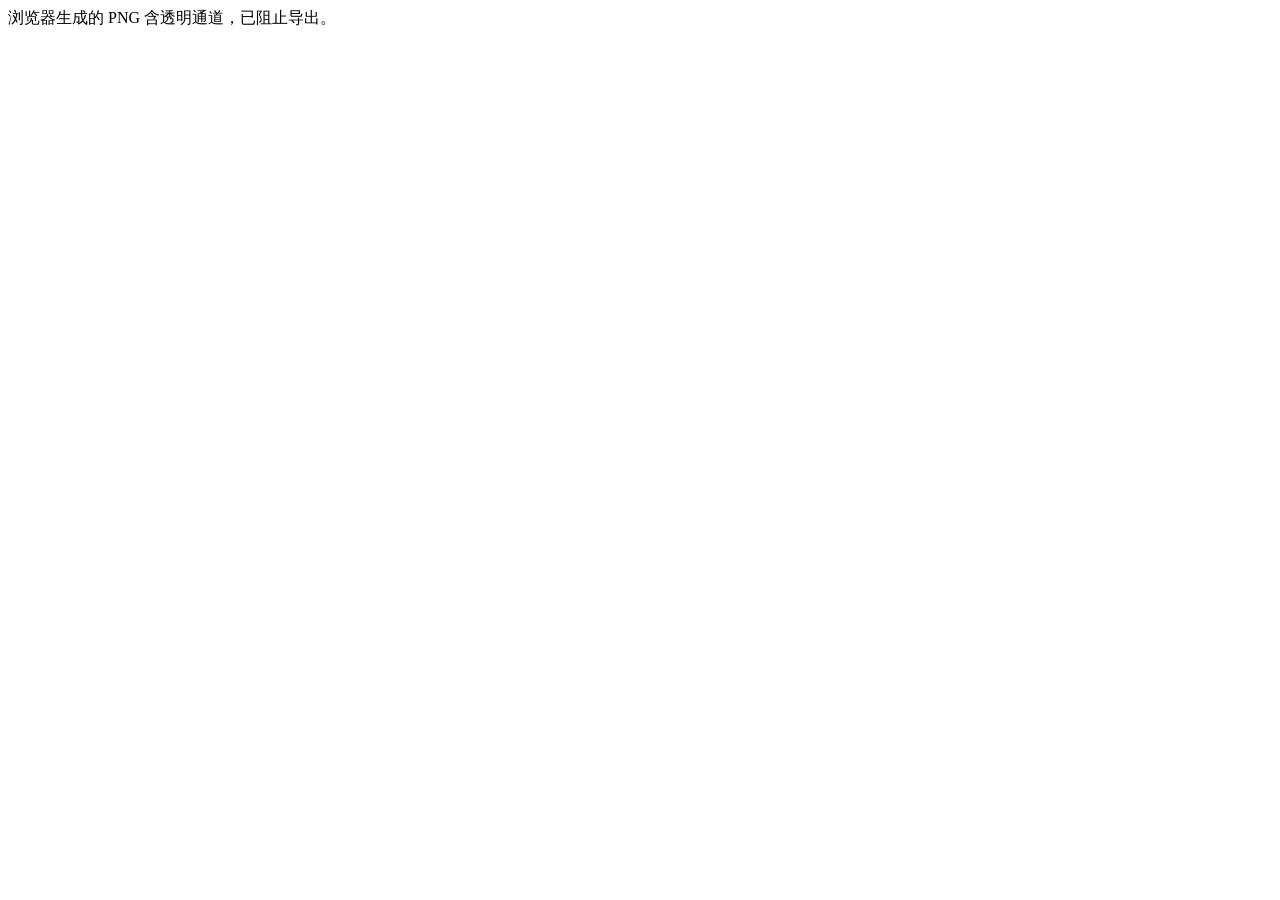
<file: codex/tests/icon-browser-smoke.html>
<!doctype html>
<html lang="en">
<head>
  <meta charset="utf-8">
  <title>Icon browser smoke test</title>
</head>
<body data-result="PENDING">
  <iframe id="app" title="Icon generator" hidden></iframe>
  <script>
    function waitFor(predicate, message) {
      return new Promise((resolve, reject) => {
        let attempts = 0;
        const check = () => {
          if (predicate()) {
            resolve();
          } else if (attempts >= 1800) {
            reject(new Error(message));
          } else {
            attempts += 1;
            setTimeout(check, 16);
          }
        };
        check();
      });
    }

    document.getElementById('app').addEventListener('load', async (event) => {
      try {
        document.body.dataset.step = 'app-loaded';
        const app = event.currentTarget.contentWindow;
        const iconCore = app.IconCore;
        if (!iconCore) {
          throw new Error('inline IconCore unavailable');
        }
        if (app.document.querySelector('link[rel="stylesheet"], script[src]')) {
          throw new Error('index.html is not self-contained');
        }
        const downloadButtons = Array.from(app.document.querySelectorAll('button[id^="download"]'));
        if (downloadButtons.length !== 1
          || downloadButtons[0].id !== 'downloadZip'
          || !downloadButtons[0].textContent.includes('统一 ZIP')) {
          throw new Error('the page must expose exactly one unified ZIP download button');
        }

        const backgroundSvg = '<svg xmlns="http://www.w3.org/2000/svg" width="1024" height="1024"><rect width="1024" height="1024" fill="#0a84ff"/></svg>';
        const middleSvg = '<svg xmlns="http://www.w3.org/2000/svg" width="1024" height="1024"><rect width="1024" height="1024" fill="#ff3b30"/></svg>';
        const foregroundSvg = '<svg xmlns="http://www.w3.org/2000/svg" width="1024" height="1024"><circle cx="512" cy="512" r="260" fill="white"/></svg>';
        app.loadLayerFile('default', 'background', new app.File([backgroundSvg], 'background.svg', { type: 'image/svg+xml' }));
        app.loadLayerFile('default', 'foreground', new app.File([foregroundSvg], 'foreground.svg', { type: 'image/svg+xml' }));
        await waitFor(
          () => downloadButtons.every((button) => !button.disabled),
          'required layers did not enable the unified ZIP export'
        );
        document.body.dataset.step = 'layers-ready';

        const layerScaleInput = (layer) => app.document.querySelector(`.layer-scale-input[data-layer="${layer}"]`);
        const layerScaleNumber = (layer) => app.document.querySelector(`.layer-scale-number[data-layer="${layer}"]`);
        const setNumber = (input, value) => {
          input.value = value;
          input.dispatchEvent(new app.Event('change', { bubbles: true }));
        };
        if (!layerScaleInput('middle').disabled) {
          throw new Error('missing optional middle layer scale should be disabled');
        }
        if (!layerScaleNumber('middle').disabled) {
          throw new Error('missing optional middle layer number should be disabled');
        }

        app.loadLayerFile('default', 'middle', new app.File([middleSvg], 'middle.svg', { type: 'image/svg+xml' }));
        await waitFor(() => !layerScaleInput('middle').disabled, 'middle layer scale did not enable');
        setNumber(layerScaleNumber('background'), 60);
        setNumber(layerScaleNumber('middle'), 50);
        setNumber(layerScaleNumber('foreground'), 40);
        if (layerScaleInput('background').value !== '60'
          || layerScaleInput('middle').value !== '50'
          || layerScaleInput('foreground').value !== '40') {
          throw new Error('numeric layer scales did not synchronize sliders');
        }

        const separatedPreview = app.renderIcon();
        const separatedContext = separatedPreview.getContext('2d');
        const pixelAt = (x, y) => Array.from(separatedContext.getImageData(x, y, 1, 1).data);
        if (pixelAt(10, 10).slice(0, 3).join(',') !== '245,245,247') {
          throw new Error('background layer did not scale independently');
        }
        if (pixelAt(700, 700).slice(0, 3).join(',') !== '255,59,48') {
          throw new Error('middle layer did not scale independently');
        }
        if (pixelAt(512, 512).slice(0, 3).join(',') !== '255,255,255') {
          throw new Error('foreground layer did not scale independently');
        }
        if (pixelAt(700, 512).slice(0, 3).join(',') !== '255,59,48') {
          throw new Error('foreground layer scale affected another layer');
        }

        const overallScale = app.document.getElementById('scale');
        const overallScaleNumber = app.document.getElementById('scaleNumber');
        setNumber(overallScaleNumber, 120);
        if (overallScale.value !== '120') {
          throw new Error('numeric overall scale did not synchronize slider');
        }
        const overallPreview = app.renderIcon();
        const overallPixel = Array.from(overallPreview.getContext('2d').getImageData(800, 512, 1, 1).data);
        if (overallPixel.slice(0, 3).join(',') !== '255,59,48') {
          throw new Error('overall scale no longer affects the combined icon');
        }

        setNumber(layerScaleNumber('background'), 100);
        setNumber(layerScaleNumber('middle'), 108);
        setNumber(layerScaleNumber('foreground'), 88);
        app.document.querySelector('[data-platform="tvos"]').click();
        if (layerScaleNumber('background').value !== '100'
          || layerScaleNumber('middle').value !== '108'
          || layerScaleNumber('foreground').value !== '88'
          || overallScaleNumber.value !== '100') {
          throw new Error('tvOS did not receive synchronized layer scales');
        }
        const tvPreview = app.renderIcon();
        const tvContext = tvPreview.getContext('2d');
        const tvOuterPixel = Array.from(tvContext.getImageData(130, 240, 1, 1).data);
        const tvMiddlePixel = Array.from(tvContext.getImageData(150, 240, 1, 1).data);
        if (tvOuterPixel.slice(0, 3).join(',') !== '10,132,255'
          || tvMiddlePixel.slice(0, 3).join(',') !== '255,59,48') {
          throw new Error('tvOS content layers were not adapted to the platform short edge');
        }
        app.document.querySelector('[data-platform="watchos"]').click();
        if (layerScaleNumber('background').value !== '100'
          || layerScaleNumber('middle').value !== '108'
          || layerScaleNumber('foreground').value !== '88'
          || overallScaleNumber.value !== '100') {
          throw new Error('watchOS did not receive synchronized layer scales');
        }
        const watchPreview = app.renderIcon();
        const watchPixel = Array.from(watchPreview.getContext('2d').getImageData(544, 544, 1, 1).data);
        if (watchPixel.slice(0, 3).join(',') !== '255,255,255') {
          throw new Error('watchOS render did not preserve synchronized foreground scale');
        }

        const defaultManifest = app.compositionManifest();
        if (defaultManifest.formatVersion !== 4
          || defaultManifest.layerScaleBehavior.synchronizedAcrossPlatforms !== true
          || defaultManifest.layerScaleBehavior.middleAndForegroundFit !== 'contain'
          || defaultManifest.releaseVariants.length !== 10
          || defaultManifest.modes.default.layers.background.scalePercent !== 100
          || defaultManifest.modes.default.layers.middle.scalePercent !== 108
          || defaultManifest.modes.default.layers.foreground.scalePercent !== 88) {
          throw new Error('layer scales are missing from composition manifest');
        }

        app.document.querySelector('[data-platform="ios"]').click();
        app.document.querySelector('[data-mode="dark"]').click();
        const inheritedCard = app.document.querySelector('[data-card-mode="dark"][data-card-layer="background"]');
        if (!inheritedCard.classList.contains('inherited') || !inheritedCard.textContent.includes('继承 Default')) {
          throw new Error('Dark mode did not inherit Default layers');
        }
        if (layerScaleNumber('foreground').value !== '100' || overallScaleNumber.value !== '100') {
          throw new Error('Dark mode scale state leaked from Default mode');
        }
        setNumber(layerScaleNumber('foreground'), 80);
        app.document.querySelector('[data-platform="tvos"]').click();
        if (layerScaleNumber('foreground').value !== '80') {
          throw new Error('Dark layer scale did not synchronize across platforms');
        }
        app.document.querySelector('[data-platform="ios"]').click();
        app.document.querySelector('[data-mode="default"]').click();
        if (layerScaleNumber('foreground').value !== '88') {
          throw new Error('Default layer scale was changed by Dark mode');
        }
        app.document.querySelector('[data-mode="dark"]').click();
        if (layerScaleNumber('foreground').value !== '80') {
          throw new Error('Dark layer scale was not preserved');
        }

        const preview = app.renderIcon();
        const previewBlob = await app.canvasToBlob(preview);
        const previewBytes = new app.Uint8Array(await previewBlob.arrayBuffer());
        if (iconCore.pngUsesTransparency(previewBytes)) {
          throw new Error('PNG contains transparency');
        }

        const maskedPreview = app.renderMaskedPreview();
        const maskedBlob = await app.canvasToBlob(maskedPreview, { allowTransparency: true });
        const maskedBytes = new app.Uint8Array(await maskedBlob.arrayBuffer());
        if (!iconCore.pngUsesTransparency(maskedBytes)) {
          throw new Error('masked preview PNG does not contain transparent corners');
        }

        app.document.querySelector('[data-mode="default"]').click();
        const platform = app.currentPlatform();
        const preparedBackground = app.renderPreparedLayer({ mode: 'default', platform, layer: 'background' });
        const preparedMiddle = app.renderPreparedLayer({ mode: 'default', platform, layer: 'middle' });
        const preparedForeground = app.renderPreparedLayer({ mode: 'default', platform, layer: 'foreground' });
        const reconstructed = app.document.createElement('canvas');
        reconstructed.width = platform.width;
        reconstructed.height = platform.height;
        const reconstructedContext = reconstructed.getContext('2d');
        reconstructedContext.drawImage(preparedBackground, 0, 0);
        reconstructedContext.drawImage(preparedMiddle, 0, 0);
        reconstructedContext.drawImage(preparedForeground, 0, 0);
        const releasePreview = app.renderIcon({ mode: 'default', platform });
        const releaseContext = releasePreview.getContext('2d');
        [[10, 10], [512, 512], [700, 512]].forEach(([x, y]) => {
          const actual = Array.from(reconstructedContext.getImageData(x, y, 1, 1).data);
          const expected = Array.from(releaseContext.getImageData(x, y, 1, 1).data);
          if (actual.join(',') !== expected.join(',')) {
            throw new Error('prepared release layers do not reconstruct the final icon');
          }
        });

        const releaseAssets = await app.releaseEntries();
        const releasePaths = releaseAssets.map((entry) => entry.path);
        if (releaseAssets.length !== 60 || new Set(releasePaths).size !== 60) {
          throw new Error('Release must contain 60 unique final PNG icons');
        }

        const releaseCounts = new Map();
        for (const entry of releaseAssets) {
          const match = entry.path.match(/^Release\/(iOS|tvOS|watchOS)\/AppIcon-(Default|Dark)-(16|32|128|256|512)pt@(1|2)x\.png$/);
          if (!match) {
            throw new Error(`Release contains a non-icon path: ${entry.path}`);
          }
          const [, platformName, modeName, pointSize, scale] = match;
          const bytes = new app.Uint8Array(await entry.blob.arrayBuffer());
          const view = new app.DataView(bytes.buffer, bytes.byteOffset, bytes.byteLength);
          const expectedPixelSize = Number(pointSize) * Number(scale);
          if (view.getUint32(16) !== expectedPixelSize || view.getUint32(20) !== expectedPixelSize) {
            throw new Error(`${entry.path} has incorrect PNG dimensions`);
          }
          if (iconCore.pngUsesTransparency(bytes)) {
            throw new Error(`${entry.path} is not an opaque PNG`);
          }
          const countKey = `${platformName}-${modeName}`;
          releaseCounts.set(countKey, (releaseCounts.get(countKey) || 0) + 1);
        }
        ['iOS', 'tvOS', 'watchOS'].forEach((platformName) => {
          ['Default', 'Dark'].forEach((modeName) => {
            if (releaseCounts.get(`${platformName}-${modeName}`) !== 10) {
              throw new Error(`${platformName} ${modeName} does not contain 10 final icons`);
            }
          });
        });

        const downloads = [];
        app.downloadBlob = (blob, filename) => {
          downloads.push({ blob, filename });
        };
        app.document.getElementById('downloadZip').click();
        await waitFor(() => downloads.length === 1, 'unified ZIP download was not produced');
        document.body.dataset.step = 'zip-created';
        if (downloads[0].filename !== 'AppIcon.zip') {
          throw new Error('unified ZIP filename is incorrect');
        }
        const zipText = new TextDecoder().decode(new Uint8Array(await downloads[0].blob.arrayBuffer()));
        [
          ...releasePaths,
          'Release/iOS/AppIcon-Default-16pt@1x.png',
          'Release/iOS/AppIcon-Dark-512pt@2x.png',
          'Release/tvOS/AppIcon-Default-128pt@2x.png',
          'Release/watchOS/AppIcon-Dark-256pt@1x.png',
          'Preview/Original/Default/01-background.svg',
          'Preview/Original/Default/02-middle.svg',
          'Preview/Original/Dark/03-foreground.svg',
          'Preview/Masked/iOS/AppIcon-Default-Masked-1024x1024.png',
          'Preview/Masked/watchOS/AppIcon-Dark-Masked-1088x1088.png',
          'Preview/Docs/composition.json',
          'Preview/Docs/README.txt',
          'Preview/Docs/DIRECTORY-GUIDE.md'
        ].forEach((path) => {
          if (!zipText.includes(path)) {
            throw new Error(`unified ZIP is missing ${path}`);
          }
        });
        [
          'Release/PNG/',
          'Release/Layers/',
          'Release/Xcode/',
          'Release/README.txt',
          'Release/iOS-macOS/',
          'Release/iOS/AppIcon.appiconset/',
          'Release/iOS/Contents.json',
          'Source/'
        ].forEach((path) => {
          if (zipText.includes(path)) {
            throw new Error(`unified ZIP contains legacy release path ${path}`);
          }
        });

        window.testZipBlob = downloads[0].blob;
        document.body.dataset.result = 'PASS';
        document.body.textContent = '60 Release icons and unified ZIP export flow passed';
      } catch (error) {
        document.body.dataset.result = 'FAIL';
        document.body.textContent = error.message;
      }
    });
    document.getElementById('app').src = '../index.html';
  </script>
</body>
</html>
</file>
<file: codex/assets/css/shared.css>
:root {
  color-scheme: light;
  --bg: #f6f7f9;
  --panel: #ffffff;
  --text: #15171a;
  --muted: #68707d;
  --line: #dce1e8;
  --soft-line: #eef1f5;
  --accent: #0a84ff;
  --accent-dark: #0067d5;
  --accent-soft: #eaf4ff;
  --warn: #b45309;
  --radius: 8px;
  --shadow: 0 14px 42px rgba(20, 31, 49, 0.08);
}

* {
  box-sizing: border-box;
}

body {
  margin: 0;
  min-height: 100vh;
  background:
    linear-gradient(180deg, rgba(255, 255, 255, 0.88), rgba(246, 247, 249, 0.98)),
    var(--bg);
  color: var(--text);
  font-family: -apple-system, BlinkMacSystemFont, "SF Pro Text", "PingFang SC", "Segoe UI", sans-serif;
}

button,
input,
select {
  font: inherit;
}

a {
  color: inherit;
  text-decoration: none;
}

.page {
  max-width: 1280px;
  margin: 0 auto;
  padding: 28px 24px 40px;
}

.topbar {
  display: flex;
  align-items: flex-end;
  justify-content: space-between;
  gap: 20px;
  padding: 18px 0 24px;
  border-bottom: 1px solid var(--line);
}

.brand h1 {
  margin: 0;
  font-size: clamp(28px, 4vw, 46px);
  line-height: 1.05;
  letter-spacing: 0;
}

.brand p {
  max-width: 760px;
  margin: 10px 0 0;
  color: var(--muted);
  font-size: 14px;
  line-height: 1.7;
}

.nav {
  display: flex;
  flex-wrap: wrap;
  justify-content: flex-end;
  gap: 8px;
}

.nav a {
  display: inline-flex;
  align-items: center;
  min-height: 34px;
  padding: 7px 12px;
  border: 1px solid var(--line);
  border-radius: 7px;
  background: var(--panel);
  color: #344054;
  font-size: 13px;
  font-weight: 650;
}

.nav a:hover {
  border-color: rgba(10, 132, 255, 0.42);
  color: var(--accent-dark);
}

.content {
  display: grid;
  grid-template-columns: minmax(0, 1fr) 260px;
  gap: 28px;
  align-items: start;
  padding-top: 28px;
}

.main {
  min-width: 0;
}

.section-title {
  display: flex;
  align-items: center;
  justify-content: space-between;
  gap: 14px;
  margin-bottom: 14px;
}

.section-title h2 {
  margin: 0;
  font-size: 18px;
  letter-spacing: 0;
}

.section-title span {
  color: var(--muted);
  font-size: 13px;
  text-align: right;
}

.panel {
  border: 1px solid var(--line);
  border-radius: var(--radius);
  background: var(--panel);
  box-shadow: var(--shadow);
}

.panel h2 {
  margin: 0;
  padding: 16px 16px 0;
  font-size: 15px;
  letter-spacing: 0;
}

.panel-body {
  padding: 16px;
}

.button {
  display: inline-flex;
  align-items: center;
  justify-content: center;
  min-height: 40px;
  padding: 8px 12px;
  border: 1px solid var(--accent);
  border-radius: 7px;
  background: var(--accent);
  color: #fff;
  cursor: pointer;
  font-weight: 750;
  transition: transform 120ms ease, background 120ms ease, border-color 120ms ease;
}

.button:hover {
  background: var(--accent-dark);
}

.button:active {
  transform: translateY(1px);
}

.button.secondary {
  border-color: var(--line);
  background: var(--panel);
  color: #1c2633;
}

.button.secondary:hover {
  background: #f4f6f9;
}

.button:disabled {
  border-color: transparent;
  background: #d7dde6;
  color: #7c8797;
  cursor: not-allowed;
  transform: none;
}

.ad-space {
  position: sticky;
  top: 24px;
  min-height: calc(100vh - 96px);
  padding-left: 22px;
  border-left: 1px solid var(--line);
}

.ad-line {
  height: 100%;
  min-height: 560px;
  border: 1px dashed #cfd6e2;
  border-radius: var(--radius);
  background:
    linear-gradient(180deg, rgba(255, 255, 255, 0.72), rgba(255, 255, 255, 0.28)),
    repeating-linear-gradient(0deg, transparent 0 34px, rgba(15, 23, 42, 0.035) 34px 35px);
}

@media (max-width: 900px) {
  .topbar {
    display: block;
  }

  .nav {
    justify-content: flex-start;
    margin-top: 18px;
  }

  .content {
    grid-template-columns: 1fr;
  }

  .ad-space {
    position: static;
    min-height: 120px;
    padding-top: 18px;
    padding-left: 0;
    border-top: 1px solid var(--line);
    border-left: 0;
  }

  .ad-line {
    min-height: 120px;
  }
}

@media (max-width: 640px) {
  .page {
    padding: 18px 14px 28px;
  }

  .section-title {
    display: block;
  }

  .section-title span {
    display: block;
    margin-top: 6px;
    text-align: left;
  }
}
</file>
<file: codex/assets/css/color.css>
.summary {
  display: grid;
  grid-template-columns: repeat(3, minmax(0, 1fr));
  gap: 10px;
  margin-bottom: 14px;
}

.summary-card {
  padding: 12px;
  border: 1px solid var(--line);
  border-radius: var(--radius);
  background: var(--panel);
  box-shadow: var(--shadow);
}

.summary-card b {
  display: block;
  margin-bottom: 4px;
  font-size: 18px;
  font-variant-numeric: tabular-nums;
}

.summary-card span {
  color: var(--muted);
  font-size: 12px;
}

.palette {
  display: grid;
  grid-template-columns: repeat(auto-fill, minmax(92px, 1fr));
  gap: 6px;
}

.color-card {
  overflow: hidden;
  border: 1px solid var(--line);
  border-radius: var(--radius);
  background: var(--panel);
}

.color-card.pantone {
  border-color: #ff7a59;
  box-shadow: 0 0 0 2px rgba(255, 122, 89, 0.16), var(--shadow);
}

.swatch {
  height: 42px;
  border-bottom: 1px solid rgba(19, 32, 34, 0.1);
  background: var(--color);
}

.color-info {
  display: grid;
  gap: 3px;
  padding: 6px;
}

.color-name {
  display: flex;
  align-items: center;
  justify-content: space-between;
  gap: 6px;
  min-width: 0;
}

.color-name strong {
  overflow: hidden;
  font-size: 11px;
  text-overflow: ellipsis;
  white-space: nowrap;
}

.rgb,
.hex {
  color: var(--muted);
  font-size: 10px;
  font-variant-numeric: tabular-nums;
  white-space: nowrap;
}

.tag {
  flex: 0 0 auto;
  padding: 3px 6px;
  border: 1px solid rgba(255, 122, 89, 0.42);
  border-radius: 999px;
  background: #fff1ec;
  color: #ba3a1f;
  font-size: 10px;
  font-weight: 850;
  letter-spacing: 0;
}

.pantone-strip {
  display: grid;
  grid-template-columns: repeat(6, minmax(0, 1fr));
  gap: 10px;
  margin: 18px 0 0;
  padding-top: 14px;
  border-top: 1px solid var(--line);
}

.section-title.secondary-title {
  margin-top: 24px;
}

@media (max-width: 1120px) {
  .palette,
  .pantone-strip {
    grid-template-columns: repeat(4, minmax(0, 1fr));
  }
}

@media (max-width: 640px) {
  .summary {
    display: block;
  }

  .summary-card {
    margin-bottom: 10px;
  }

  .palette,
  .pantone-strip {
    grid-template-columns: 1fr;
  }
}
</file>
<file: codex/assets/css/tools.css>
.tool-grid {
  display: grid;
  grid-template-columns: repeat(2, minmax(0, 1fr));
  gap: 14px;
}

.tool-card {
  display: grid;
  gap: 14px;
  min-height: 168px;
  padding: 18px;
  border: 1px solid var(--line);
  border-radius: var(--radius);
  background: var(--panel);
  box-shadow: var(--shadow);
  transition: transform 140ms ease, border-color 140ms ease, box-shadow 140ms ease;
}

.tool-card:hover {
  border-color: rgba(10, 132, 255, 0.45);
  box-shadow: 0 18px 48px rgba(20, 31, 49, 0.12);
  transform: translateY(-2px);
}

.tool-head {
  display: flex;
  align-items: flex-start;
  justify-content: space-between;
  gap: 12px;
}

.tool-icon {
  display: grid;
  place-items: center;
  width: 42px;
  height: 42px;
  border-radius: var(--radius);
  background: var(--accent-soft);
  color: var(--accent);
  font-size: 22px;
  font-weight: 800;
}

.status {
  padding: 4px 8px;
  border: 1px solid #cfe5ff;
  border-radius: 999px;
  background: #f0f7ff;
  color: #0067d5;
  font-size: 12px;
  font-weight: 700;
  white-space: nowrap;
}

.tool-card h3 {
  margin: 0;
  font-size: 17px;
  letter-spacing: 0;
}

.tool-card p {
  margin: 0;
  color: var(--muted);
  font-size: 13px;
  line-height: 1.65;
}

.meta {
  display: flex;
  flex-wrap: wrap;
  align-self: end;
  gap: 8px;
}

.meta span {
  padding: 5px 8px;
  border: 1px solid var(--soft-line);
  border-radius: 6px;
  background: #fbfcfe;
  color: #4b5563;
  font-size: 12px;
}

@media (max-width: 640px) {
  .tool-grid {
    grid-template-columns: 1fr;
  }
}
</file>
